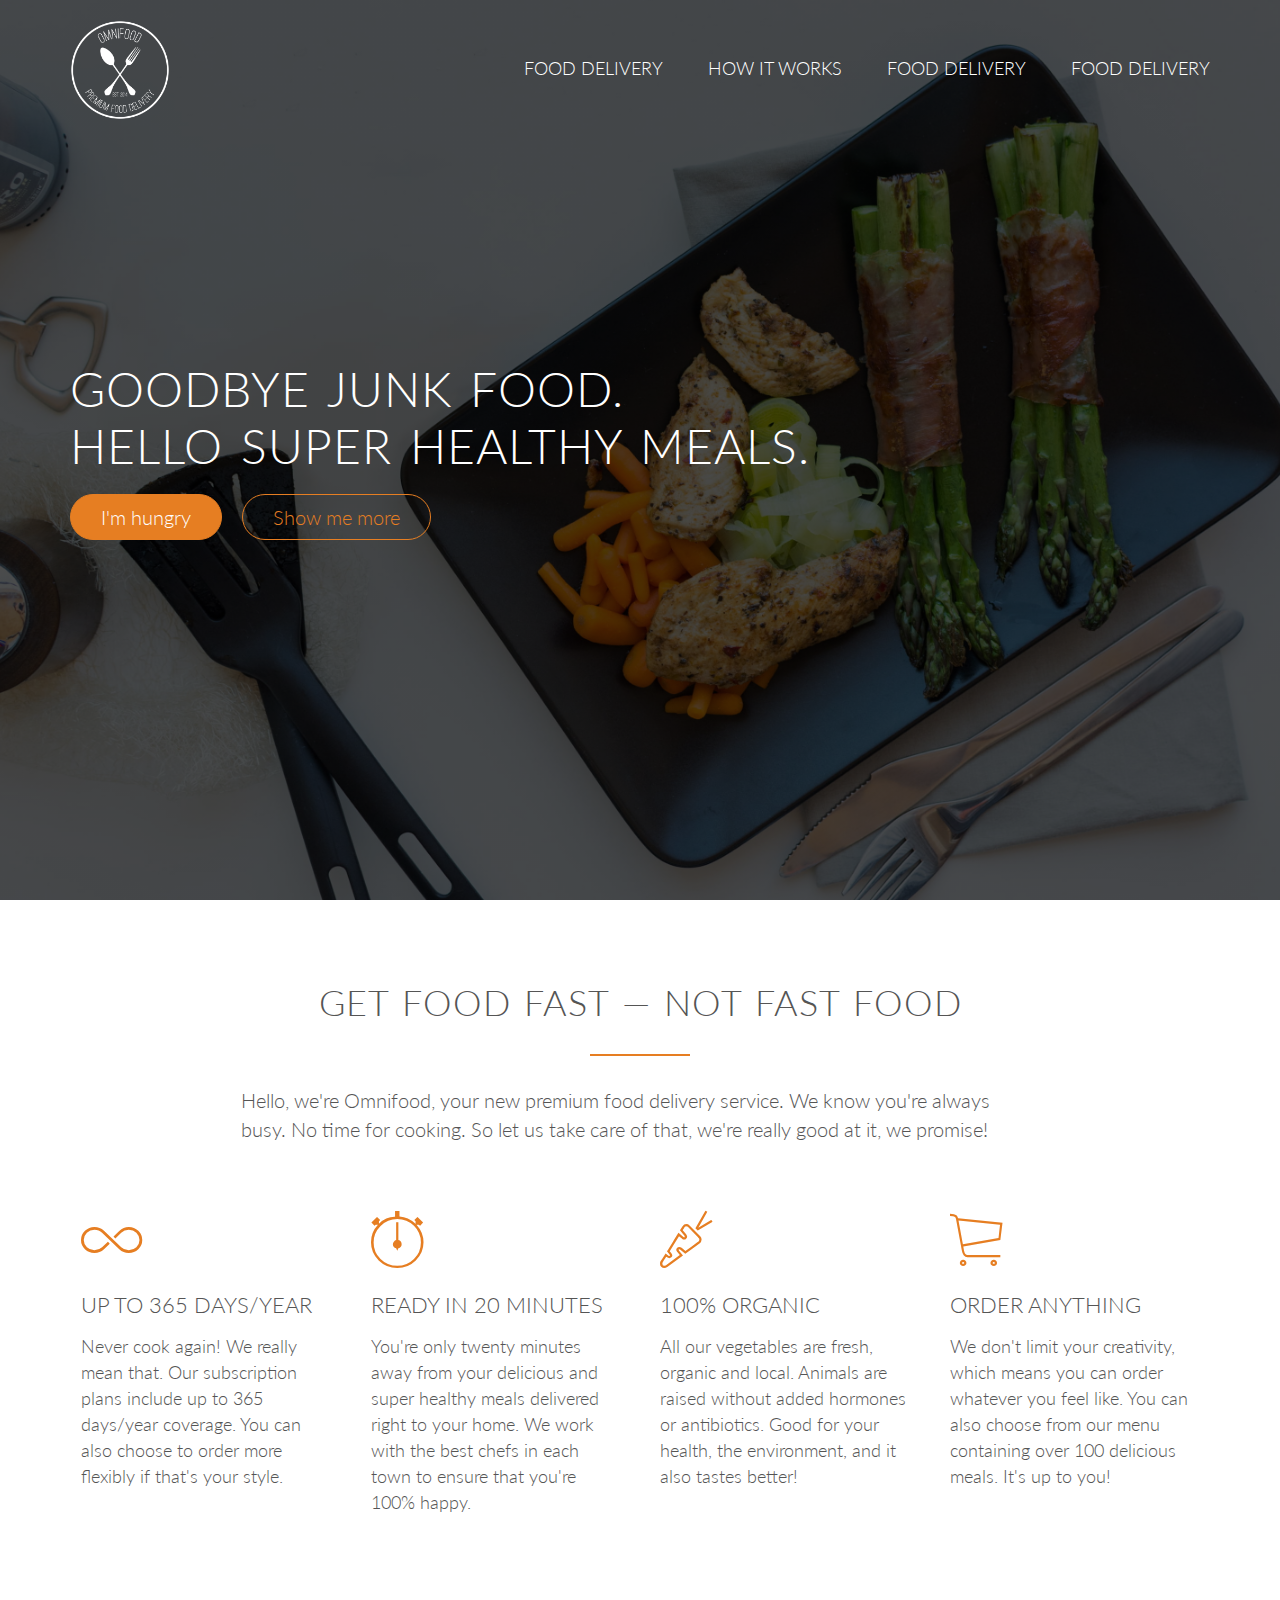
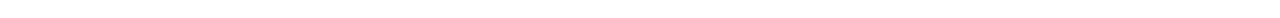
<file: css contents/2_features_sample/index.html>
<!DOCTYPE html>
<html lang="en">
<head>
  <meta name="viewport" content="width=device-width, initial-scale=1.0">

  <!-- i don't make -->
  <link rel="stylesheet" type="text/css" href="vendors/css/normalize.css">
  <link rel="stylesheet" type="text/css" href="vendors/css/grid.css">
  <link rel="stylesheet" type="text/css" href="vendors/css/ionicons.min.css">
  <link rel="stylesheet" type="text/css" href="vendors/css/animate.css">

  <!-- i make-->
  <link rel="stylesheet" type="text/css" href="resources/css/style.css">
  <link rel="stylesheet" type="text/css" href="resources/css/queries.css">

  <!-- fonts -->
  <link href='http://fonts.googleapis.com/css?family=Lato:100,300,400,300italic' rel='stylesheet' type='text/css'>

  <title>Omnifood</title>
</head>

<body>
  <header>
    <nav>
      <div class="row">
        <img src="resources/img/logo-white.png" alt="Omnifood logo" class="logo">
        <ul class="main-nav">
          <li><a href="#">Food delivery</a></li>
          <li><a href="#">How it works</a></li>
          <li><a href="#">Food delivery</a></li>
          <li><a href="#">Food delivery</a></li>
        </ul>
      </div>
    </nav>
    <div class="hero-text-box">
      <h1>Goodbye junk food.<br />Hello super healthy meals.</h1>
      <a class="btn btn-full js--scroll-to-plans" href="#">I'm hungry</a>
      <a class="btn btn-ghost js--scroll-to-start" href="#">Show me more</a>
    </div>
  </header>


  <section class="section-features">
    <div class="row">
      <h2>Get food fast &mdash; not fast food</h2>
      <p class="long-copy">
          Hello, we're Omnifood, your new premium food delivery service. We know you're always busy. No time for cooking. So let us take care of that, we're really good at it, we promise!
      </p>
    </div>

    <div class="row">
      <div class="col span-1-of-4 box">
        <i class="ion-ios-infinite-outline icon-big"></i>
        <h3>Up to 365 days/year</h3>
        <p>
            Never cook again! We really mean that. Our subscription plans include up to 365 days/year coverage. You can also choose to order more flexibly if that's your style.
        </p>
      </div>
      <div class="col span-1-of-4 box">
          <i class="ion-ios-stopwatch-outline icon-big"></i>
          <h3>Ready in 20 minutes</h3>
          <p>
              You're only twenty minutes away from your delicious and super healthy meals delivered right to your home. We work with the best chefs in each town to ensure that you're 100% happy.
          </p>
      </div>
      <div class="col span-1-of-4 box">
          <i class="ion-ios-nutrition-outline icon-big"></i>
          <h3>100% organic</h3>
          <p>
              All our vegetables are fresh, organic and local. Animals are raised without added hormones or antibiotics. Good for your health, the environment, and it also tastes better!
          </p>
      </div>
      <div class="col span-1-of-4 box">
          <i class="ion-ios-cart-outline icon-big"></i>
          <h3>Order anything</h3>
          <p>
              We don't limit your creativity, which means you can order whatever you feel like. You can also choose from our menu containing over 100 delicious meals. It's up to you!
          </p>
      </div>
    </div>
  </section>


</body>

</html>
</file>
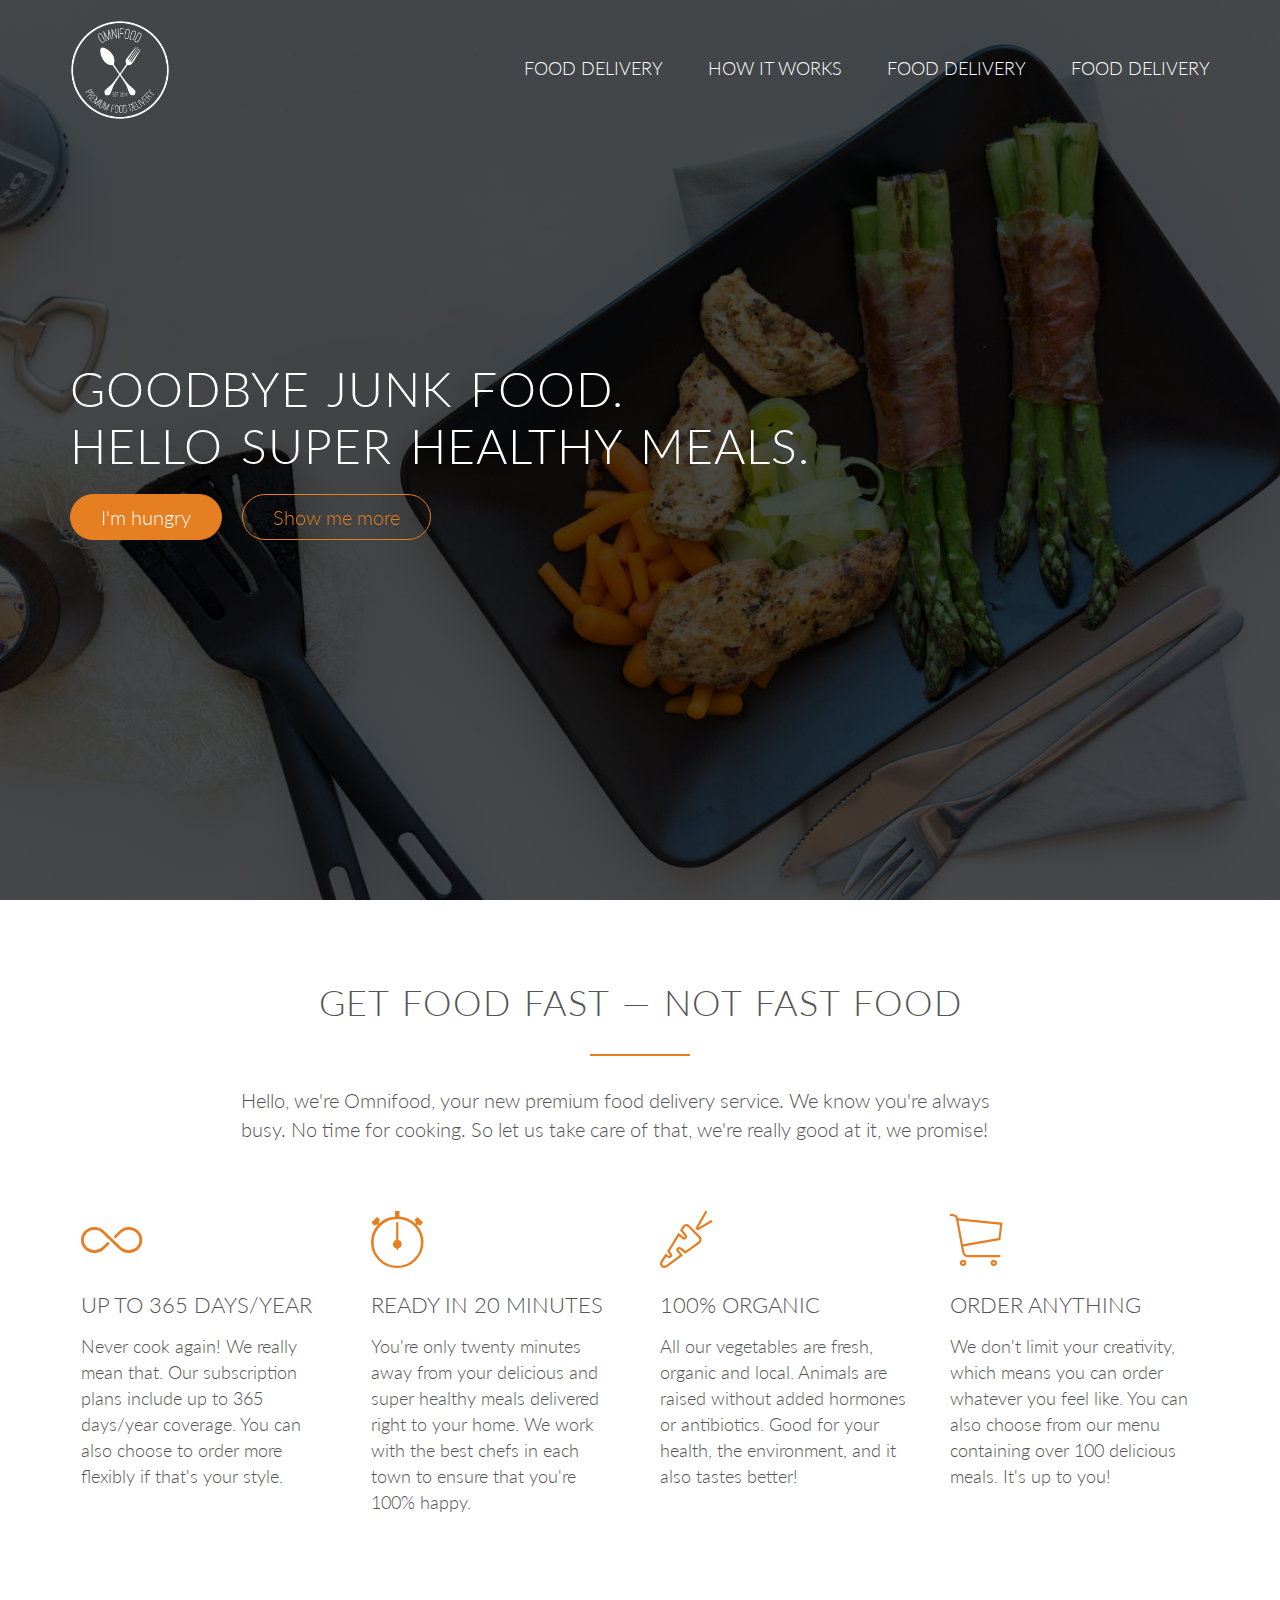
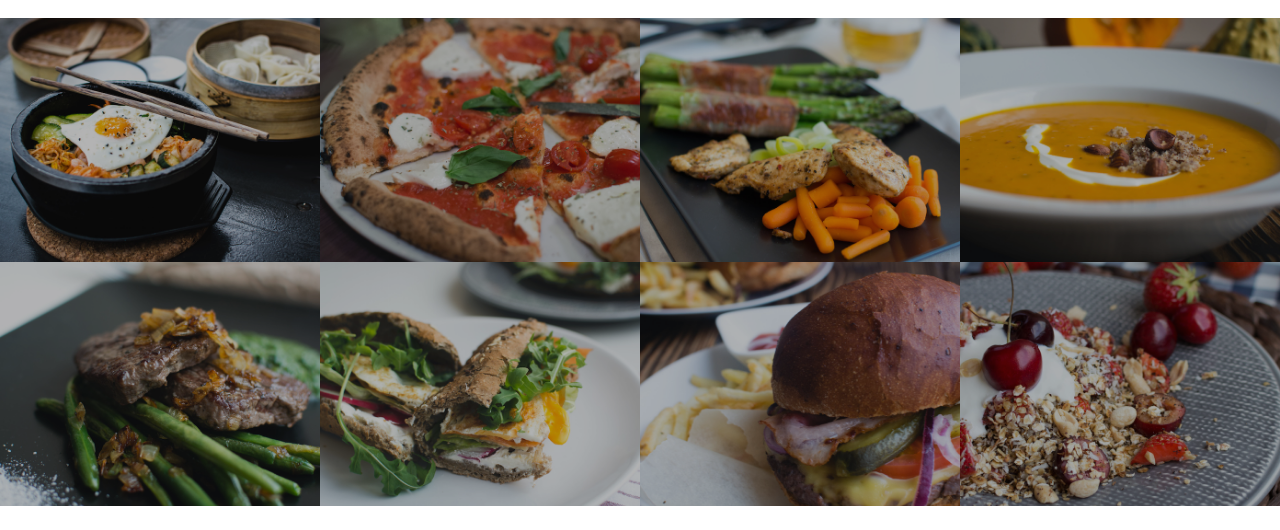
<file: css contents/3_favarite_sample/index.html>
<!DOCTYPE html>
<html lang="en">
<head>
  <meta name="viewport" content="width=device-width, initial-scale=1.0">

  <!-- i don't make -->
  <link rel="stylesheet" type="text/css" href="vendors/css/normalize.css">
  <link rel="stylesheet" type="text/css" href="vendors/css/grid.css">
  <link rel="stylesheet" type="text/css" href="vendors/css/ionicons.min.css">
  <link rel="stylesheet" type="text/css" href="vendors/css/animate.css">

  <!-- i make-->
  <link rel="stylesheet" type="text/css" href="resources/css/style.css">
  <link rel="stylesheet" type="text/css" href="resources/css/queries.css">

  <!-- fonts -->
  <link href='http://fonts.googleapis.com/css?family=Lato:100,300,400,300italic' rel='stylesheet' type='text/css'>

  <title>Omnifood</title>
</head>

<body>
  <header>
    <nav>
      <div class="row">
        <img src="resources/img/logo-white.png" alt="Omnifood logo" class="logo">
        <ul class="main-nav">
          <li><a href="#">Food delivery</a></li>
          <li><a href="#">How it works</a></li>
          <li><a href="#">Food delivery</a></li>
          <li><a href="#">Food delivery</a></li>
        </ul>
      </div>
    </nav>
    <div class="hero-text-box">
      <h1>Goodbye junk food.<br />Hello super healthy meals.</h1>
      <a class="btn btn-full js--scroll-to-plans" href="#">I'm hungry</a>
      <a class="btn btn-ghost js--scroll-to-start" href="#">Show me more</a>
    </div>
  </header>


  <section class="section-features">
    <div class="row">
      <h2>Get food fast &mdash; not fast food</h2>
      <p class="long-copy">
          Hello, we're Omnifood, your new premium food delivery service. We know you're always busy. No time for cooking. So let us take care of that, we're really good at it, we promise!
      </p>
    </div>

    <div class="row">
      <div class="col span-1-of-4 box">
        <i class="ion-ios-infinite-outline icon-big"></i>
        <h3>Up to 365 days/year</h3>
        <p>
            Never cook again! We really mean that. Our subscription plans include up to 365 days/year coverage. You can also choose to order more flexibly if that's your style.
        </p>
      </div>
      <div class="col span-1-of-4 box">
          <i class="ion-ios-stopwatch-outline icon-big"></i>
          <h3>Ready in 20 minutes</h3>
          <p>
              You're only twenty minutes away from your delicious and super healthy meals delivered right to your home. We work with the best chefs in each town to ensure that you're 100% happy.
          </p>
      </div>
      <div class="col span-1-of-4 box">
          <i class="ion-ios-nutrition-outline icon-big"></i>
          <h3>100% organic</h3>
          <p>
              All our vegetables are fresh, organic and local. Animals are raised without added hormones or antibiotics. Good for your health, the environment, and it also tastes better!
          </p>
      </div>
      <div class="col span-1-of-4 box">
          <i class="ion-ios-cart-outline icon-big"></i>
          <h3>Order anything</h3>
          <p>
              We don't limit your creativity, which means you can order whatever you feel like. You can also choose from our menu containing over 100 delicious meals. It's up to you!
          </p>
      </div>
    </div>
  </section>

  
  <section class="section-meals">
    <ul class="meals-showcase clearfix">
      <li>
          <figure class="meal-photo">
              <img src="resources/img/1.jpg" alt="Korean bibimbap with egg and vegetables">
          </figure>
      </li>
      <li>
          <figure class="meal-photo">
              <img src="resources/img/2.jpg" alt="Simple italian pizza with cherry tomatoes">
          </figure>
      </li>
      <li>
          <figure class="meal-photo">
              <img src="resources/img/3.jpg" alt="Chicken breast steak with vegetables">
          </figure>
      </li>
      <li>
          <figure class="meal-photo">
              <img src="resources/img/4.jpg" alt="Autumn pumpkin soup">
          </figure>
      </li>
    </ul>
    <ul class="meals-showcase clearfix">
        <li>
            <figure class="meal-photo">
                <img src="resources/img/5.jpg" alt="Paleo beef steak with vegetables">
            </figure>
        </li>
        <li>
            <figure class="meal-photo">
                <img src="resources/img/6.jpg" alt="Healthy baguette with egg and vegetables">
            </figure>
        </li>
        <li>
            <figure class="meal-photo">
                <img src="resources/img/7.jpg" alt="Burger with cheddar and bacon">
            </figure>
        </li>
        <li>
            <figure class="meal-photo">
                <img src="resources/img/8.jpg" alt="Granola with cherries and strawberries">
            </figure>
        </li>
    </ul>
  </section>


</body>

</html>
</file>
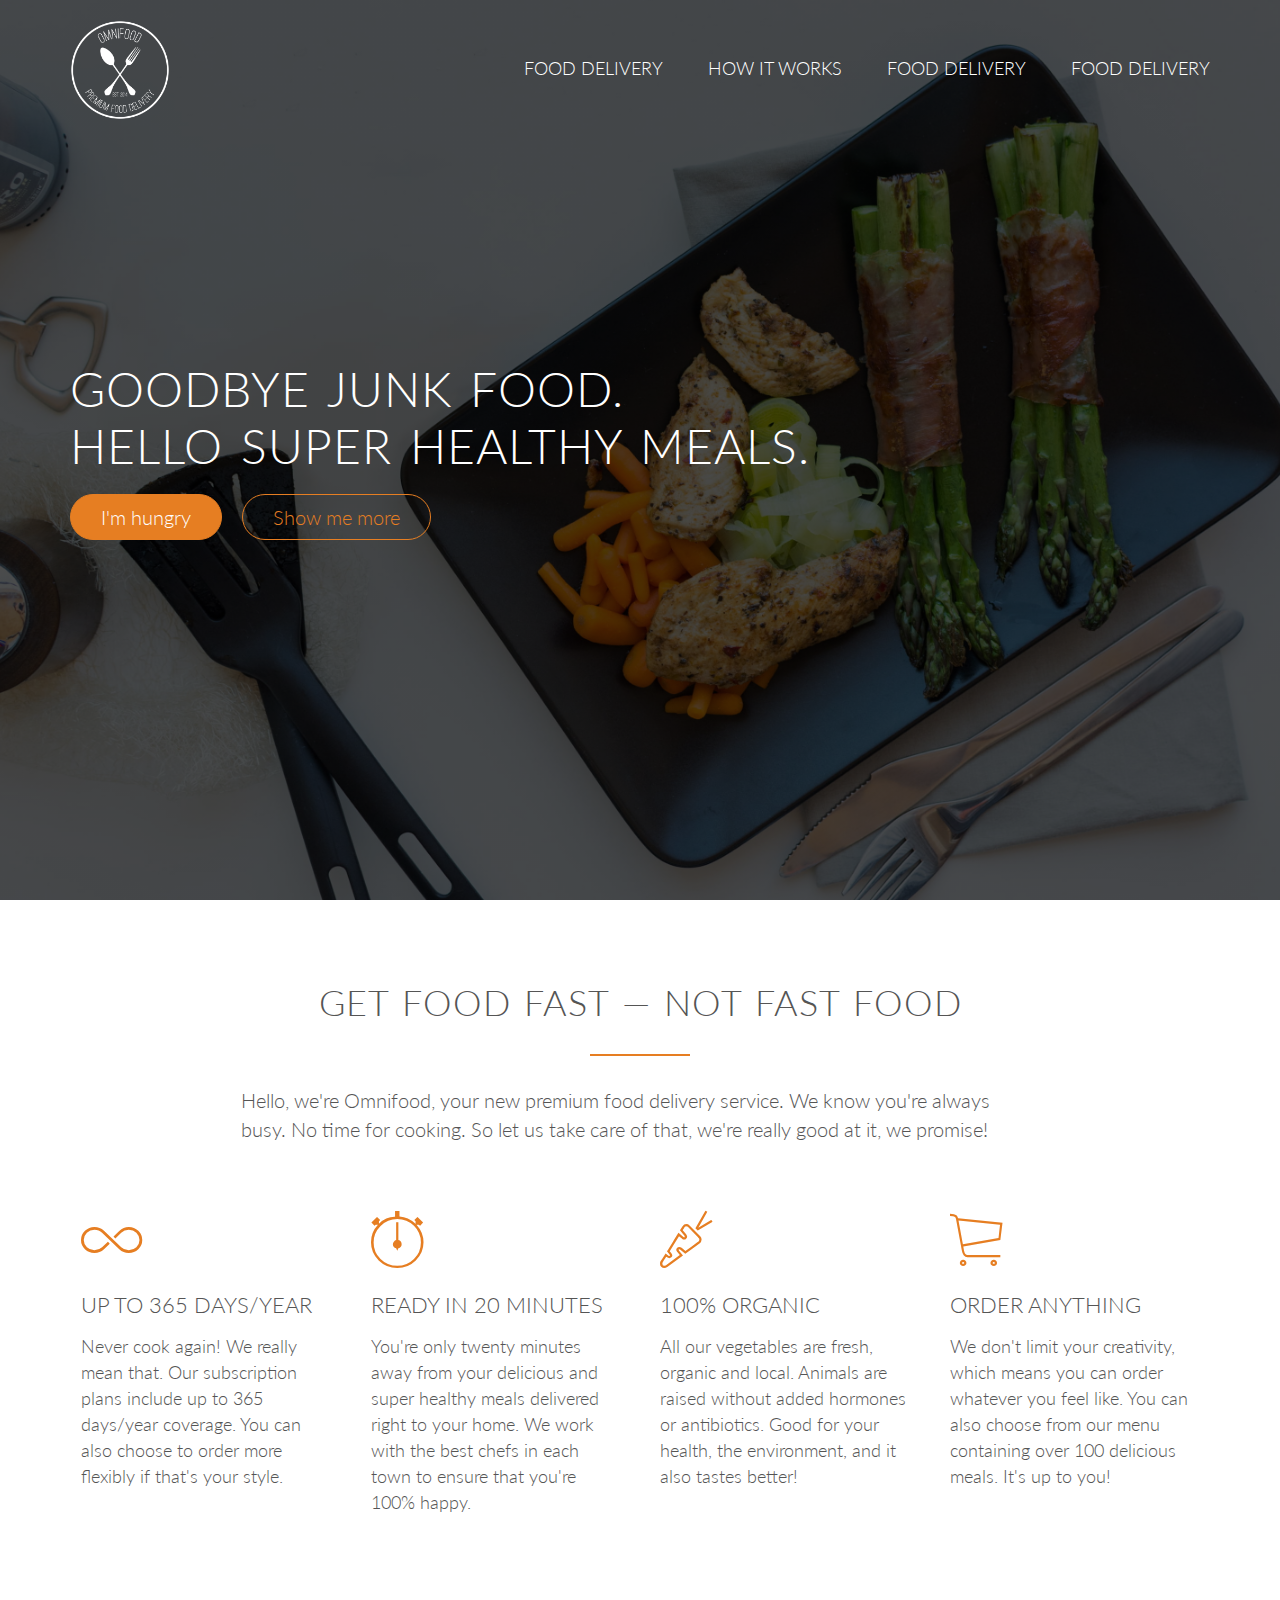
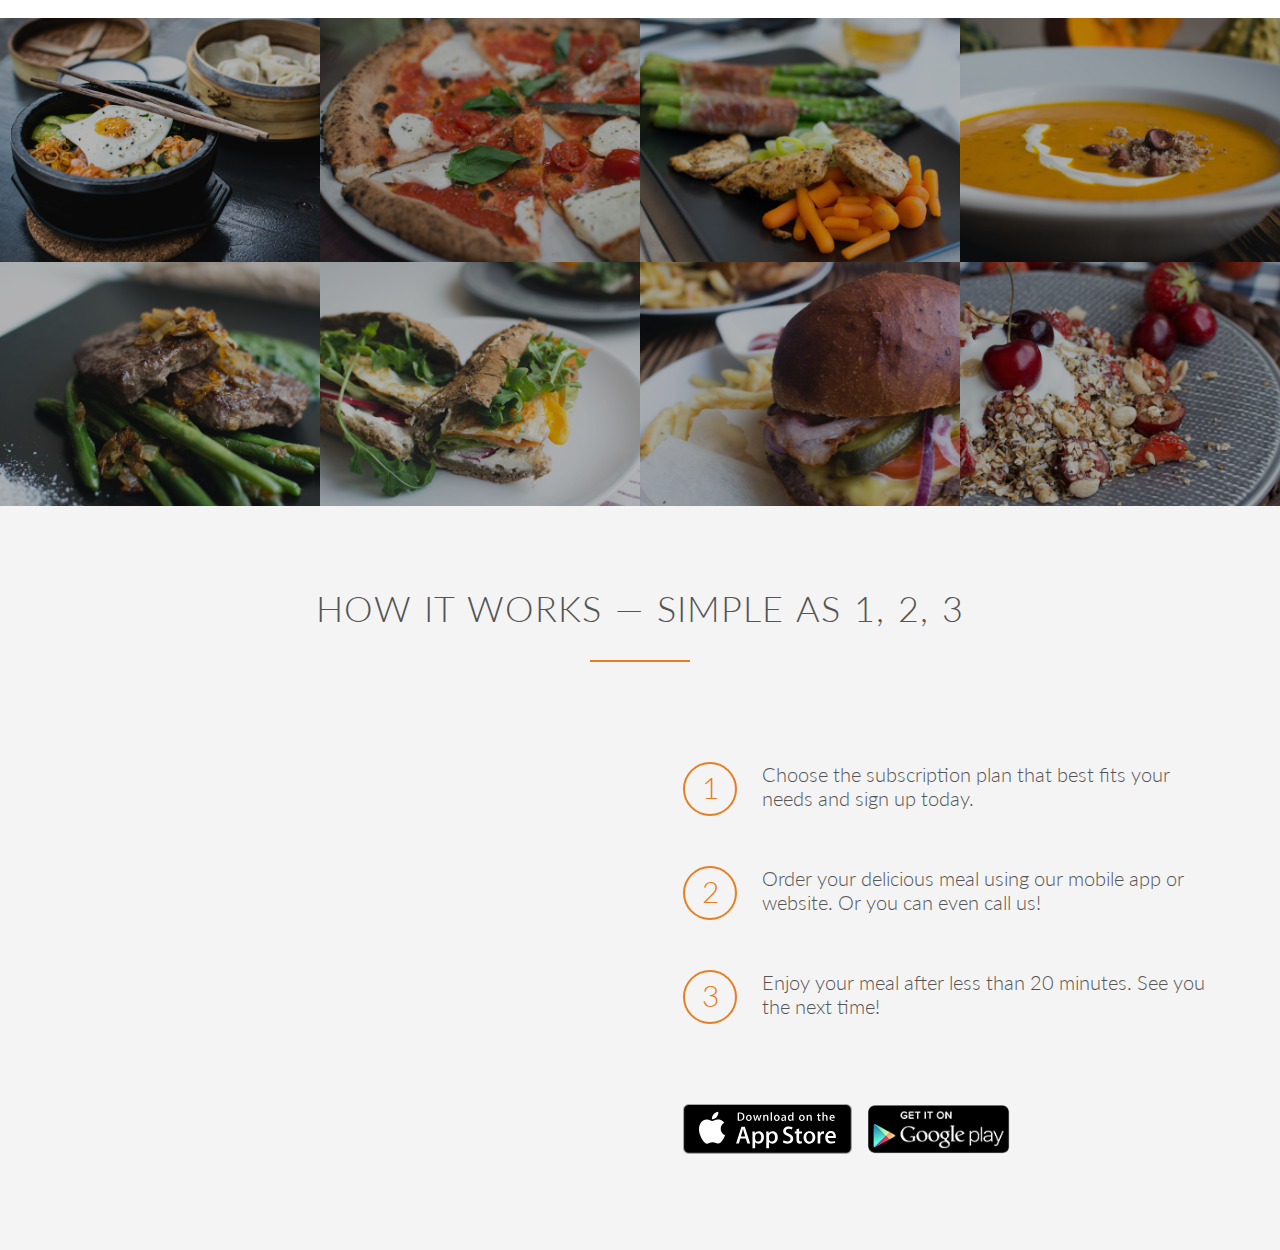
<file: css contents/4_works_sample/index.html>
<!DOCTYPE html>
<html lang="en">
<head>
    <meta name="viewport" content="width=device-width, initial-scale=1.0">

    <!-- i don't make -->
    <link rel="stylesheet" type="text/css" href="vendors/css/normalize.css">
    <link rel="stylesheet" type="text/css" href="vendors/css/grid.css">
    <link rel="stylesheet" type="text/css" href="vendors/css/ionicons.min.css">
    <link rel="stylesheet" type="text/css" href="vendors/css/animate.css">

    <!-- i make-->
    <link rel="stylesheet" type="text/css" href="resources/css/style.css">
    <link rel="stylesheet" type="text/css" href="resources/css/queries.css">

    <!-- fonts -->
    <link href='http://fonts.googleapis.com/css?family=Lato:100,300,400,300italic' rel='stylesheet' type='text/css'>

    <title>Omnifood</title>
</head>

<body>
    <header>
    <nav>
        <div class="row">
        <img src="resources/img/logo-white.png" alt="Omnifood logo" class="logo">
        <ul class="main-nav">
            <li><a href="#">Food delivery</a></li>
            <li><a href="#">How it works</a></li>
            <li><a href="#">Food delivery</a></li>
            <li><a href="#">Food delivery</a></li>
        </ul>
        </div>
    </nav>
    <div class="hero-text-box">
        <h1>Goodbye junk food.<br />Hello super healthy meals.</h1>
        <a class="btn btn-full js--scroll-to-plans" href="#">I'm hungry</a>
        <a class="btn btn-ghost js--scroll-to-start" href="#">Show me more</a>
    </div>
    </header>


    <section class="section-features">
    <div class="row">
        <h2>Get food fast &mdash; not fast food</h2>
        <p class="long-copy">
            Hello, we're Omnifood, your new premium food delivery service. We know you're always busy. No time for cooking. So let us take care of that, we're really good at it, we promise!
        </p>
    </div>

    <div class="row">
        <div class="col span-1-of-4 box">
        <i class="ion-ios-infinite-outline icon-big"></i>
        <h3>Up to 365 days/year</h3>
        <p>
            Never cook again! We really mean that. Our subscription plans include up to 365 days/year coverage. You can also choose to order more flexibly if that's your style.
        </p>
        </div>
        <div class="col span-1-of-4 box">
            <i class="ion-ios-stopwatch-outline icon-big"></i>
            <h3>Ready in 20 minutes</h3>
            <p>
                You're only twenty minutes away from your delicious and super healthy meals delivered right to your home. We work with the best chefs in each town to ensure that you're 100% happy.
            </p>
        </div>
        <div class="col span-1-of-4 box">
            <i class="ion-ios-nutrition-outline icon-big"></i>
            <h3>100% organic</h3>
            <p>
                All our vegetables are fresh, organic and local. Animals are raised without added hormones or antibiotics. Good for your health, the environment, and it also tastes better!
            </p>
        </div>
        <div class="col span-1-of-4 box">
            <i class="ion-ios-cart-outline icon-big"></i>
            <h3>Order anything</h3>
            <p>
                We don't limit your creativity, which means you can order whatever you feel like. You can also choose from our menu containing over 100 delicious meals. It's up to you!
            </p>
        </div>
    </div>
    </section>


    <section class="section-meals">
        <ul class="meals-showcase clearfix">
            <li>
                <figure class="meal-photo">
                    <img src="resources/img/1.jpg" alt="Korean bibimbap with egg and vegetables">
                </figure>
            </li>
            <li>
                <figure class="meal-photo">
                    <img src="resources/img/2.jpg" alt="Simple italian pizza with cherry tomatoes">
                </figure>
            </li>
            <li>
                <figure class="meal-photo">
                    <img src="resources/img/3.jpg" alt="Chicken breast steak with vegetables">
                </figure>
            </li>
            <li>
                <figure class="meal-photo">
                    <img src="resources/img/4.jpg" alt="Autumn pumpkin soup">
                </figure>
            </li>
        </ul>
        <ul class="meals-showcase clearfix">
            <li>
                <figure class="meal-photo">
                    <img src="resources/img/5.jpg" alt="Paleo beef steak with vegetables">
                </figure>
            </li>
            <li>
                <figure class="meal-photo">
                    <img src="resources/img/6.jpg" alt="Healthy baguette with egg and vegetables">
                </figure>
            </li>
            <li>
                <figure class="meal-photo">
                    <img src="resources/img/7.jpg" alt="Burger with cheddar and bacon">
                </figure>
            </li>
            <li>
                <figure class="meal-photo">
                    <img src="resources/img/8.jpg" alt="Granola with cherries and strawberries">
                </figure>
            </li>
        </ul>
    </section>


    <section class="section-steps" id="works">
            <div class="row">
                <h2>How it works &mdash; Simple as 1, 2, 3</h2>
            </div>
            <div class="row">
                <div class="col span-1-of-2 steps-box">
                    <img src="resources/img/app-iPhone.png" alt="Omnifood app on iPhone" class="app-screen js--wp-2">
                </div>
                <div class="col span-1-of-2 steps-box">
                    <div class="works-step clearfix">
                        <div>1</div>
                        <p>Choose the subscription plan that best fits your needs and sign up today.</p>
                    </div>
                    <div class="works-step clearfix">
                        <div>2</div>
                        <p>Order your delicious meal using our mobile app or website. Or you can even call us!</p>
                    </div>
                    <div class="works-step clearfix">
                        <div>3</div>
                        <p>Enjoy your meal after less than 20 minutes. See you the next time!</p>
                    </div>
                    
                    <a href="#" class="btn-app"><img src="resources/img/download-app.svg" alt="App Store Button"></a>
                    <a href="#" class="btn-app"><img src="resources/img/download-app-android.png" alt="Play Store Button"></a>
                </div>
            </div>
        </section>

</body>

</html>
</file>
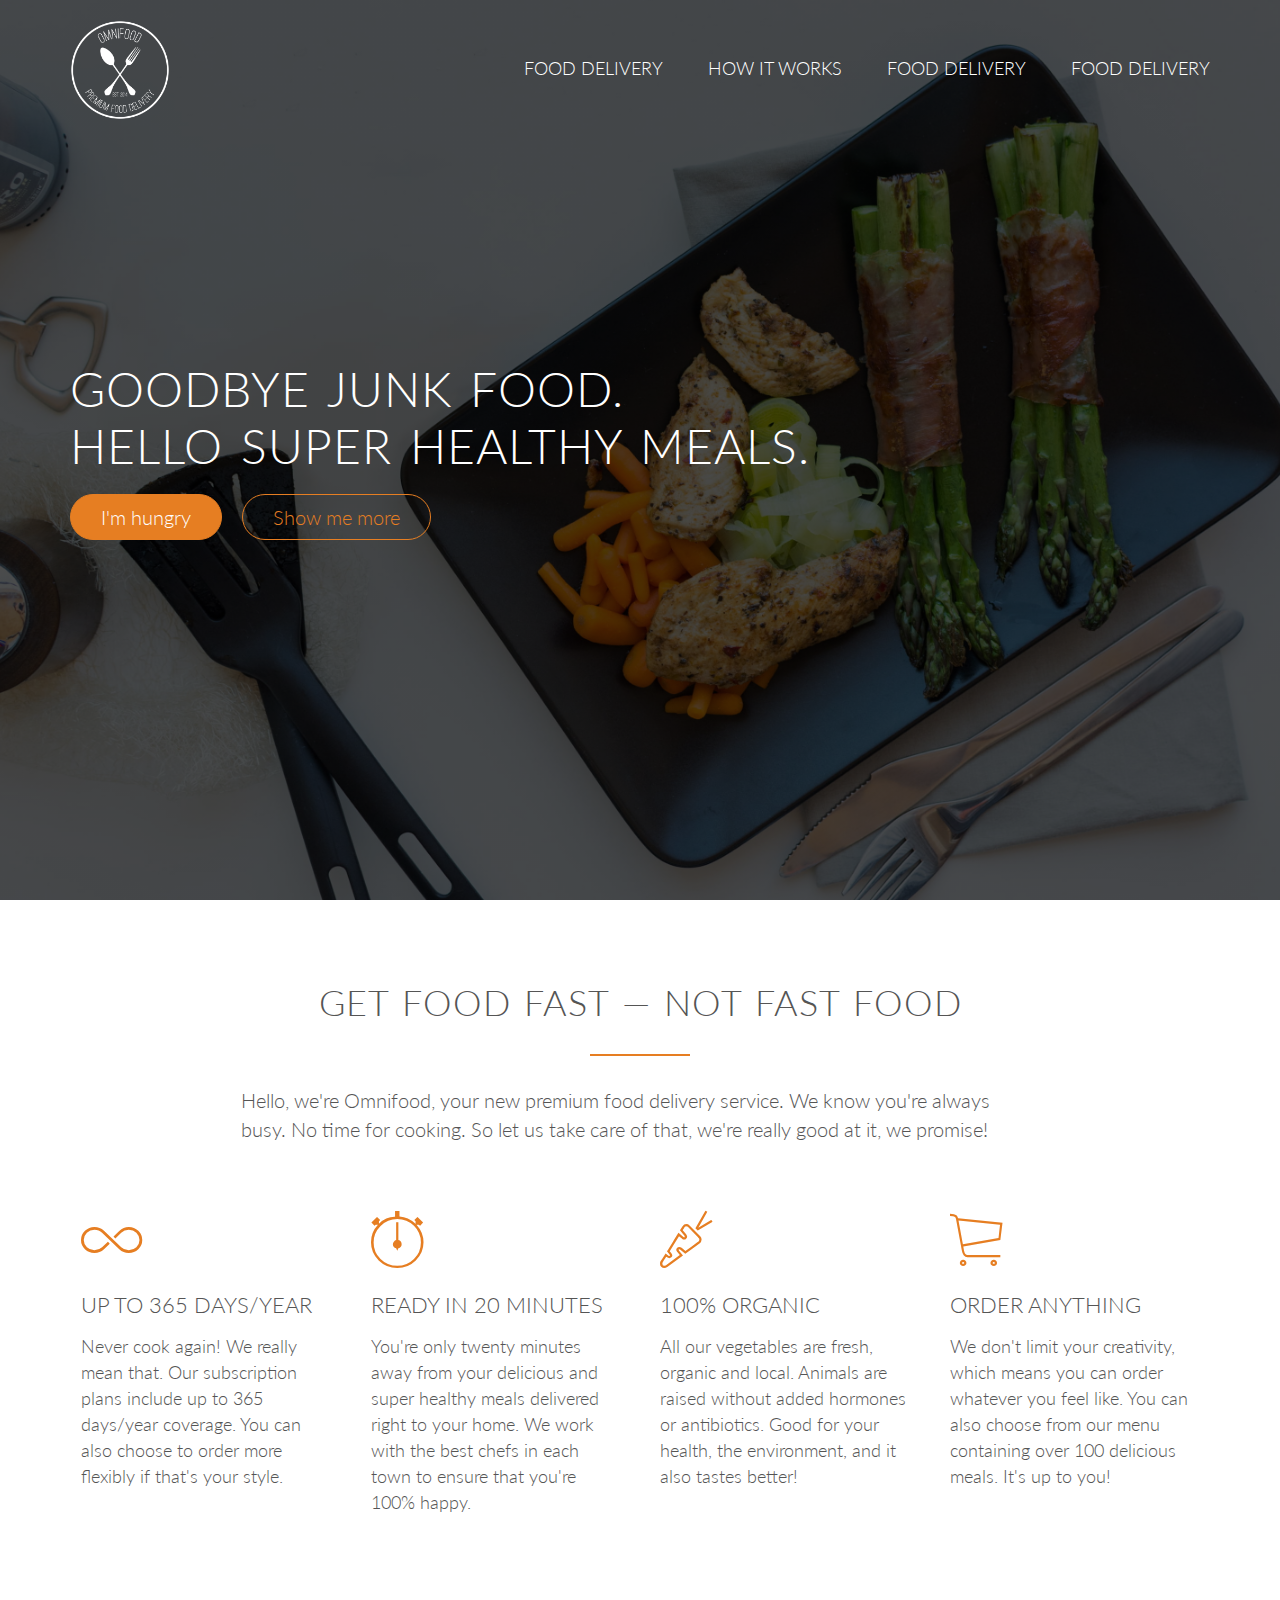
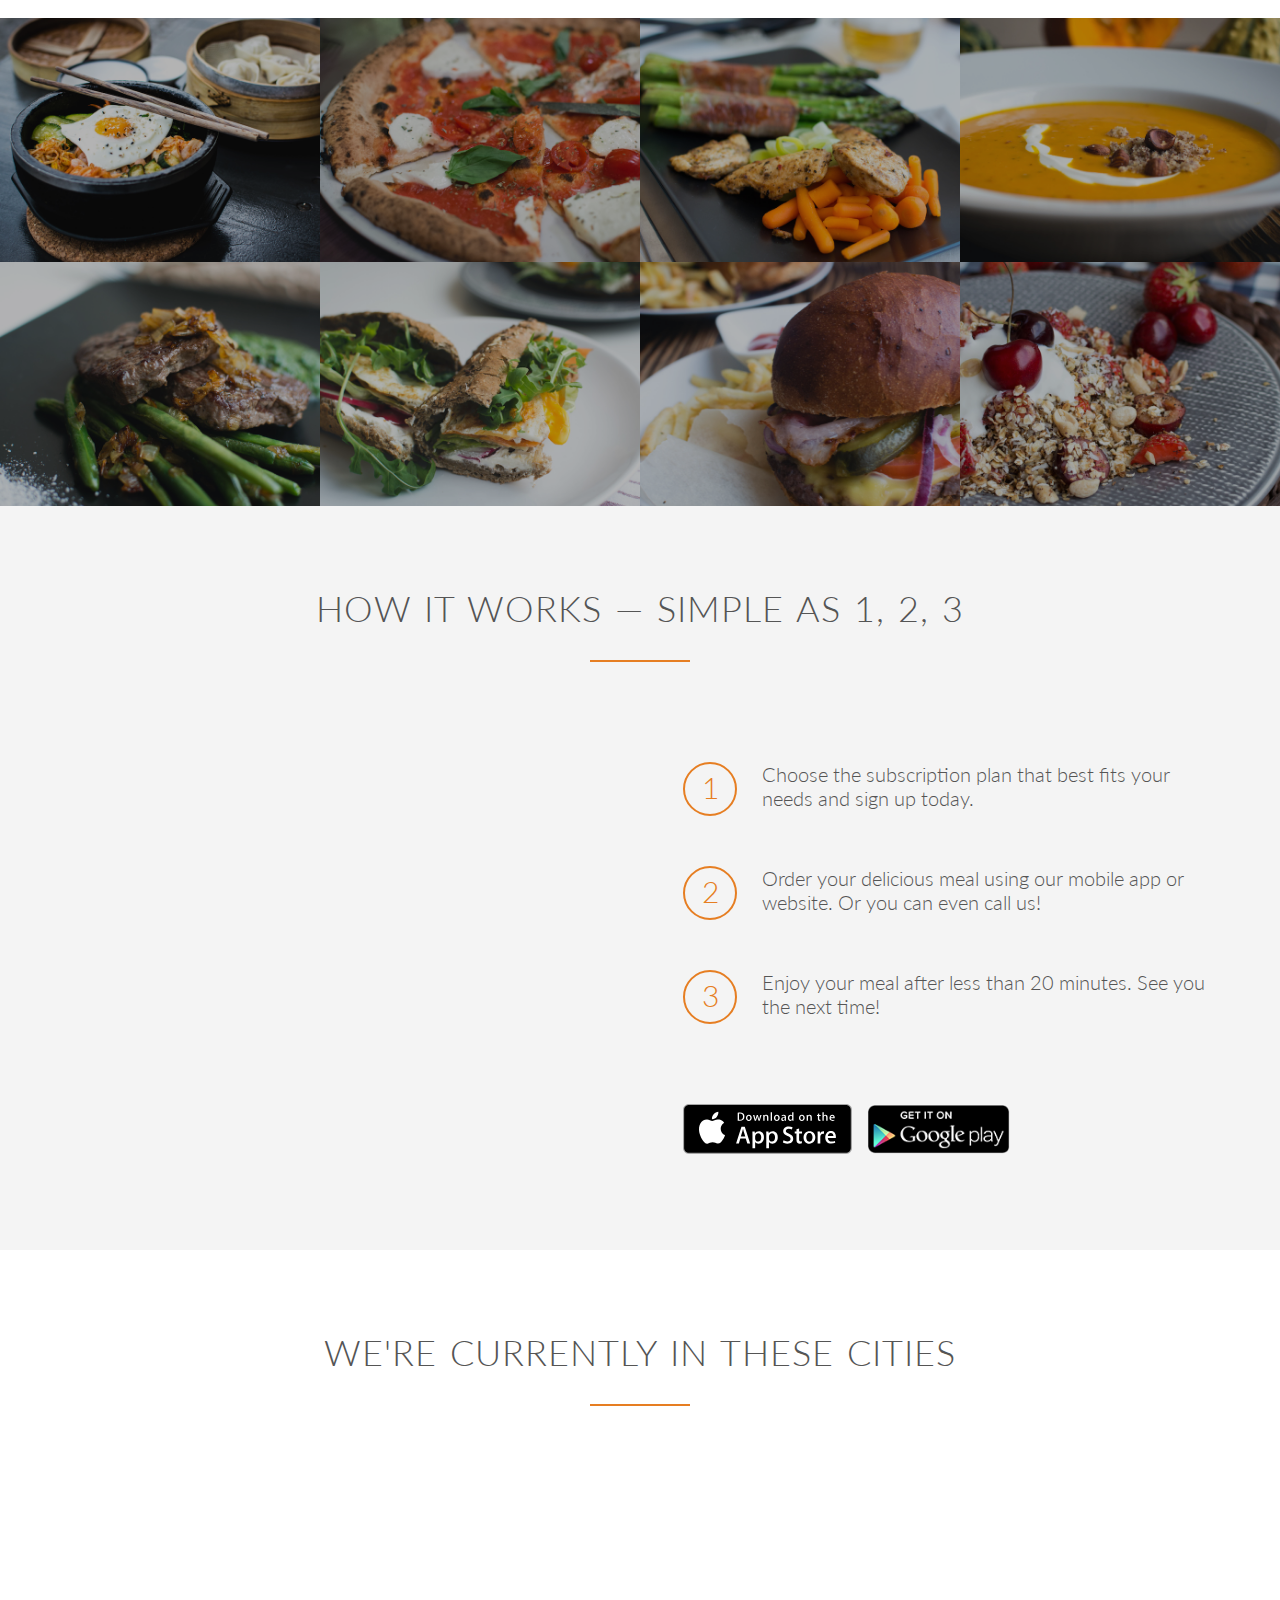
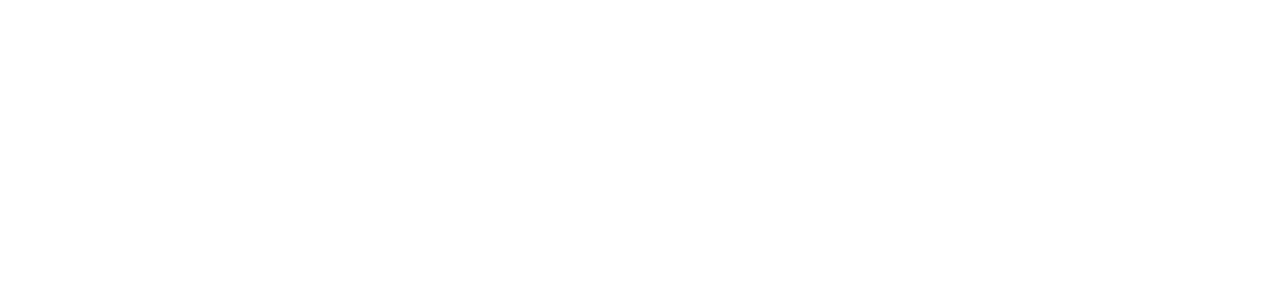
<file: css contents/5_cities_sample/index.html>
<!DOCTYPE html>
<html lang="en">
<head>
    <meta name="viewport" content="width=device-width, initial-scale=1.0">

    <!-- i don't make -->
    <link rel="stylesheet" type="text/css" href="vendors/css/normalize.css">
    <link rel="stylesheet" type="text/css" href="vendors/css/grid.css">
    <link rel="stylesheet" type="text/css" href="vendors/css/ionicons.min.css">
    <link rel="stylesheet" type="text/css" href="vendors/css/animate.css">

    <!-- i make-->
    <link rel="stylesheet" type="text/css" href="resources/css/style.css">
    <link rel="stylesheet" type="text/css" href="resources/css/queries.css">

    <!-- fonts -->
    <link href='http://fonts.googleapis.com/css?family=Lato:100,300,400,300italic' rel='stylesheet' type='text/css'>

    <title>Omnifood</title>
</head>

<body>
    <header>
    <nav>
        <div class="row">
        <img src="resources/img/logo-white.png" alt="Omnifood logo" class="logo">
        <ul class="main-nav">
            <li><a href="#">Food delivery</a></li>
            <li><a href="#">How it works</a></li>
            <li><a href="#">Food delivery</a></li>
            <li><a href="#">Food delivery</a></li>
        </ul>
        </div>
    </nav>
    <div class="hero-text-box">
        <h1>Goodbye junk food.<br />Hello super healthy meals.</h1>
        <a class="btn btn-full js--scroll-to-plans" href="#">I'm hungry</a>
        <a class="btn btn-ghost js--scroll-to-start" href="#">Show me more</a>
    </div>
    </header>


    <section class="section-features">
    <div class="row">
        <h2>Get food fast &mdash; not fast food</h2>
        <p class="long-copy">
            Hello, we're Omnifood, your new premium food delivery service. We know you're always busy. No time for cooking. So let us take care of that, we're really good at it, we promise!
        </p>
    </div>

    <div class="row">
        <div class="col span-1-of-4 box">
        <i class="ion-ios-infinite-outline icon-big"></i>
        <h3>Up to 365 days/year</h3>
        <p>
            Never cook again! We really mean that. Our subscription plans include up to 365 days/year coverage. You can also choose to order more flexibly if that's your style.
        </p>
        </div>
        <div class="col span-1-of-4 box">
            <i class="ion-ios-stopwatch-outline icon-big"></i>
            <h3>Ready in 20 minutes</h3>
            <p>
                You're only twenty minutes away from your delicious and super healthy meals delivered right to your home. We work with the best chefs in each town to ensure that you're 100% happy.
            </p>
        </div>
        <div class="col span-1-of-4 box">
            <i class="ion-ios-nutrition-outline icon-big"></i>
            <h3>100% organic</h3>
            <p>
                All our vegetables are fresh, organic and local. Animals are raised without added hormones or antibiotics. Good for your health, the environment, and it also tastes better!
            </p>
        </div>
        <div class="col span-1-of-4 box">
            <i class="ion-ios-cart-outline icon-big"></i>
            <h3>Order anything</h3>
            <p>
                We don't limit your creativity, which means you can order whatever you feel like. You can also choose from our menu containing over 100 delicious meals. It's up to you!
            </p>
        </div>
    </div>
    </section>


    <section class="section-meals">
        <ul class="meals-showcase clearfix">
            <li>
                <figure class="meal-photo">
                    <img src="resources/img/1.jpg" alt="Korean bibimbap with egg and vegetables">
                </figure>
            </li>
            <li>
                <figure class="meal-photo">
                    <img src="resources/img/2.jpg" alt="Simple italian pizza with cherry tomatoes">
                </figure>
            </li>
            <li>
                <figure class="meal-photo">
                    <img src="resources/img/3.jpg" alt="Chicken breast steak with vegetables">
                </figure>
            </li>
            <li>
                <figure class="meal-photo">
                    <img src="resources/img/4.jpg" alt="Autumn pumpkin soup">
                </figure>
            </li>
        </ul>
        <ul class="meals-showcase clearfix">
            <li>
                <figure class="meal-photo">
                    <img src="resources/img/5.jpg" alt="Paleo beef steak with vegetables">
                </figure>
            </li>
            <li>
                <figure class="meal-photo">
                    <img src="resources/img/6.jpg" alt="Healthy baguette with egg and vegetables">
                </figure>
            </li>
            <li>
                <figure class="meal-photo">
                    <img src="resources/img/7.jpg" alt="Burger with cheddar and bacon">
                </figure>
            </li>
            <li>
                <figure class="meal-photo">
                    <img src="resources/img/8.jpg" alt="Granola with cherries and strawberries">
                </figure>
            </li>
        </ul>
    </section>


    <section class="section-steps" id="works">
            <div class="row">
                <h2>How it works &mdash; Simple as 1, 2, 3</h2>
            </div>
            <div class="row">
                <div class="col span-1-of-2 steps-box">
                    <img src="resources/img/app-iPhone.png" alt="Omnifood app on iPhone" class="app-screen js--wp-2">
                </div>
                <div class="col span-1-of-2 steps-box">
                    <div class="works-step clearfix">
                        <div>1</div>
                        <p>Choose the subscription plan that best fits your needs and sign up today.</p>
                    </div>
                    <div class="works-step clearfix">
                        <div>2</div>
                        <p>Order your delicious meal using our mobile app or website. Or you can even call us!</p>
                    </div>
                    <div class="works-step clearfix">
                        <div>3</div>
                        <p>Enjoy your meal after less than 20 minutes. See you the next time!</p>
                    </div>
                    
                    <a href="#" class="btn-app"><img src="resources/img/download-app.svg" alt="App Store Button"></a>
                    <a href="#" class="btn-app"><img src="resources/img/download-app-android.png" alt="Play Store Button"></a>
                </div>
            </div>
        </section>

        <section class="section-cities" id="cities">
            <div class="row">
                <h2>We're currently in these cities</h2>
            </div>
            <div class="row js--wp-3">
                <div class="col span-1-of-4 box">
                    <img src="resources/img/lisbon-3.jpg" alt="Lisbon">
                    <h3>Lisbon</h3>
                    <div class="city-feature">
                        <i class="ion-ios-person icon-small"></i>
                        1600+ happy eaters
                    </div>
                    <div class="city-feature">
                        <i class="ion-ios-star icon-small"></i>
                        60+ top chefs
                    </div>
                    <div class="city-feature">
                        <i class="ion-social-twitter icon-small"></i>
                        <a href="#">@omnifood_lx</a>
                    </div>
                </div>
                <div class="col span-1-of-4 box">
                    <img src="resources/img/san-francisco.jpg" alt="San Francisco">
                    <h3>San Francisco</h3>
                    <div class="city-feature">
                        <i class="ion-ios-person icon-small"></i>
                        3700+ happy eaters
                    </div>
                    <div class="city-feature">
                        <i class="ion-ios-star icon-small"></i>
                        160+ top chefs
                    </div>
                    <div class="city-feature">
                        <i class="ion-social-twitter icon-small"></i>
                        <a href="#">@omnifood_sf</a>
                    </div>
                </div>
                <div class="col span-1-of-4 box">
                    <img src="resources/img/berlin.jpg" alt="Berlin">
                    <h3>Berlin</h3>
                    <div class="city-feature">
                        <i class="ion-ios-person icon-small"></i>
                        2300+ happy eaters
                    </div>
                    <div class="city-feature">
                        <i class="ion-ios-star icon-small"></i>
                        110+ top chefs
                    </div>
                    <div class="city-feature">
                        <i class="ion-social-twitter icon-small"></i>
                        <a href="#">@omnifood_berlin</a>
                    </div>
                </div>
                <div class="col span-1-of-4 box">
                    <img src="resources/img/london.jpg" alt="London">
                    <h3>London</h3>
                    <div class="city-feature">
                        <i class="ion-ios-person icon-small"></i>
                        1200+ happy eaters
                    </div>
                    <div class="city-feature">
                        <i class="ion-ios-star icon-small"></i>
                        50+ top chefs
                    </div>
                    <div class="city-feature">
                        <i class="ion-social-twitter icon-small"></i>
                        <a href="#">@omnifood_london</a>
                    </div>
                </div>
            </div>
        </section>
</body>

</html>
</file>
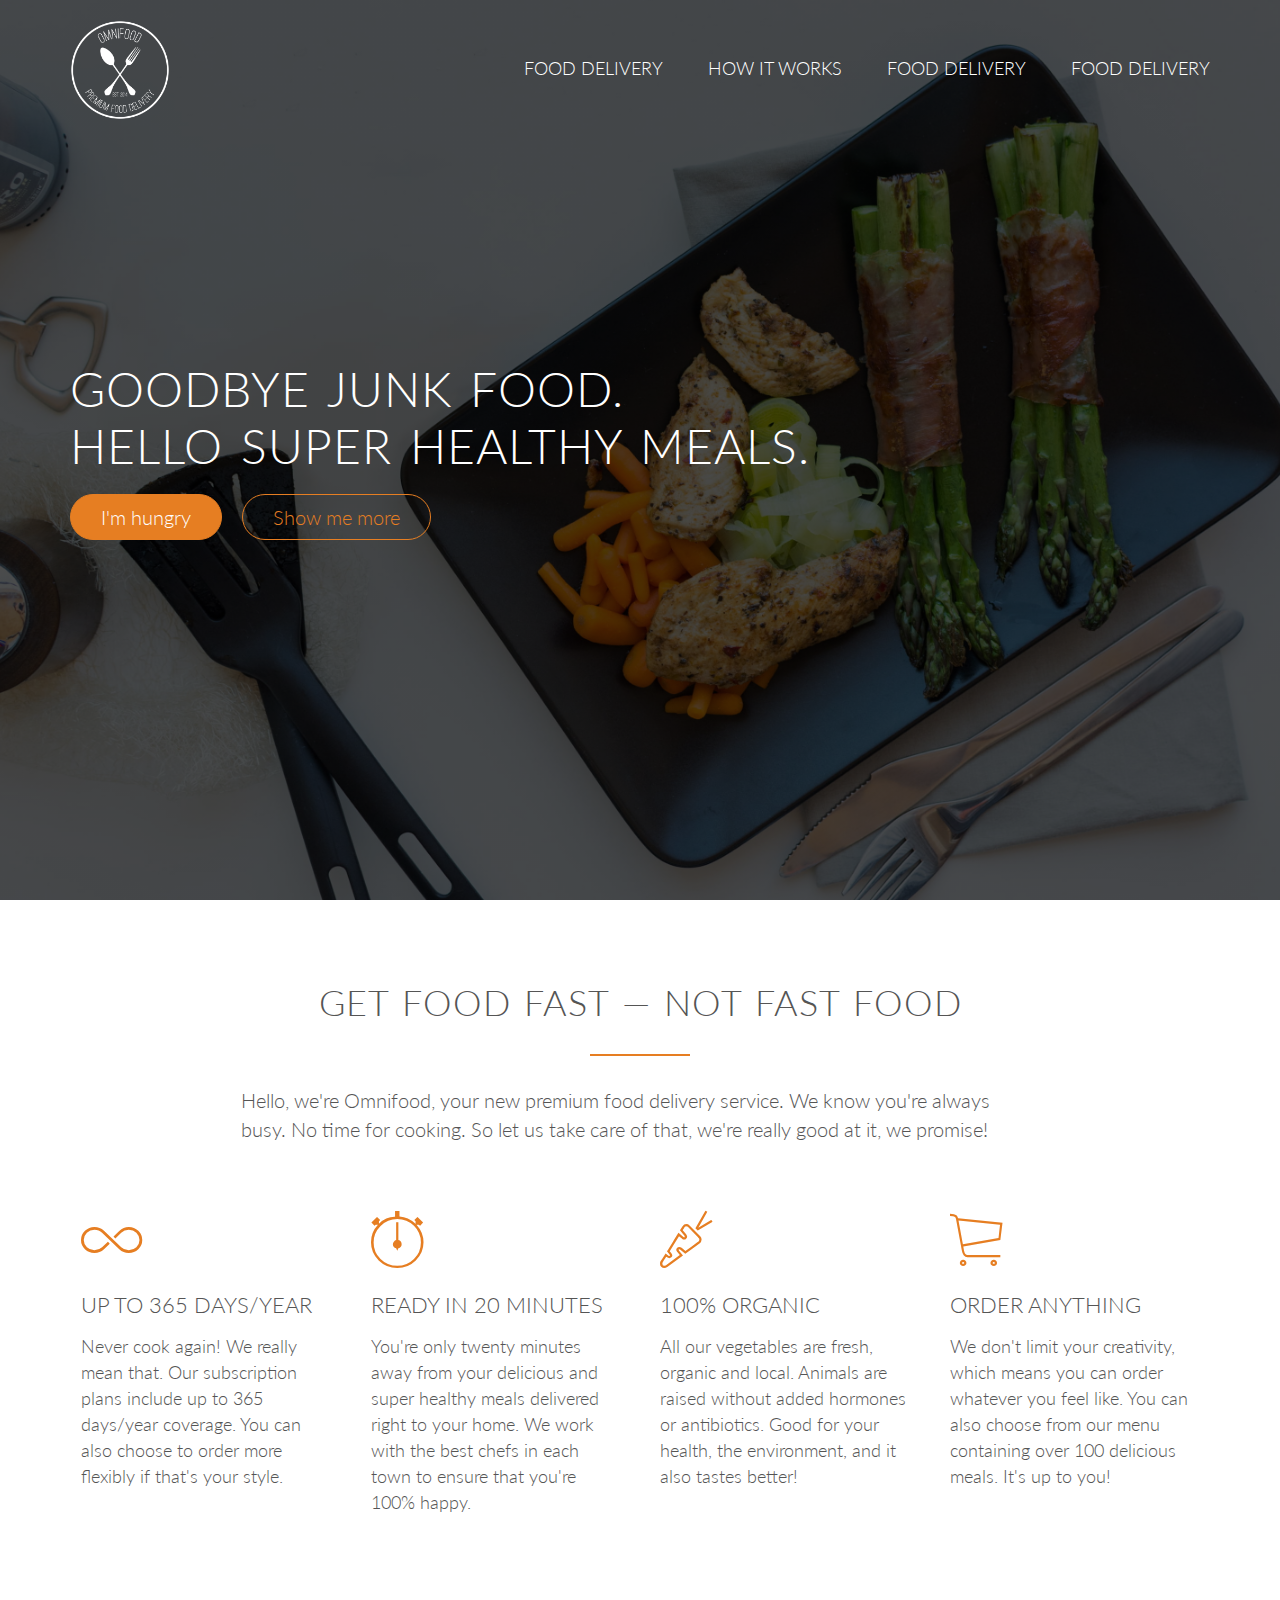
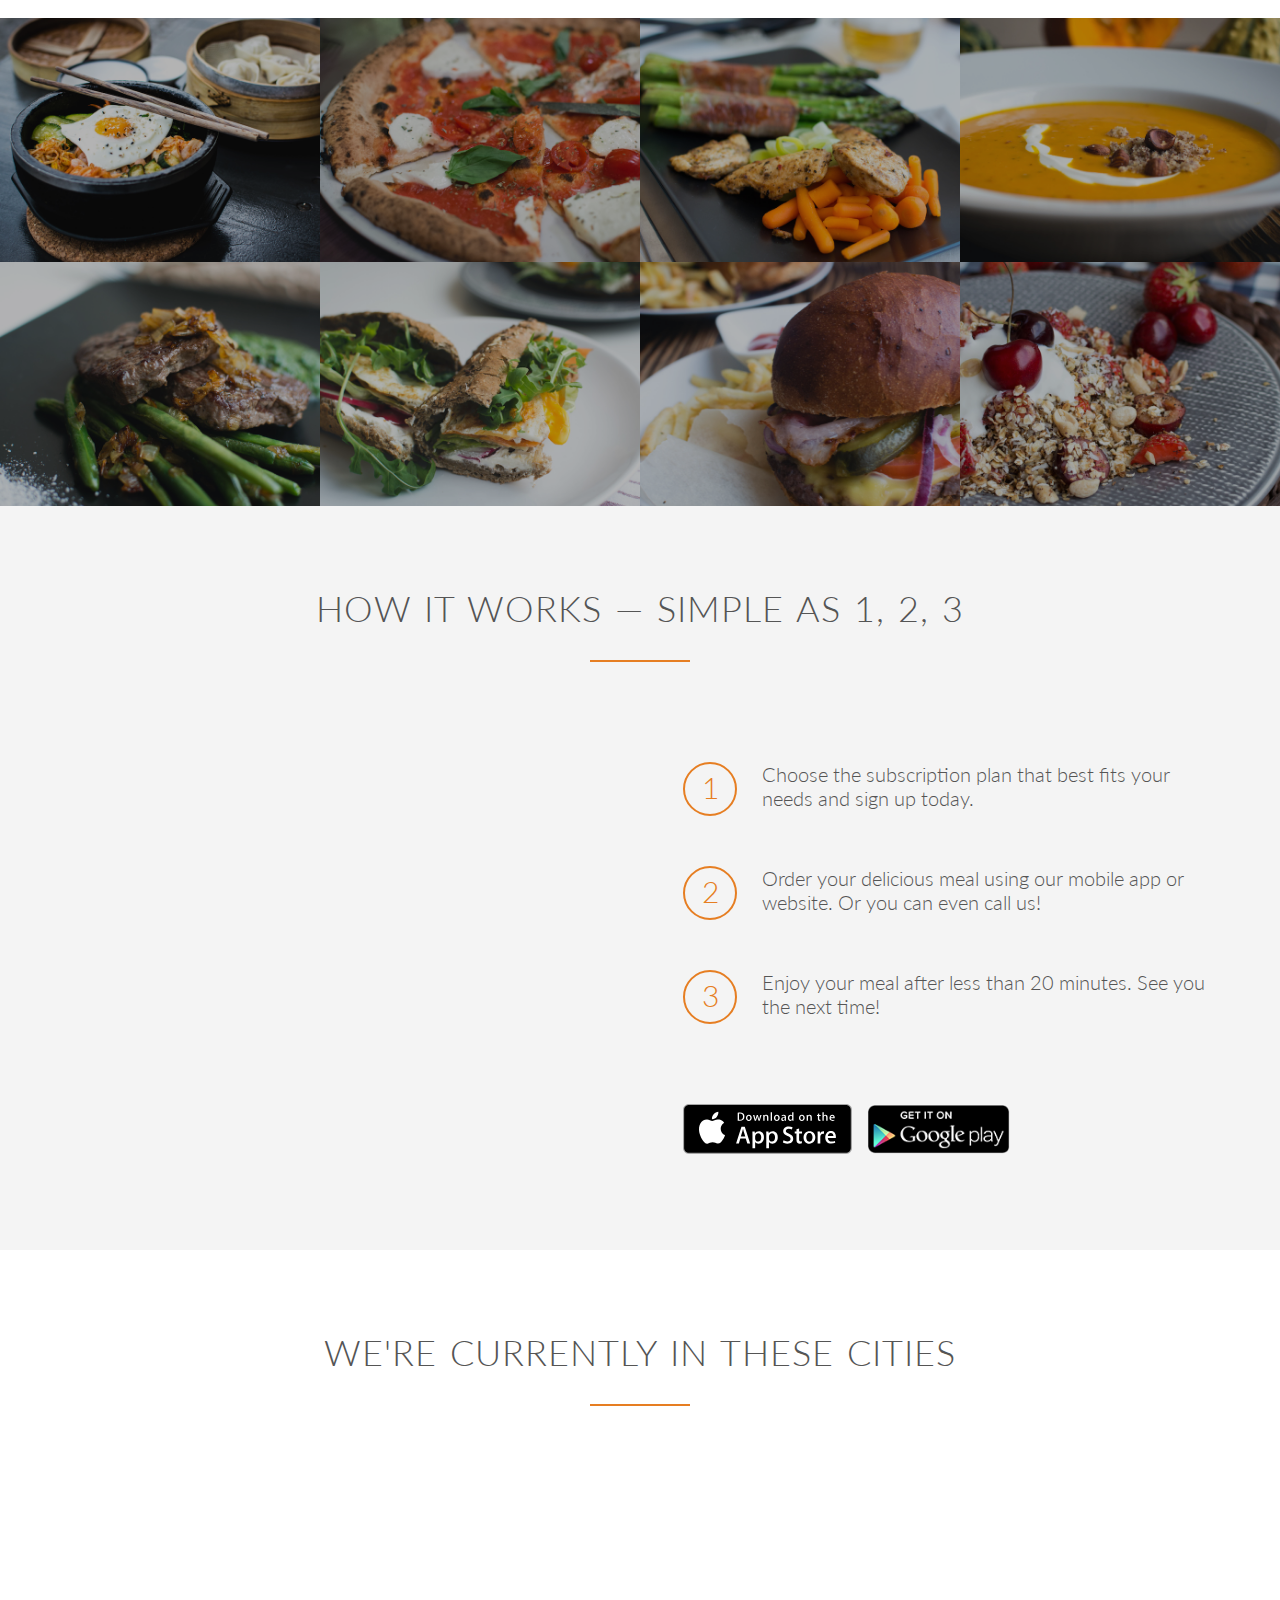
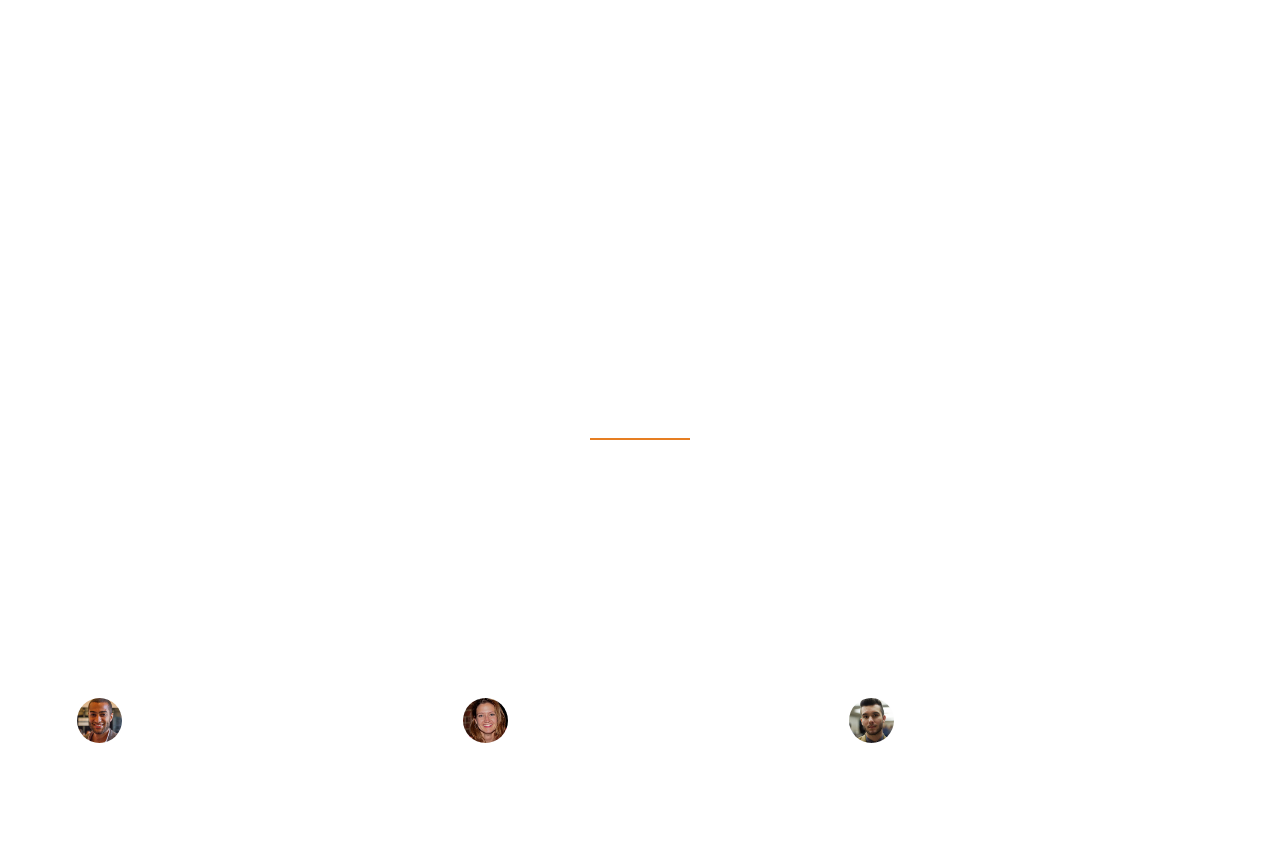
<file: css contents/6_customer_sample/index.html>
<!DOCTYPE html>
<html lang="en">
<head>
    <meta name="viewport" content="width=device-width, initial-scale=1.0">

    <!-- i don't make -->
    <link rel="stylesheet" type="text/css" href="vendors/css/normalize.css">
    <link rel="stylesheet" type="text/css" href="vendors/css/grid.css">
    <link rel="stylesheet" type="text/css" href="vendors/css/ionicons.min.css">
    <link rel="stylesheet" type="text/css" href="vendors/css/animate.css">

    <!-- i make-->
    <link rel="stylesheet" type="text/css" href="resources/css/style.css">
    <link rel="stylesheet" type="text/css" href="resources/css/queries.css">

    <!-- fonts -->
    <link href='http://fonts.googleapis.com/css?family=Lato:100,300,400,300italic' rel='stylesheet' type='text/css'>

    <title>Omnifood</title>
</head>

<body>
    <header>
    <nav>
        <div class="row">
        <img src="resources/img/logo-white.png" alt="Omnifood logo" class="logo">
        <ul class="main-nav">
            <li><a href="#">Food delivery</a></li>
            <li><a href="#">How it works</a></li>
            <li><a href="#">Food delivery</a></li>
            <li><a href="#">Food delivery</a></li>
        </ul>
        </div>
    </nav>
    <div class="hero-text-box">
        <h1>Goodbye junk food.<br />Hello super healthy meals.</h1>
        <a class="btn btn-full js--scroll-to-plans" href="#">I'm hungry</a>
        <a class="btn btn-ghost js--scroll-to-start" href="#">Show me more</a>
    </div>
    </header>


    <section class="section-features">
    <div class="row">
        <h2>Get food fast &mdash; not fast food</h2>
        <p class="long-copy">
            Hello, we're Omnifood, your new premium food delivery service. We know you're always busy. No time for cooking. So let us take care of that, we're really good at it, we promise!
        </p>
    </div>

    <div class="row">
        <div class="col span-1-of-4 box">
        <i class="ion-ios-infinite-outline icon-big"></i>
        <h3>Up to 365 days/year</h3>
        <p>
            Never cook again! We really mean that. Our subscription plans include up to 365 days/year coverage. You can also choose to order more flexibly if that's your style.
        </p>
        </div>
        <div class="col span-1-of-4 box">
            <i class="ion-ios-stopwatch-outline icon-big"></i>
            <h3>Ready in 20 minutes</h3>
            <p>
                You're only twenty minutes away from your delicious and super healthy meals delivered right to your home. We work with the best chefs in each town to ensure that you're 100% happy.
            </p>
        </div>
        <div class="col span-1-of-4 box">
            <i class="ion-ios-nutrition-outline icon-big"></i>
            <h3>100% organic</h3>
            <p>
                All our vegetables are fresh, organic and local. Animals are raised without added hormones or antibiotics. Good for your health, the environment, and it also tastes better!
            </p>
        </div>
        <div class="col span-1-of-4 box">
            <i class="ion-ios-cart-outline icon-big"></i>
            <h3>Order anything</h3>
            <p>
                We don't limit your creativity, which means you can order whatever you feel like. You can also choose from our menu containing over 100 delicious meals. It's up to you!
            </p>
        </div>
    </div>
    </section>


    <section class="section-meals">
        <ul class="meals-showcase clearfix">
            <li>
                <figure class="meal-photo">
                    <img src="resources/img/1.jpg" alt="Korean bibimbap with egg and vegetables">
                </figure>
            </li>
            <li>
                <figure class="meal-photo">
                    <img src="resources/img/2.jpg" alt="Simple italian pizza with cherry tomatoes">
                </figure>
            </li>
            <li>
                <figure class="meal-photo">
                    <img src="resources/img/3.jpg" alt="Chicken breast steak with vegetables">
                </figure>
            </li>
            <li>
                <figure class="meal-photo">
                    <img src="resources/img/4.jpg" alt="Autumn pumpkin soup">
                </figure>
            </li>
        </ul>
        <ul class="meals-showcase clearfix">
            <li>
                <figure class="meal-photo">
                    <img src="resources/img/5.jpg" alt="Paleo beef steak with vegetables">
                </figure>
            </li>
            <li>
                <figure class="meal-photo">
                    <img src="resources/img/6.jpg" alt="Healthy baguette with egg and vegetables">
                </figure>
            </li>
            <li>
                <figure class="meal-photo">
                    <img src="resources/img/7.jpg" alt="Burger with cheddar and bacon">
                </figure>
            </li>
            <li>
                <figure class="meal-photo">
                    <img src="resources/img/8.jpg" alt="Granola with cherries and strawberries">
                </figure>
            </li>
        </ul>
    </section>


    <section class="section-steps" id="works">
        <div class="row">
            <h2>How it works &mdash; Simple as 1, 2, 3</h2>
        </div>
        <div class="row">
            <div class="col span-1-of-2 steps-box">
                <img src="resources/img/app-iPhone.png" alt="Omnifood app on iPhone" class="app-screen js--wp-2">
            </div>
            <div class="col span-1-of-2 steps-box">
                <div class="works-step clearfix">
                    <div>1</div>
                    <p>Choose the subscription plan that best fits your needs and sign up today.</p>
                </div>
                <div class="works-step clearfix">
                    <div>2</div>
                    <p>Order your delicious meal using our mobile app or website. Or you can even call us!</p>
                </div>
                <div class="works-step clearfix">
                    <div>3</div>
                    <p>Enjoy your meal after less than 20 minutes. See you the next time!</p>
                </div>
                
                <a href="#" class="btn-app"><img src="resources/img/download-app.svg" alt="App Store Button"></a>
                <a href="#" class="btn-app"><img src="resources/img/download-app-android.png" alt="Play Store Button"></a>
            </div>
        </div>
    </section>


    <section class="section-cities" id="cities">
        <div class="row">
            <h2>We're currently in these cities</h2>
        </div>
        <div class="row js--wp-3">
            <div class="col span-1-of-4 box">
                <img src="resources/img/lisbon-3.jpg" alt="Lisbon">
                <h3>Lisbon</h3>
                <div class="city-feature">
                    <i class="ion-ios-person icon-small"></i>
                    1600+ happy eaters
                </div>
                <div class="city-feature">
                    <i class="ion-ios-star icon-small"></i>
                    60+ top chefs
                </div>
                <div class="city-feature">
                    <i class="ion-social-twitter icon-small"></i>
                    <a href="#">@omnifood_lx</a>
                </div>
            </div>
            <div class="col span-1-of-4 box">
                <img src="resources/img/san-francisco.jpg" alt="San Francisco">
                <h3>San Francisco</h3>
                <div class="city-feature">
                    <i class="ion-ios-person icon-small"></i>
                    3700+ happy eaters
                </div>
                <div class="city-feature">
                    <i class="ion-ios-star icon-small"></i>
                    160+ top chefs
                </div>
                <div class="city-feature">
                    <i class="ion-social-twitter icon-small"></i>
                    <a href="#">@omnifood_sf</a>
                </div>
            </div>
            <div class="col span-1-of-4 box">
                <img src="resources/img/berlin.jpg" alt="Berlin">
                <h3>Berlin</h3>
                <div class="city-feature">
                    <i class="ion-ios-person icon-small"></i>
                    2300+ happy eaters
                </div>
                <div class="city-feature">
                    <i class="ion-ios-star icon-small"></i>
                    110+ top chefs
                </div>
                <div class="city-feature">
                    <i class="ion-social-twitter icon-small"></i>
                    <a href="#">@omnifood_berlin</a>
                </div>
            </div>
            <div class="col span-1-of-4 box">
                <img src="resources/img/london.jpg" alt="London">
                <h3>London</h3>
                <div class="city-feature">
                    <i class="ion-ios-person icon-small"></i>
                    1200+ happy eaters
                </div>
                <div class="city-feature">
                    <i class="ion-ios-star icon-small"></i>
                    50+ top chefs
                </div>
                <div class="city-feature">
                    <i class="ion-social-twitter icon-small"></i>
                    <a href="#">@omnifood_london</a>
                </div>
            </div>
        </div>
    </section>


    <section class="section-testimonials">
        <div class="row">
            <h2>Our customers can't live without us</h2>
        </div>
        <div class="row">
            <div class="col span-1-of-3">
                <blockquote>
                    Omnifood is just awesome! I just launched a startup which leaves me with no time for cooking, so Omnifood is a life-saver. Now that I got used to it, I couldn't live without my daily meals!
                    <cite><img src="resources/img/customer-1.jpg">Alberto Duncan</cite>
                </blockquote>
            </div>
            <div class="col span-1-of-3">
                <blockquote>
                    Inexpensive, healthy and great-tasting meals, delivered right to my home. We have lots of food delivery here in Lisbon, but no one comes even close to Omifood. Me and my family are so in love!
                    <cite><img src="resources/img/customer-2.jpg">Joana Silva</cite>
                </blockquote>
            </div>
            <div class="col span-1-of-3">
                <blockquote>
I was looking for a quick and easy food delivery service in San Franciso. I tried a lot of them and ended up with Omnifood. Best food delivery service in the Bay Area. Keep up the great work!
                <cite><img src="resources/img/customer-3.jpg">Milton Chapman</cite>
                </blockquote>
            </div>
        </div>
    </section>

</body>

</html>
</file>
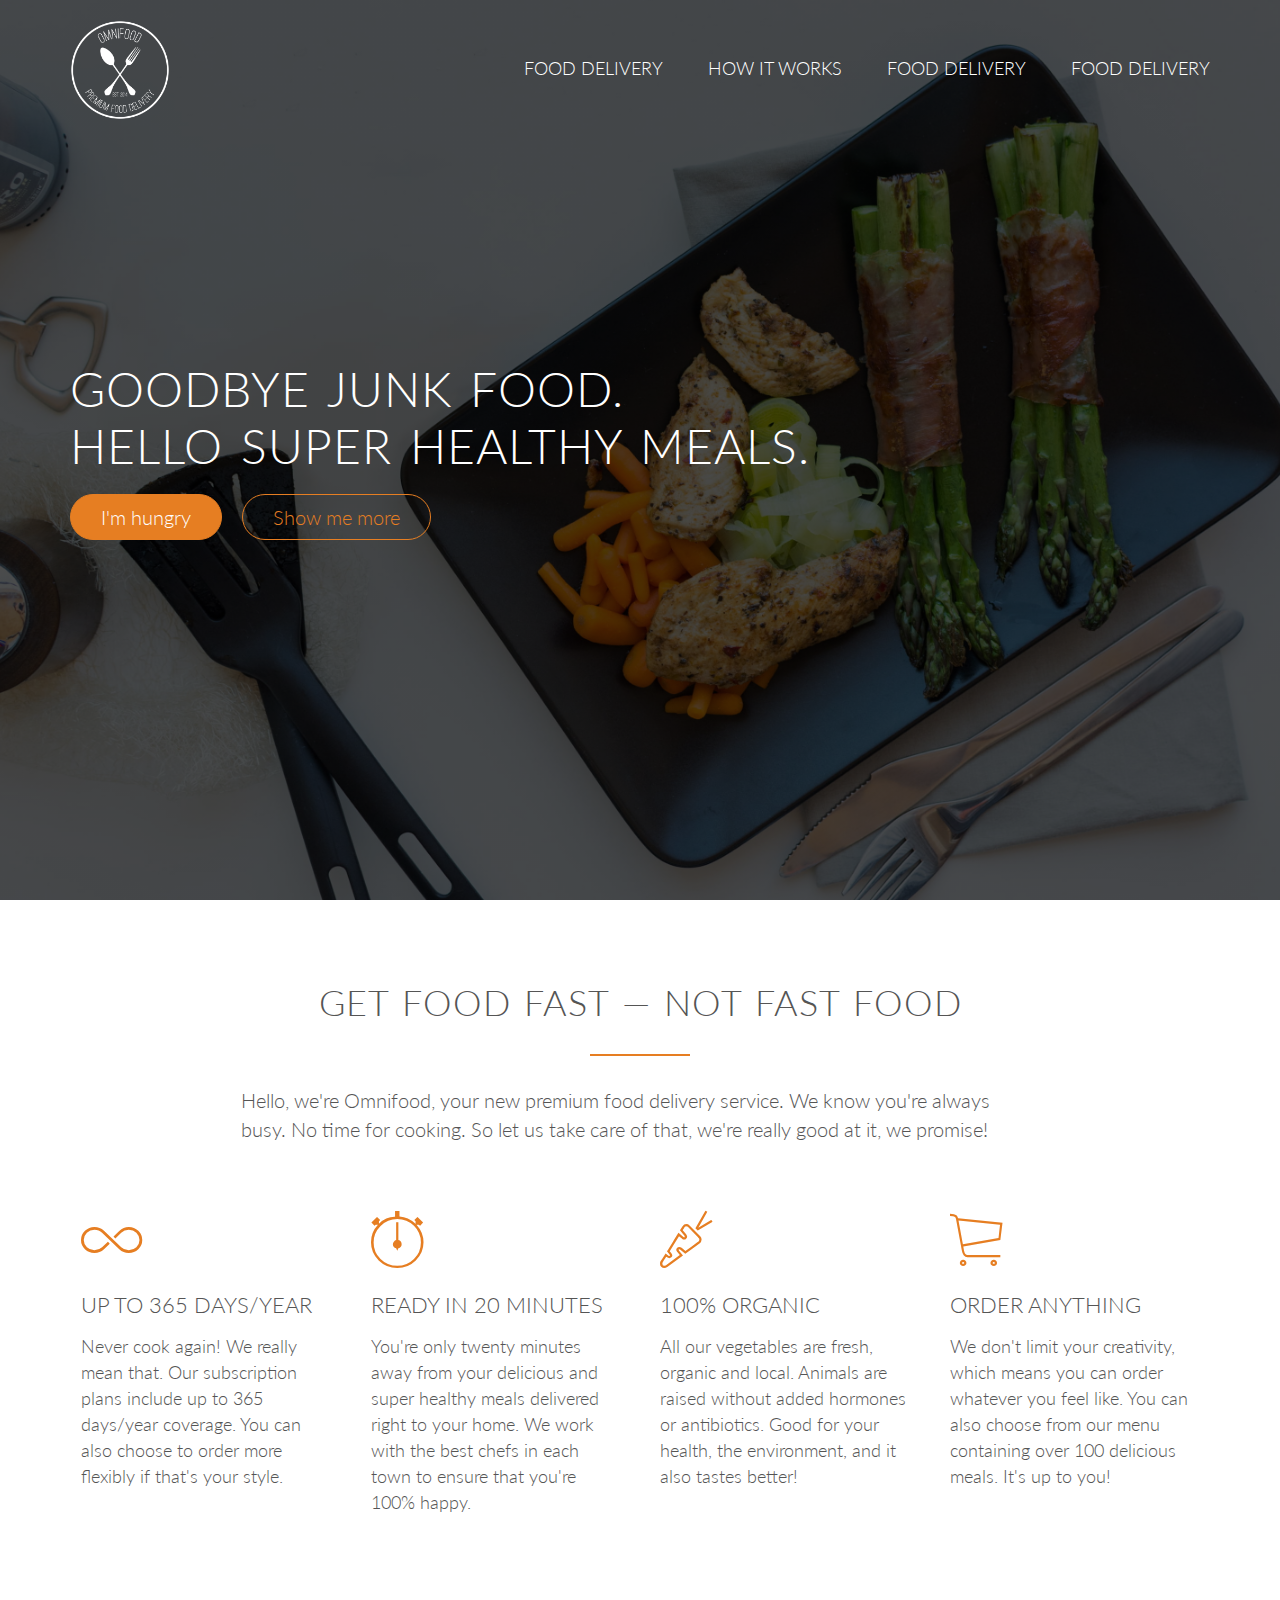
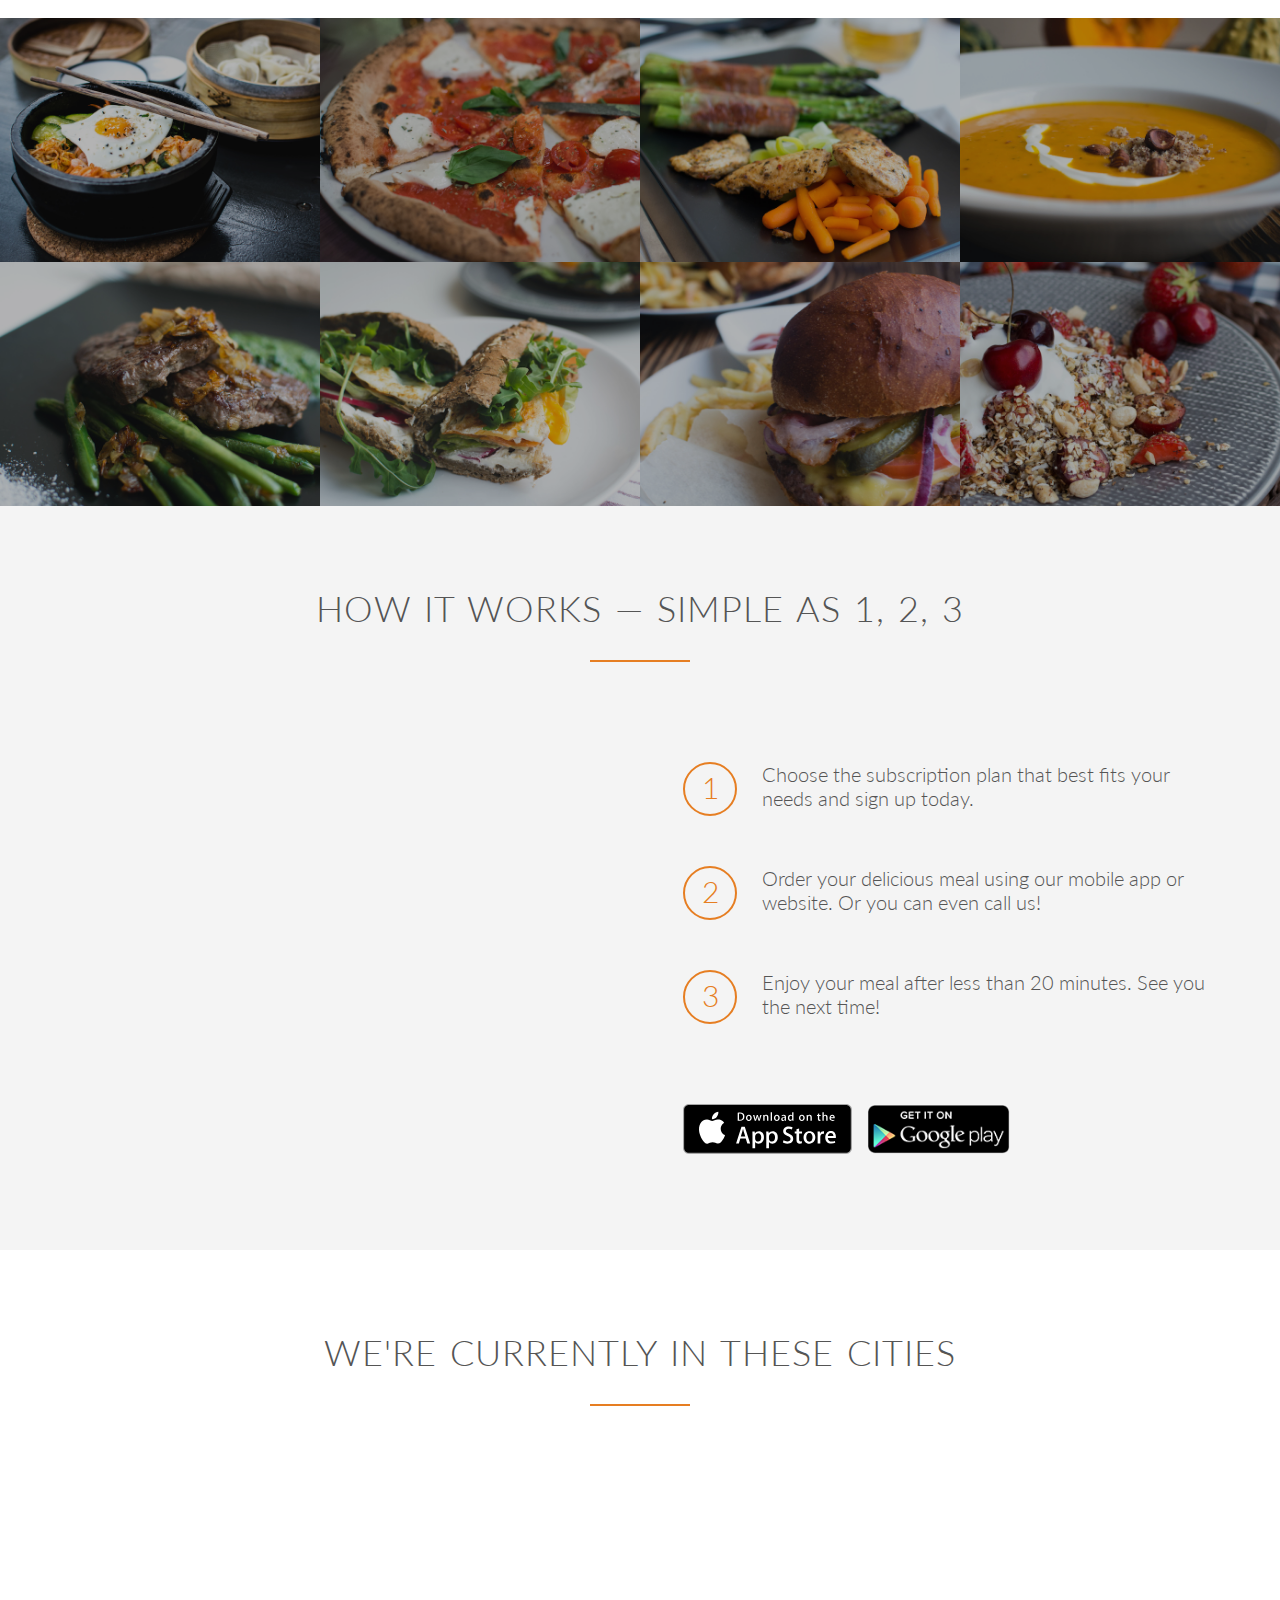
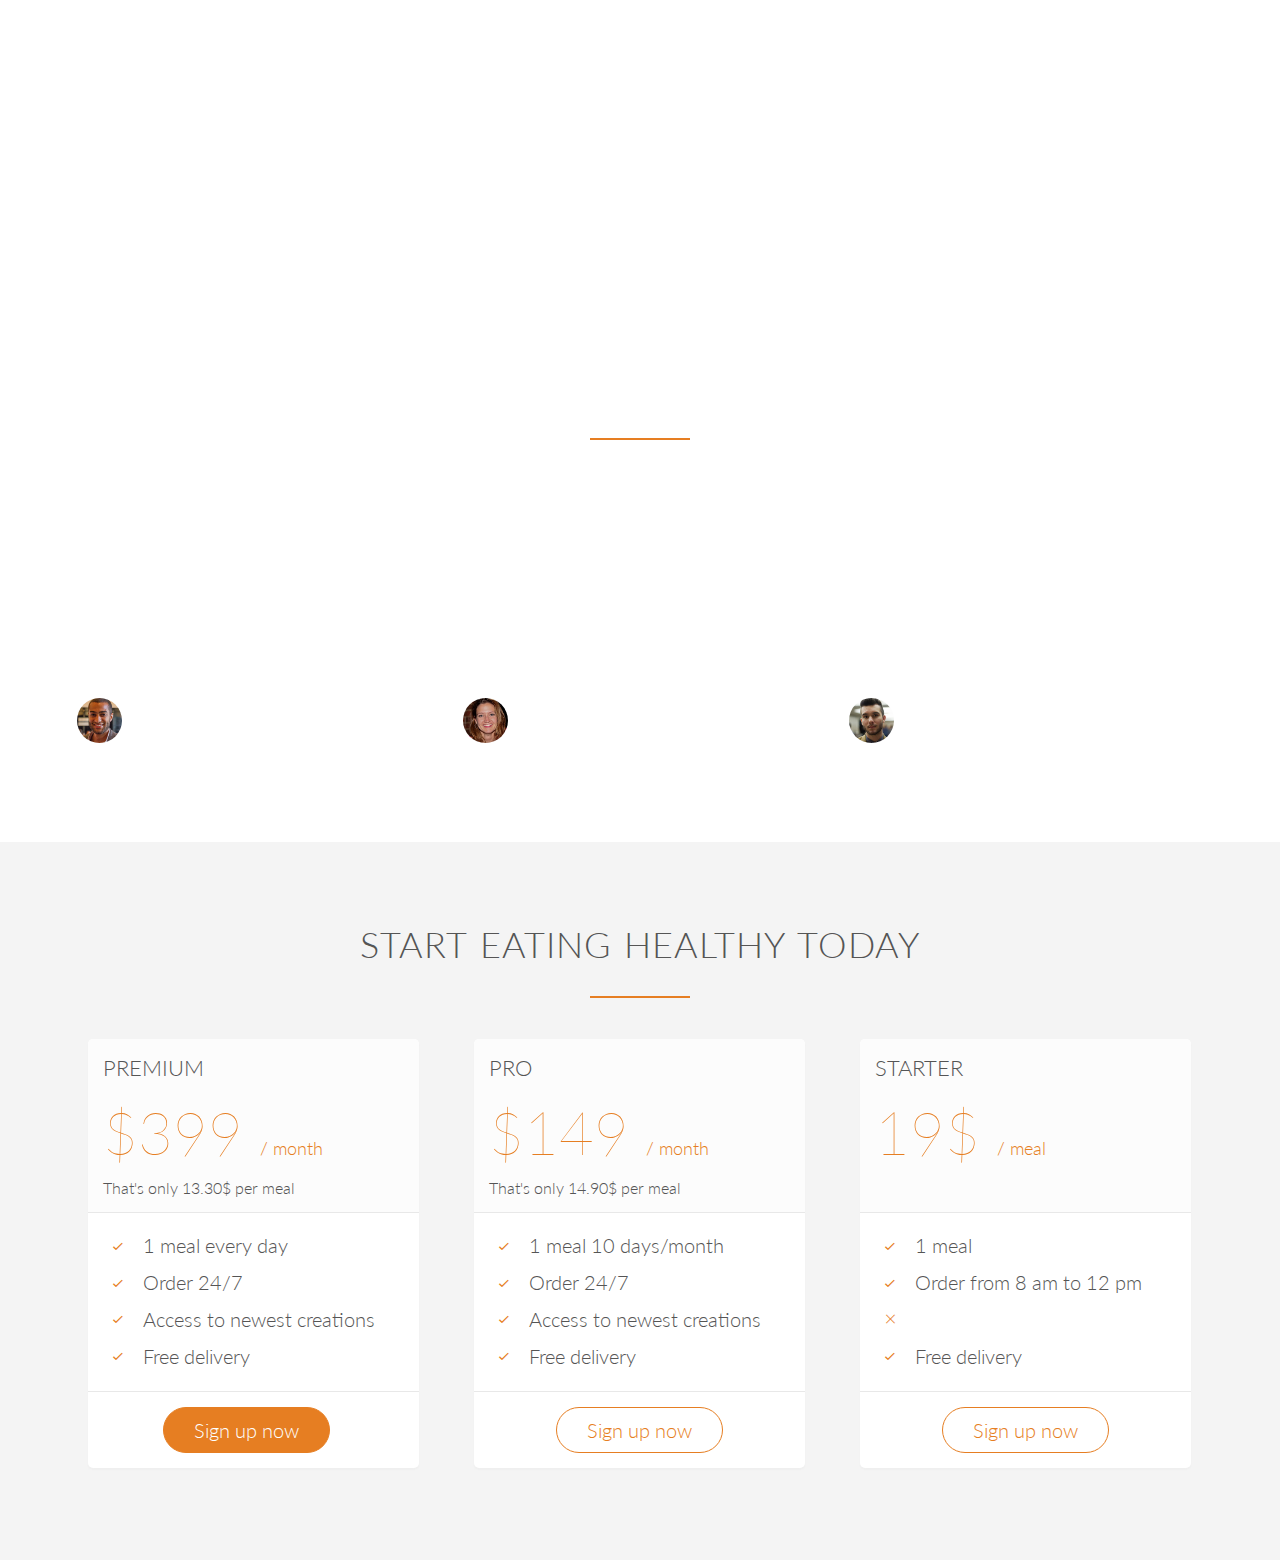
<file: css contents/7_price_sample/index.html>
<!DOCTYPE html>
<html lang="en">
<head>
    <meta name="viewport" content="width=device-width, initial-scale=1.0">

    <!-- i don't make -->
    <link rel="stylesheet" type="text/css" href="vendors/css/normalize.css">
    <link rel="stylesheet" type="text/css" href="vendors/css/grid.css">
    <link rel="stylesheet" type="text/css" href="vendors/css/ionicons.min.css">
    <link rel="stylesheet" type="text/css" href="vendors/css/animate.css">

    <!-- i make-->
    <link rel="stylesheet" type="text/css" href="resources/css/style.css">
    <link rel="stylesheet" type="text/css" href="resources/css/queries.css">

    <!-- fonts -->
    <link href='http://fonts.googleapis.com/css?family=Lato:100,300,400,300italic' rel='stylesheet' type='text/css'>

    <title>Omnifood</title>
</head>

<body>
    <header>
    <nav>
        <div class="row">
        <img src="resources/img/logo-white.png" alt="Omnifood logo" class="logo">
        <ul class="main-nav">
            <li><a href="#">Food delivery</a></li>
            <li><a href="#">How it works</a></li>
            <li><a href="#">Food delivery</a></li>
            <li><a href="#">Food delivery</a></li>
        </ul>
        </div>
    </nav>
    <div class="hero-text-box">
        <h1>Goodbye junk food.<br />Hello super healthy meals.</h1>
        <a class="btn btn-full js--scroll-to-plans" href="#">I'm hungry</a>
        <a class="btn btn-ghost js--scroll-to-start" href="#">Show me more</a>
    </div>
    </header>


    <section class="section-features">
    <div class="row">
        <h2>Get food fast &mdash; not fast food</h2>
        <p class="long-copy">
            Hello, we're Omnifood, your new premium food delivery service. We know you're always busy. No time for cooking. So let us take care of that, we're really good at it, we promise!
        </p>
    </div>

    <div class="row">
        <div class="col span-1-of-4 box">
        <i class="ion-ios-infinite-outline icon-big"></i>
        <h3>Up to 365 days/year</h3>
        <p>
            Never cook again! We really mean that. Our subscription plans include up to 365 days/year coverage. You can also choose to order more flexibly if that's your style.
        </p>
        </div>
        <div class="col span-1-of-4 box">
            <i class="ion-ios-stopwatch-outline icon-big"></i>
            <h3>Ready in 20 minutes</h3>
            <p>
                You're only twenty minutes away from your delicious and super healthy meals delivered right to your home. We work with the best chefs in each town to ensure that you're 100% happy.
            </p>
        </div>
        <div class="col span-1-of-4 box">
            <i class="ion-ios-nutrition-outline icon-big"></i>
            <h3>100% organic</h3>
            <p>
                All our vegetables are fresh, organic and local. Animals are raised without added hormones or antibiotics. Good for your health, the environment, and it also tastes better!
            </p>
        </div>
        <div class="col span-1-of-4 box">
            <i class="ion-ios-cart-outline icon-big"></i>
            <h3>Order anything</h3>
            <p>
                We don't limit your creativity, which means you can order whatever you feel like. You can also choose from our menu containing over 100 delicious meals. It's up to you!
            </p>
        </div>
    </div>
    </section>


    <section class="section-meals">
        <ul class="meals-showcase clearfix">
            <li>
                <figure class="meal-photo">
                    <img src="resources/img/1.jpg" alt="Korean bibimbap with egg and vegetables">
                </figure>
            </li>
            <li>
                <figure class="meal-photo">
                    <img src="resources/img/2.jpg" alt="Simple italian pizza with cherry tomatoes">
                </figure>
            </li>
            <li>
                <figure class="meal-photo">
                    <img src="resources/img/3.jpg" alt="Chicken breast steak with vegetables">
                </figure>
            </li>
            <li>
                <figure class="meal-photo">
                    <img src="resources/img/4.jpg" alt="Autumn pumpkin soup">
                </figure>
            </li>
        </ul>
        <ul class="meals-showcase clearfix">
            <li>
                <figure class="meal-photo">
                    <img src="resources/img/5.jpg" alt="Paleo beef steak with vegetables">
                </figure>
            </li>
            <li>
                <figure class="meal-photo">
                    <img src="resources/img/6.jpg" alt="Healthy baguette with egg and vegetables">
                </figure>
            </li>
            <li>
                <figure class="meal-photo">
                    <img src="resources/img/7.jpg" alt="Burger with cheddar and bacon">
                </figure>
            </li>
            <li>
                <figure class="meal-photo">
                    <img src="resources/img/8.jpg" alt="Granola with cherries and strawberries">
                </figure>
            </li>
        </ul>
    </section>


    <section class="section-steps" id="works">
        <div class="row">
            <h2>How it works &mdash; Simple as 1, 2, 3</h2>
        </div>
        <div class="row">
            <div class="col span-1-of-2 steps-box">
                <img src="resources/img/app-iPhone.png" alt="Omnifood app on iPhone" class="app-screen js--wp-2">
            </div>
            <div class="col span-1-of-2 steps-box">
                <div class="works-step clearfix">
                    <div>1</div>
                    <p>Choose the subscription plan that best fits your needs and sign up today.</p>
                </div>
                <div class="works-step clearfix">
                    <div>2</div>
                    <p>Order your delicious meal using our mobile app or website. Or you can even call us!</p>
                </div>
                <div class="works-step clearfix">
                    <div>3</div>
                    <p>Enjoy your meal after less than 20 minutes. See you the next time!</p>
                </div>
                
                <a href="#" class="btn-app"><img src="resources/img/download-app.svg" alt="App Store Button"></a>
                <a href="#" class="btn-app"><img src="resources/img/download-app-android.png" alt="Play Store Button"></a>
            </div>
        </div>
    </section>


    <section class="section-cities" id="cities">
        <div class="row">
            <h2>We're currently in these cities</h2>
        </div>
        <div class="row js--wp-3">
            <div class="col span-1-of-4 box">
                <img src="resources/img/lisbon-3.jpg" alt="Lisbon">
                <h3>Lisbon</h3>
                <div class="city-feature">
                    <i class="ion-ios-person icon-small"></i>
                    1600+ happy eaters
                </div>
                <div class="city-feature">
                    <i class="ion-ios-star icon-small"></i>
                    60+ top chefs
                </div>
                <div class="city-feature">
                    <i class="ion-social-twitter icon-small"></i>
                    <a href="#">@omnifood_lx</a>
                </div>
            </div>
            <div class="col span-1-of-4 box">
                <img src="resources/img/san-francisco.jpg" alt="San Francisco">
                <h3>San Francisco</h3>
                <div class="city-feature">
                    <i class="ion-ios-person icon-small"></i>
                    3700+ happy eaters
                </div>
                <div class="city-feature">
                    <i class="ion-ios-star icon-small"></i>
                    160+ top chefs
                </div>
                <div class="city-feature">
                    <i class="ion-social-twitter icon-small"></i>
                    <a href="#">@omnifood_sf</a>
                </div>
            </div>
            <div class="col span-1-of-4 box">
                <img src="resources/img/berlin.jpg" alt="Berlin">
                <h3>Berlin</h3>
                <div class="city-feature">
                    <i class="ion-ios-person icon-small"></i>
                    2300+ happy eaters
                </div>
                <div class="city-feature">
                    <i class="ion-ios-star icon-small"></i>
                    110+ top chefs
                </div>
                <div class="city-feature">
                    <i class="ion-social-twitter icon-small"></i>
                    <a href="#">@omnifood_berlin</a>
                </div>
            </div>
            <div class="col span-1-of-4 box">
                <img src="resources/img/london.jpg" alt="London">
                <h3>London</h3>
                <div class="city-feature">
                    <i class="ion-ios-person icon-small"></i>
                    1200+ happy eaters
                </div>
                <div class="city-feature">
                    <i class="ion-ios-star icon-small"></i>
                    50+ top chefs
                </div>
                <div class="city-feature">
                    <i class="ion-social-twitter icon-small"></i>
                    <a href="#">@omnifood_london</a>
                </div>
            </div>
        </div>
    </section>


    <section class="section-testimonials">
        <div class="row">
            <h2>Our customers can't live without us</h2>
        </div>
        <div class="row">
            <div class="col span-1-of-3">
                <blockquote>
                    Omnifood is just awesome! I just launched a startup which leaves me with no time for cooking, so Omnifood is a life-saver. Now that I got used to it, I couldn't live without my daily meals!
                    <cite><img src="resources/img/customer-1.jpg">Alberto Duncan</cite>
                </blockquote>
            </div>
            <div class="col span-1-of-3">
                <blockquote>
                    Inexpensive, healthy and great-tasting meals, delivered right to my home. We have lots of food delivery here in Lisbon, but no one comes even close to Omifood. Me and my family are so in love!
                    <cite><img src="resources/img/customer-2.jpg">Joana Silva</cite>
                </blockquote>
            </div>
            <div class="col span-1-of-3">
                <blockquote>
I was looking for a quick and easy food delivery service in San Franciso. I tried a lot of them and ended up with Omnifood. Best food delivery service in the Bay Area. Keep up the great work!
                <cite><img src="resources/img/customer-3.jpg">Milton Chapman</cite>
                </blockquote>
            </div>
        </div>
    </section>


    <section class="section-plans js--section-plans" id="plans">
        <div class="row">
            <h2>Start eating healthy today</h2>
        </div>
        <div class="row">
            <div class="col span-1-of-3">
                <div class="plan-box js--wp-4">
                    <div>
                        <h3>Premium</h3>
                        <p class="plan-price">$399 <span>/ month</span></p>
                        <p class="plan-price-meal">That's only 13.30$ per meal</p>
                    </div>
                    <div>
                        <ul>
                            <li><i class="ion-ios-checkmark-empty icon-small"></i>1 meal every day</li>
                            <li><i class="ion-ios-checkmark-empty icon-small"></i>Order 24/7</li>
                            <li><i class="ion-ios-checkmark-empty icon-small"></i>Access to newest creations</li>
                            <li><i class="ion-ios-checkmark-empty icon-small"></i>Free delivery</li>
                        </ul>
                    </div>
                    <div>
                        <a href="#" class="btn btn-full">Sign up now</a>
                    </div>
                </div>
            </div>
            <div class="col span-1-of-3">
                <div class="plan-box">
                    <div>
                        <h3>Pro</h3>
                        <p class="plan-price">$149 <span>/ month</span></p>
                        <p class="plan-price-meal">That's only 14.90$ per meal</p>
                    </div>
                    <div>
                        <ul>
                            <li><i class="ion-ios-checkmark-empty icon-small"></i>1 meal 10 days/month</li>
                            <li><i class="ion-ios-checkmark-empty icon-small"></i>Order 24/7</li>
                            <li><i class="ion-ios-checkmark-empty icon-small"></i>Access to newest creations</li>
                            <li><i class="ion-ios-checkmark-empty icon-small"></i>Free delivery</li>
                        </ul>
                    </div>
                    <div>
                        <a href="#" class="btn btn-ghost">Sign up now</a>
                    </div>
                </div>
            </div>
            <div class="col span-1-of-3">
                <div class="plan-box">
                    <div>
                        <h3>Starter</h3>
                        <p class="plan-price">19$ <span>/ meal</span></p>
                        <p class="plan-price-meal">&nbsp;</p>
                    </div>
                    <div>
                        <ul>
                            <li><i class="ion-ios-checkmark-empty icon-small"></i>1 meal</li>
                            <li><i class="ion-ios-checkmark-empty icon-small"></i>Order from 8 am to 12 pm</li>
                            <li><i class="ion-ios-close-empty icon-small"></i></li>
                            <li><i class="ion-ios-checkmark-empty icon-small"></i>Free delivery</li>
                        </ul>
                    </div>
                    <div>
                        <a href="#" class="btn btn-ghost">Sign up now</a>
                    </div>
                </div>
            </div>
        </div>
    </section>

</body>

</html>
</file>
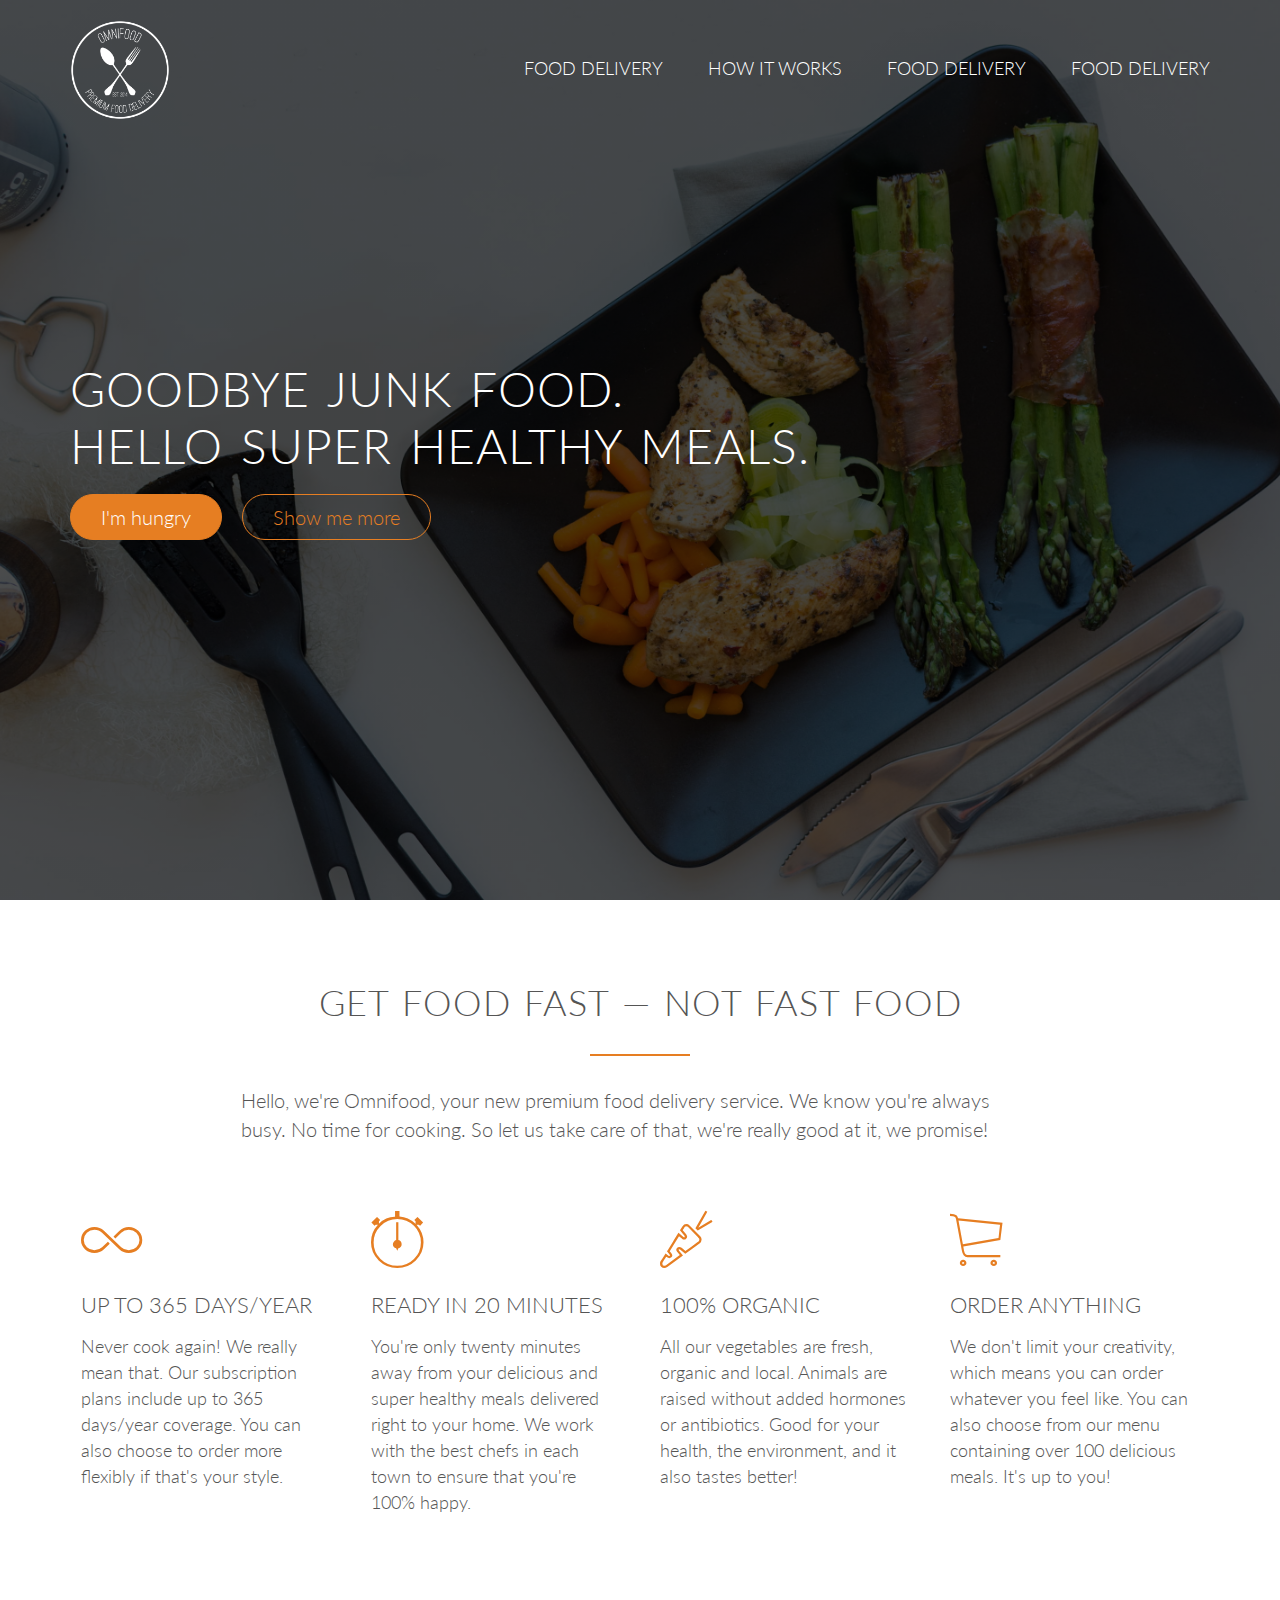
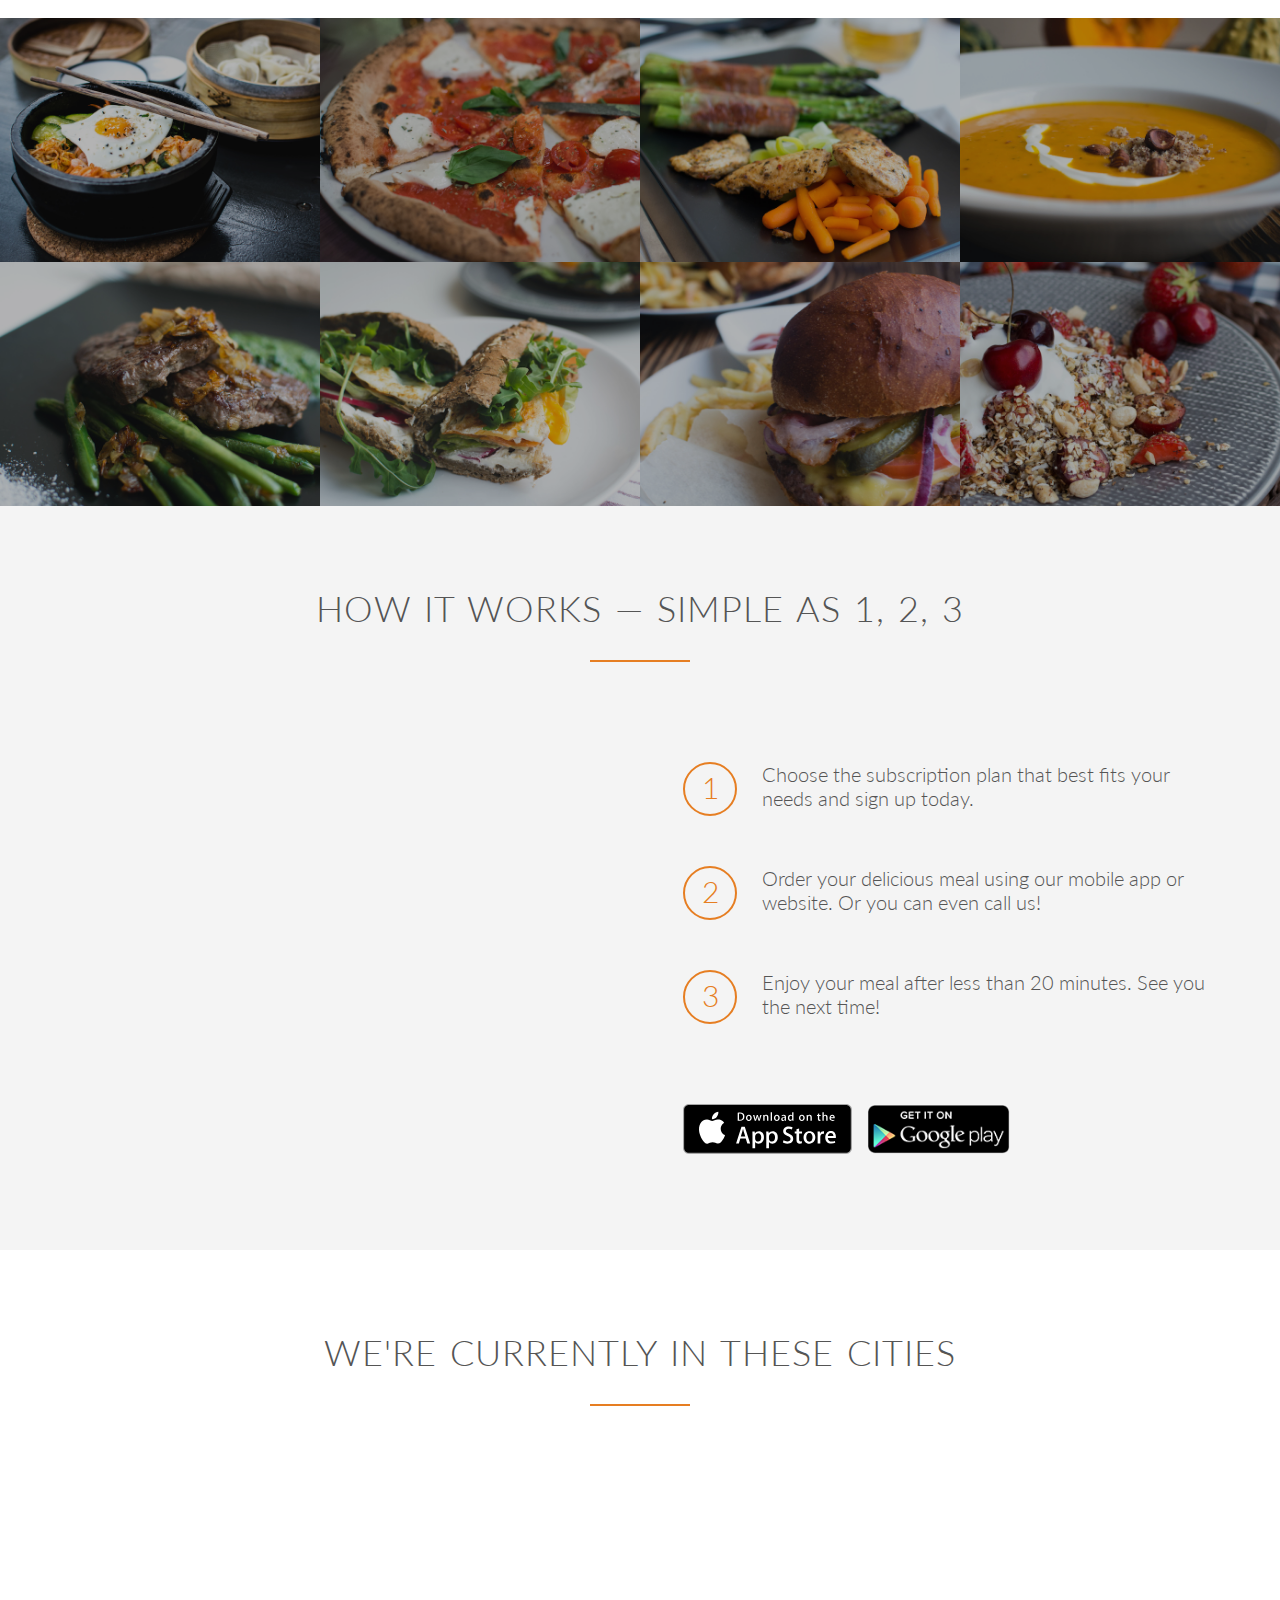
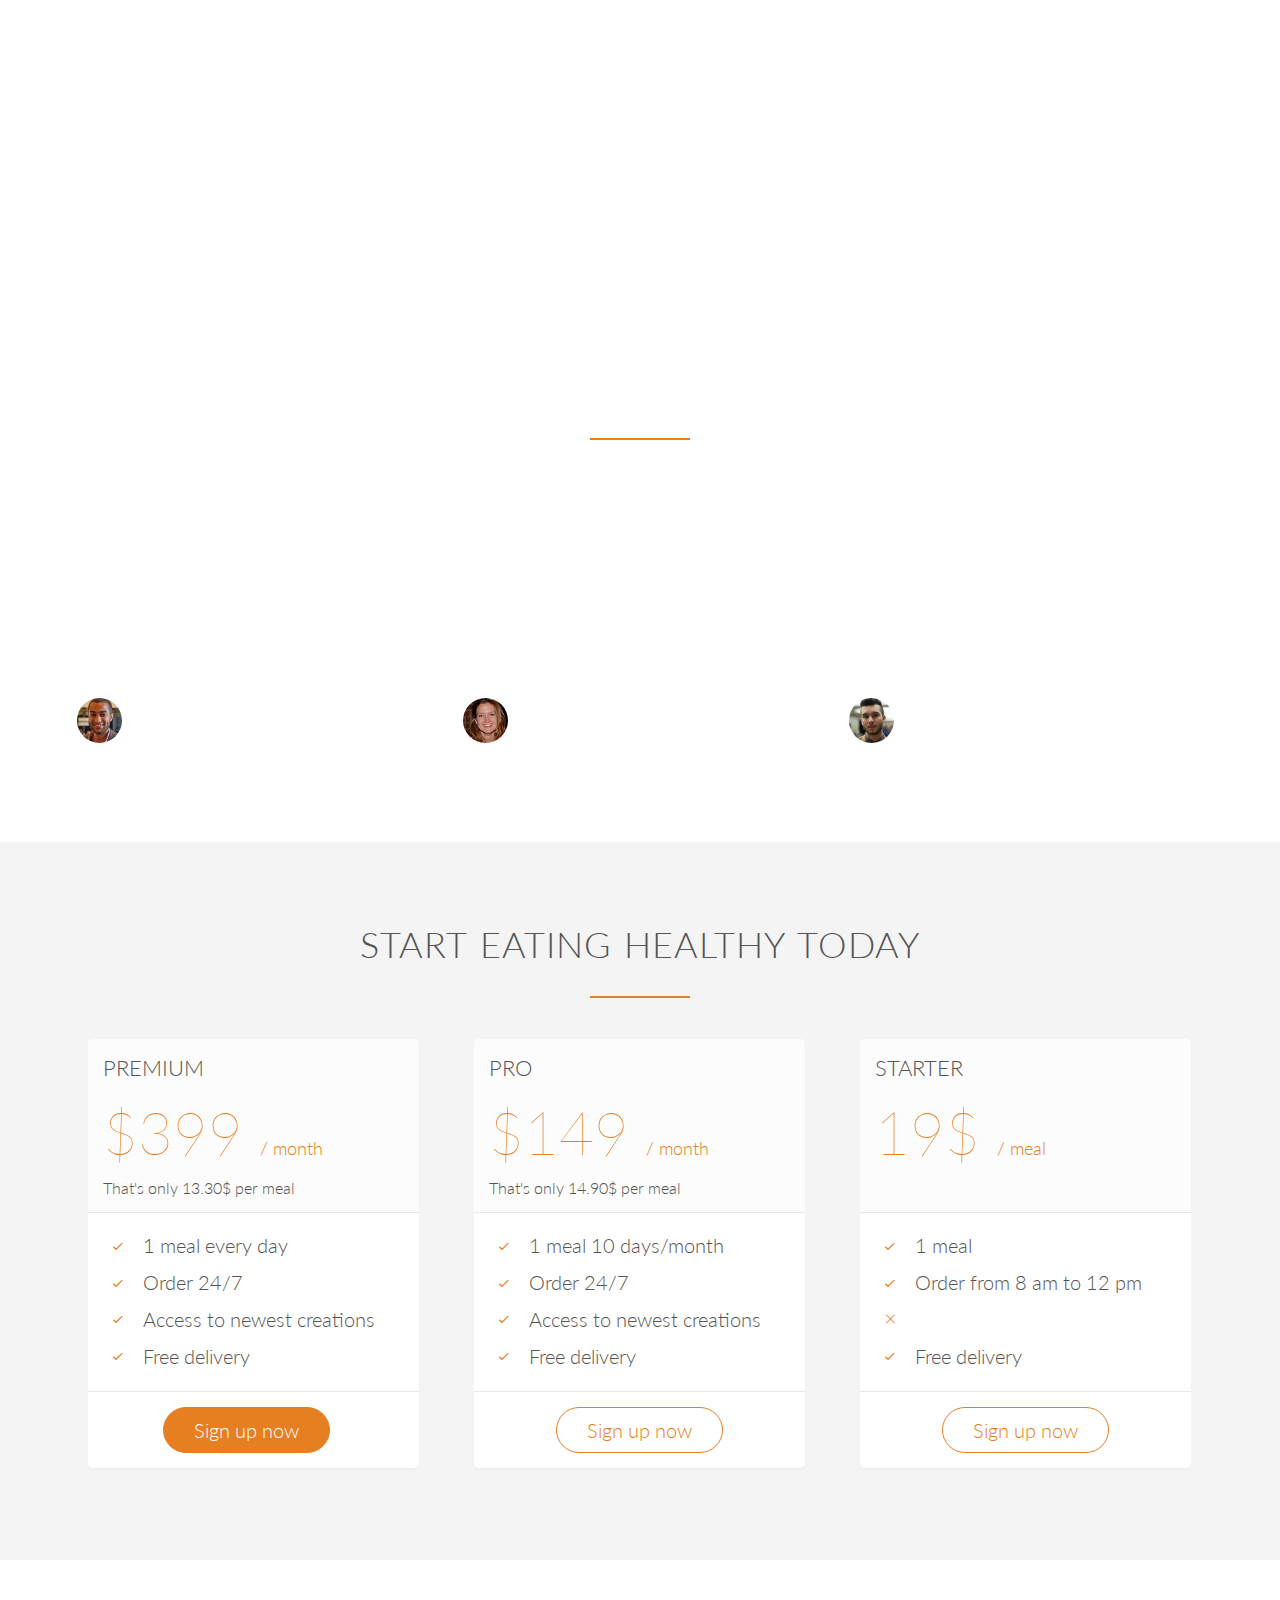
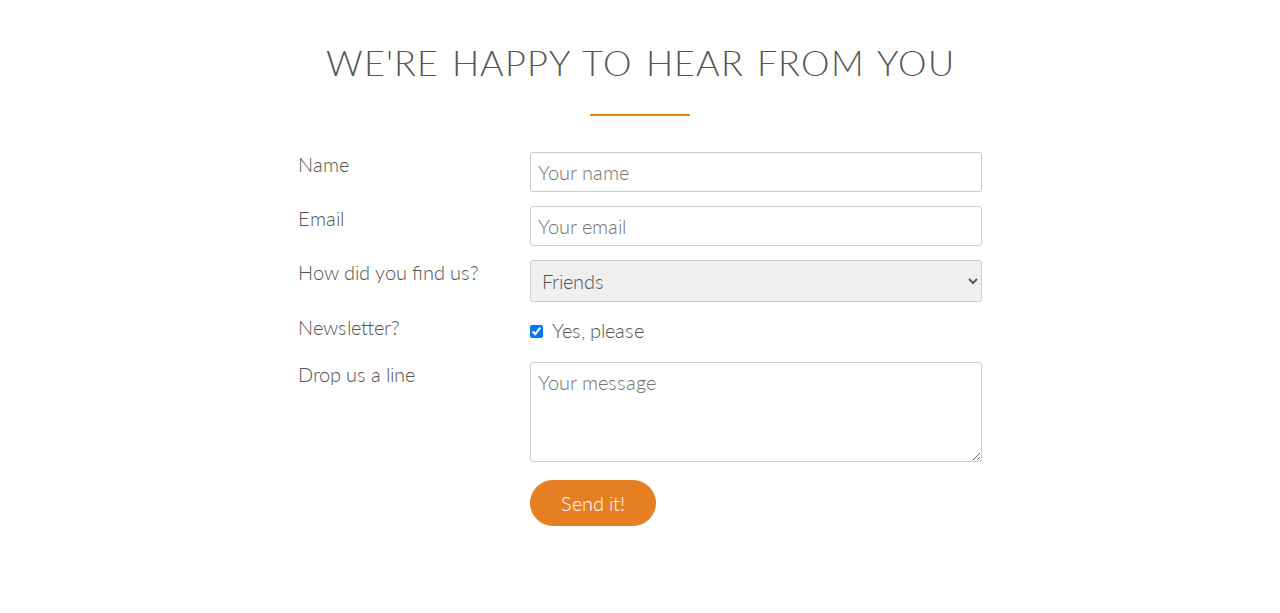
<file: css contents/8_form_sample/index.html>
<!DOCTYPE html>
<html lang="en">
<head>
    <meta name="viewport" content="width=device-width, initial-scale=1.0">

    <!-- i don't make -->
    <link rel="stylesheet" type="text/css" href="vendors/css/normalize.css">
    <link rel="stylesheet" type="text/css" href="vendors/css/grid.css">
    <link rel="stylesheet" type="text/css" href="vendors/css/ionicons.min.css">
    <link rel="stylesheet" type="text/css" href="vendors/css/animate.css">

    <!-- i make-->
    <link rel="stylesheet" type="text/css" href="resources/css/style.css">
    <link rel="stylesheet" type="text/css" href="resources/css/queries.css">

    <!-- fonts -->
    <link href='http://fonts.googleapis.com/css?family=Lato:100,300,400,300italic' rel='stylesheet' type='text/css'>

    <title>Omnifood</title>
</head>

<body>
    <header>
    <nav>
        <div class="row">
        <img src="resources/img/logo-white.png" alt="Omnifood logo" class="logo">
        <ul class="main-nav">
            <li><a href="#">Food delivery</a></li>
            <li><a href="#">How it works</a></li>
            <li><a href="#">Food delivery</a></li>
            <li><a href="#">Food delivery</a></li>
        </ul>
        </div>
    </nav>
    <div class="hero-text-box">
        <h1>Goodbye junk food.<br />Hello super healthy meals.</h1>
        <a class="btn btn-full js--scroll-to-plans" href="#">I'm hungry</a>
        <a class="btn btn-ghost js--scroll-to-start" href="#">Show me more</a>
    </div>
    </header>


    <section class="section-features">
    <div class="row">
        <h2>Get food fast &mdash; not fast food</h2>
        <p class="long-copy">
            Hello, we're Omnifood, your new premium food delivery service. We know you're always busy. No time for cooking. So let us take care of that, we're really good at it, we promise!
        </p>
    </div>

    <div class="row">
        <div class="col span-1-of-4 box">
        <i class="ion-ios-infinite-outline icon-big"></i>
        <h3>Up to 365 days/year</h3>
        <p>
            Never cook again! We really mean that. Our subscription plans include up to 365 days/year coverage. You can also choose to order more flexibly if that's your style.
        </p>
        </div>
        <div class="col span-1-of-4 box">
            <i class="ion-ios-stopwatch-outline icon-big"></i>
            <h3>Ready in 20 minutes</h3>
            <p>
                You're only twenty minutes away from your delicious and super healthy meals delivered right to your home. We work with the best chefs in each town to ensure that you're 100% happy.
            </p>
        </div>
        <div class="col span-1-of-4 box">
            <i class="ion-ios-nutrition-outline icon-big"></i>
            <h3>100% organic</h3>
            <p>
                All our vegetables are fresh, organic and local. Animals are raised without added hormones or antibiotics. Good for your health, the environment, and it also tastes better!
            </p>
        </div>
        <div class="col span-1-of-4 box">
            <i class="ion-ios-cart-outline icon-big"></i>
            <h3>Order anything</h3>
            <p>
                We don't limit your creativity, which means you can order whatever you feel like. You can also choose from our menu containing over 100 delicious meals. It's up to you!
            </p>
        </div>
    </div>
    </section>


    <section class="section-meals">
        <ul class="meals-showcase clearfix">
            <li>
                <figure class="meal-photo">
                    <img src="resources/img/1.jpg" alt="Korean bibimbap with egg and vegetables">
                </figure>
            </li>
            <li>
                <figure class="meal-photo">
                    <img src="resources/img/2.jpg" alt="Simple italian pizza with cherry tomatoes">
                </figure>
            </li>
            <li>
                <figure class="meal-photo">
                    <img src="resources/img/3.jpg" alt="Chicken breast steak with vegetables">
                </figure>
            </li>
            <li>
                <figure class="meal-photo">
                    <img src="resources/img/4.jpg" alt="Autumn pumpkin soup">
                </figure>
            </li>
        </ul>
        <ul class="meals-showcase clearfix">
            <li>
                <figure class="meal-photo">
                    <img src="resources/img/5.jpg" alt="Paleo beef steak with vegetables">
                </figure>
            </li>
            <li>
                <figure class="meal-photo">
                    <img src="resources/img/6.jpg" alt="Healthy baguette with egg and vegetables">
                </figure>
            </li>
            <li>
                <figure class="meal-photo">
                    <img src="resources/img/7.jpg" alt="Burger with cheddar and bacon">
                </figure>
            </li>
            <li>
                <figure class="meal-photo">
                    <img src="resources/img/8.jpg" alt="Granola with cherries and strawberries">
                </figure>
            </li>
        </ul>
    </section>


    <section class="section-steps" id="works">
        <div class="row">
            <h2>How it works &mdash; Simple as 1, 2, 3</h2>
        </div>
        <div class="row">
            <div class="col span-1-of-2 steps-box">
                <img src="resources/img/app-iPhone.png" alt="Omnifood app on iPhone" class="app-screen js--wp-2">
            </div>
            <div class="col span-1-of-2 steps-box">
                <div class="works-step clearfix">
                    <div>1</div>
                    <p>Choose the subscription plan that best fits your needs and sign up today.</p>
                </div>
                <div class="works-step clearfix">
                    <div>2</div>
                    <p>Order your delicious meal using our mobile app or website. Or you can even call us!</p>
                </div>
                <div class="works-step clearfix">
                    <div>3</div>
                    <p>Enjoy your meal after less than 20 minutes. See you the next time!</p>
                </div>
                
                <a href="#" class="btn-app"><img src="resources/img/download-app.svg" alt="App Store Button"></a>
                <a href="#" class="btn-app"><img src="resources/img/download-app-android.png" alt="Play Store Button"></a>
            </div>
        </div>
    </section>


    <section class="section-cities" id="cities">
        <div class="row">
            <h2>We're currently in these cities</h2>
        </div>
        <div class="row js--wp-3">
            <div class="col span-1-of-4 box">
                <img src="resources/img/lisbon-3.jpg" alt="Lisbon">
                <h3>Lisbon</h3>
                <div class="city-feature">
                    <i class="ion-ios-person icon-small"></i>
                    1600+ happy eaters
                </div>
                <div class="city-feature">
                    <i class="ion-ios-star icon-small"></i>
                    60+ top chefs
                </div>
                <div class="city-feature">
                    <i class="ion-social-twitter icon-small"></i>
                    <a href="#">@omnifood_lx</a>
                </div>
            </div>
            <div class="col span-1-of-4 box">
                <img src="resources/img/san-francisco.jpg" alt="San Francisco">
                <h3>San Francisco</h3>
                <div class="city-feature">
                    <i class="ion-ios-person icon-small"></i>
                    3700+ happy eaters
                </div>
                <div class="city-feature">
                    <i class="ion-ios-star icon-small"></i>
                    160+ top chefs
                </div>
                <div class="city-feature">
                    <i class="ion-social-twitter icon-small"></i>
                    <a href="#">@omnifood_sf</a>
                </div>
            </div>
            <div class="col span-1-of-4 box">
                <img src="resources/img/berlin.jpg" alt="Berlin">
                <h3>Berlin</h3>
                <div class="city-feature">
                    <i class="ion-ios-person icon-small"></i>
                    2300+ happy eaters
                </div>
                <div class="city-feature">
                    <i class="ion-ios-star icon-small"></i>
                    110+ top chefs
                </div>
                <div class="city-feature">
                    <i class="ion-social-twitter icon-small"></i>
                    <a href="#">@omnifood_berlin</a>
                </div>
            </div>
            <div class="col span-1-of-4 box">
                <img src="resources/img/london.jpg" alt="London">
                <h3>London</h3>
                <div class="city-feature">
                    <i class="ion-ios-person icon-small"></i>
                    1200+ happy eaters
                </div>
                <div class="city-feature">
                    <i class="ion-ios-star icon-small"></i>
                    50+ top chefs
                </div>
                <div class="city-feature">
                    <i class="ion-social-twitter icon-small"></i>
                    <a href="#">@omnifood_london</a>
                </div>
            </div>
        </div>
    </section>


    <section class="section-testimonials">
        <div class="row">
            <h2>Our customers can't live without us</h2>
        </div>
        <div class="row">
            <div class="col span-1-of-3">
                <blockquote>
                    Omnifood is just awesome! I just launched a startup which leaves me with no time for cooking, so Omnifood is a life-saver. Now that I got used to it, I couldn't live without my daily meals!
                    <cite><img src="resources/img/customer-1.jpg">Alberto Duncan</cite>
                </blockquote>
            </div>
            <div class="col span-1-of-3">
                <blockquote>
                    Inexpensive, healthy and great-tasting meals, delivered right to my home. We have lots of food delivery here in Lisbon, but no one comes even close to Omifood. Me and my family are so in love!
                    <cite><img src="resources/img/customer-2.jpg">Joana Silva</cite>
                </blockquote>
            </div>
            <div class="col span-1-of-3">
                <blockquote>
I was looking for a quick and easy food delivery service in San Franciso. I tried a lot of them and ended up with Omnifood. Best food delivery service in the Bay Area. Keep up the great work!
                <cite><img src="resources/img/customer-3.jpg">Milton Chapman</cite>
                </blockquote>
            </div>
        </div>
    </section>


    <section class="section-plans js--section-plans" id="plans">
        <div class="row">
            <h2>Start eating healthy today</h2>
        </div>
        <div class="row">
            <div class="col span-1-of-3">
                <div class="plan-box js--wp-4">
                    <div>
                        <h3>Premium</h3>
                        <p class="plan-price">$399 <span>/ month</span></p>
                        <p class="plan-price-meal">That's only 13.30$ per meal</p>
                    </div>
                    <div>
                        <ul>
                            <li><i class="ion-ios-checkmark-empty icon-small"></i>1 meal every day</li>
                            <li><i class="ion-ios-checkmark-empty icon-small"></i>Order 24/7</li>
                            <li><i class="ion-ios-checkmark-empty icon-small"></i>Access to newest creations</li>
                            <li><i class="ion-ios-checkmark-empty icon-small"></i>Free delivery</li>
                        </ul>
                    </div>
                    <div>
                        <a href="#" class="btn btn-full">Sign up now</a>
                    </div>
                </div>
            </div>
            <div class="col span-1-of-3">
                <div class="plan-box">
                    <div>
                        <h3>Pro</h3>
                        <p class="plan-price">$149 <span>/ month</span></p>
                        <p class="plan-price-meal">That's only 14.90$ per meal</p>
                    </div>
                    <div>
                        <ul>
                            <li><i class="ion-ios-checkmark-empty icon-small"></i>1 meal 10 days/month</li>
                            <li><i class="ion-ios-checkmark-empty icon-small"></i>Order 24/7</li>
                            <li><i class="ion-ios-checkmark-empty icon-small"></i>Access to newest creations</li>
                            <li><i class="ion-ios-checkmark-empty icon-small"></i>Free delivery</li>
                        </ul>
                    </div>
                    <div>
                        <a href="#" class="btn btn-ghost">Sign up now</a>
                    </div>
                </div>
            </div>
            <div class="col span-1-of-3">
                <div class="plan-box">
                    <div>
                        <h3>Starter</h3>
                        <p class="plan-price">19$ <span>/ meal</span></p>
                        <p class="plan-price-meal">&nbsp;</p>
                    </div>
                    <div>
                        <ul>
                            <li><i class="ion-ios-checkmark-empty icon-small"></i>1 meal</li>
                            <li><i class="ion-ios-checkmark-empty icon-small"></i>Order from 8 am to 12 pm</li>
                            <li><i class="ion-ios-close-empty icon-small"></i></li>
                            <li><i class="ion-ios-checkmark-empty icon-small"></i>Free delivery</li>
                        </ul>
                    </div>
                    <div>
                        <a href="#" class="btn btn-ghost">Sign up now</a>
                    </div>
                </div>
            </div>
        </div>
    </section>


    <section class="section-form">
        <div class="row">
            <h2>We're happy to hear from you</h2>
        </div>
        <div class="row">
            <form method="post" action="#" class="contact-form">
                <div class="row">
                    <div class="col span-1-of-3">
                        <label for="name">Name</label>
                    </div>
                    <div class="col span-2-of-3">
                        <input type="text" name="name" id="name" placeholder="Your name" required>
                    </div>
                </div>
                <div class="row">
                    <div class="col span-1-of-3">
                        <label for="email">Email</label>
                    </div>
                    <div class="col span-2-of-3">
                        <input type="email" name="email" id="email" placeholder="Your email" required>
                    </div>
                </div>
                <div class="row">
                    <div class="col span-1-of-3">
                        <label for="find-us">How did you find us?</label>
                    </div>
                    <div class="col span-2-of-3">
                        <select name="find-us" id="find-us">
                            <option value="friends" selected>Friends</option>
                            <option value="search">Search engine</option>
                            <option value="ad">Advertisement</option>
                            <option value="other">Other</option>
                        </select>
                    </div>
                </div>
                <div class="row">
                    <div class="col span-1-of-3">
                        <label>Newsletter?</label>
                    </div>
                    <div class="col span-2-of-3">
                        <input type="checkbox" name="news" id="news" checked> Yes, please
                    </div>
                </div>
                <div class="row">
                    <div class="col span-1-of-3">
                        <label>Drop us a line</label>
                    </div>
                    <div class="col span-2-of-3">
                        <textarea name="message" placeholder="Your message"></textarea>
                    </div>
                </div>
                <div class="row">
                    <div class="col span-1-of-3">
                        <label>&nbsp;</label>
                    </div>
                    <div class="col span-2-of-3">
                        <input type="submit" value="Send it!">
                    </div>
                </div>
            </form>
        </div>
    </section>

</body>

</html>
</file>
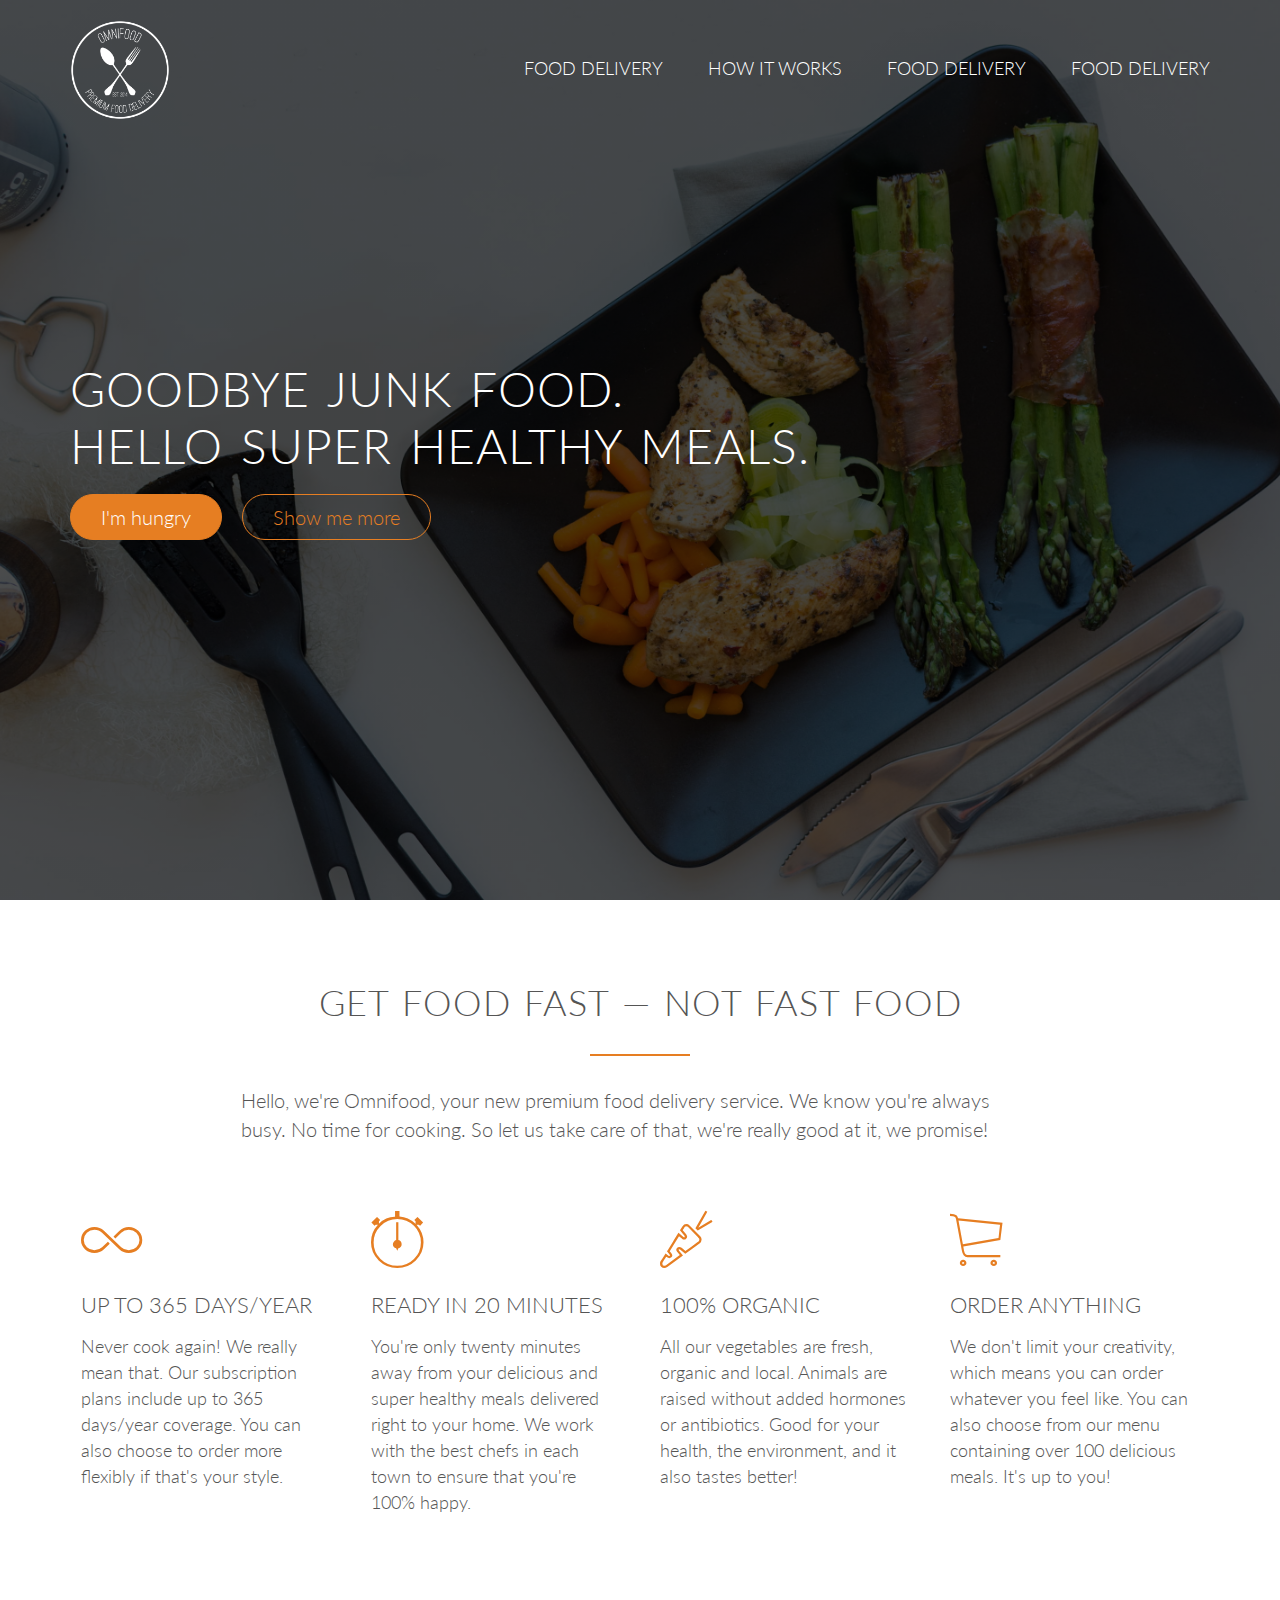
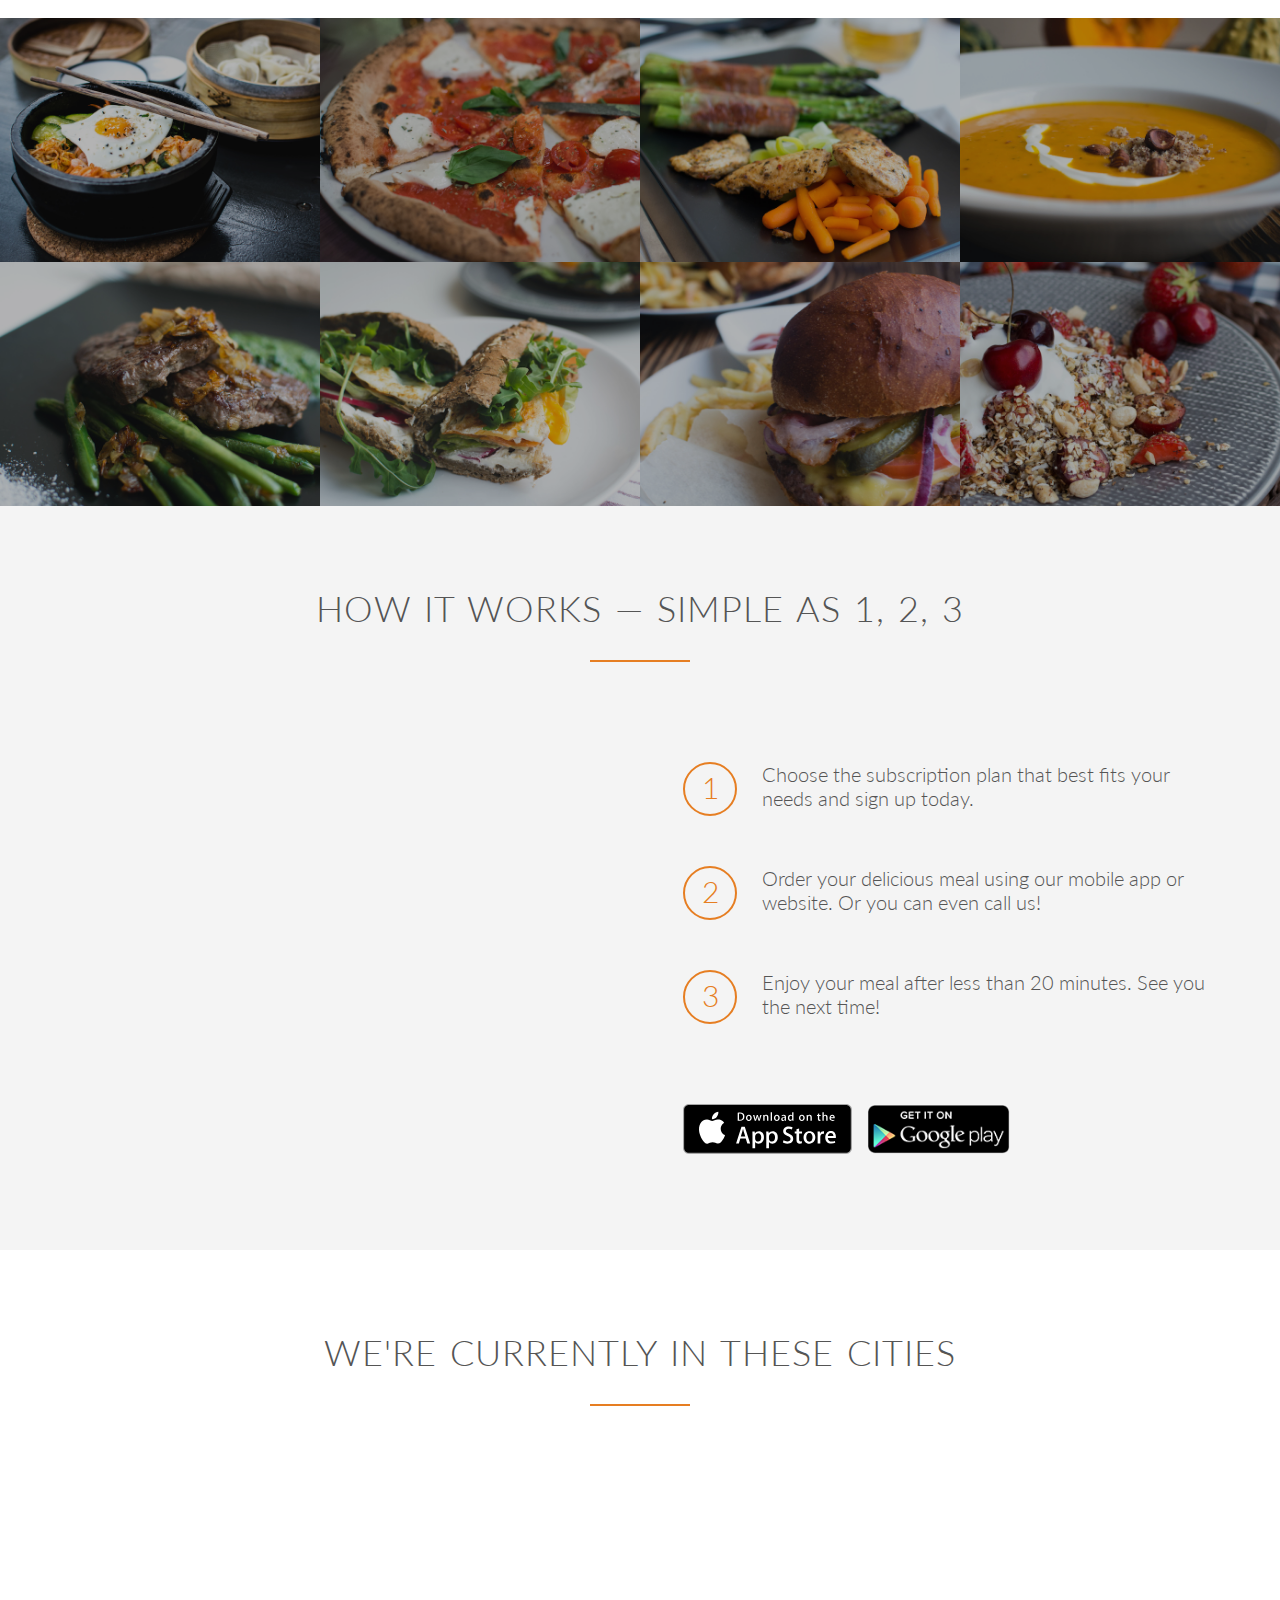
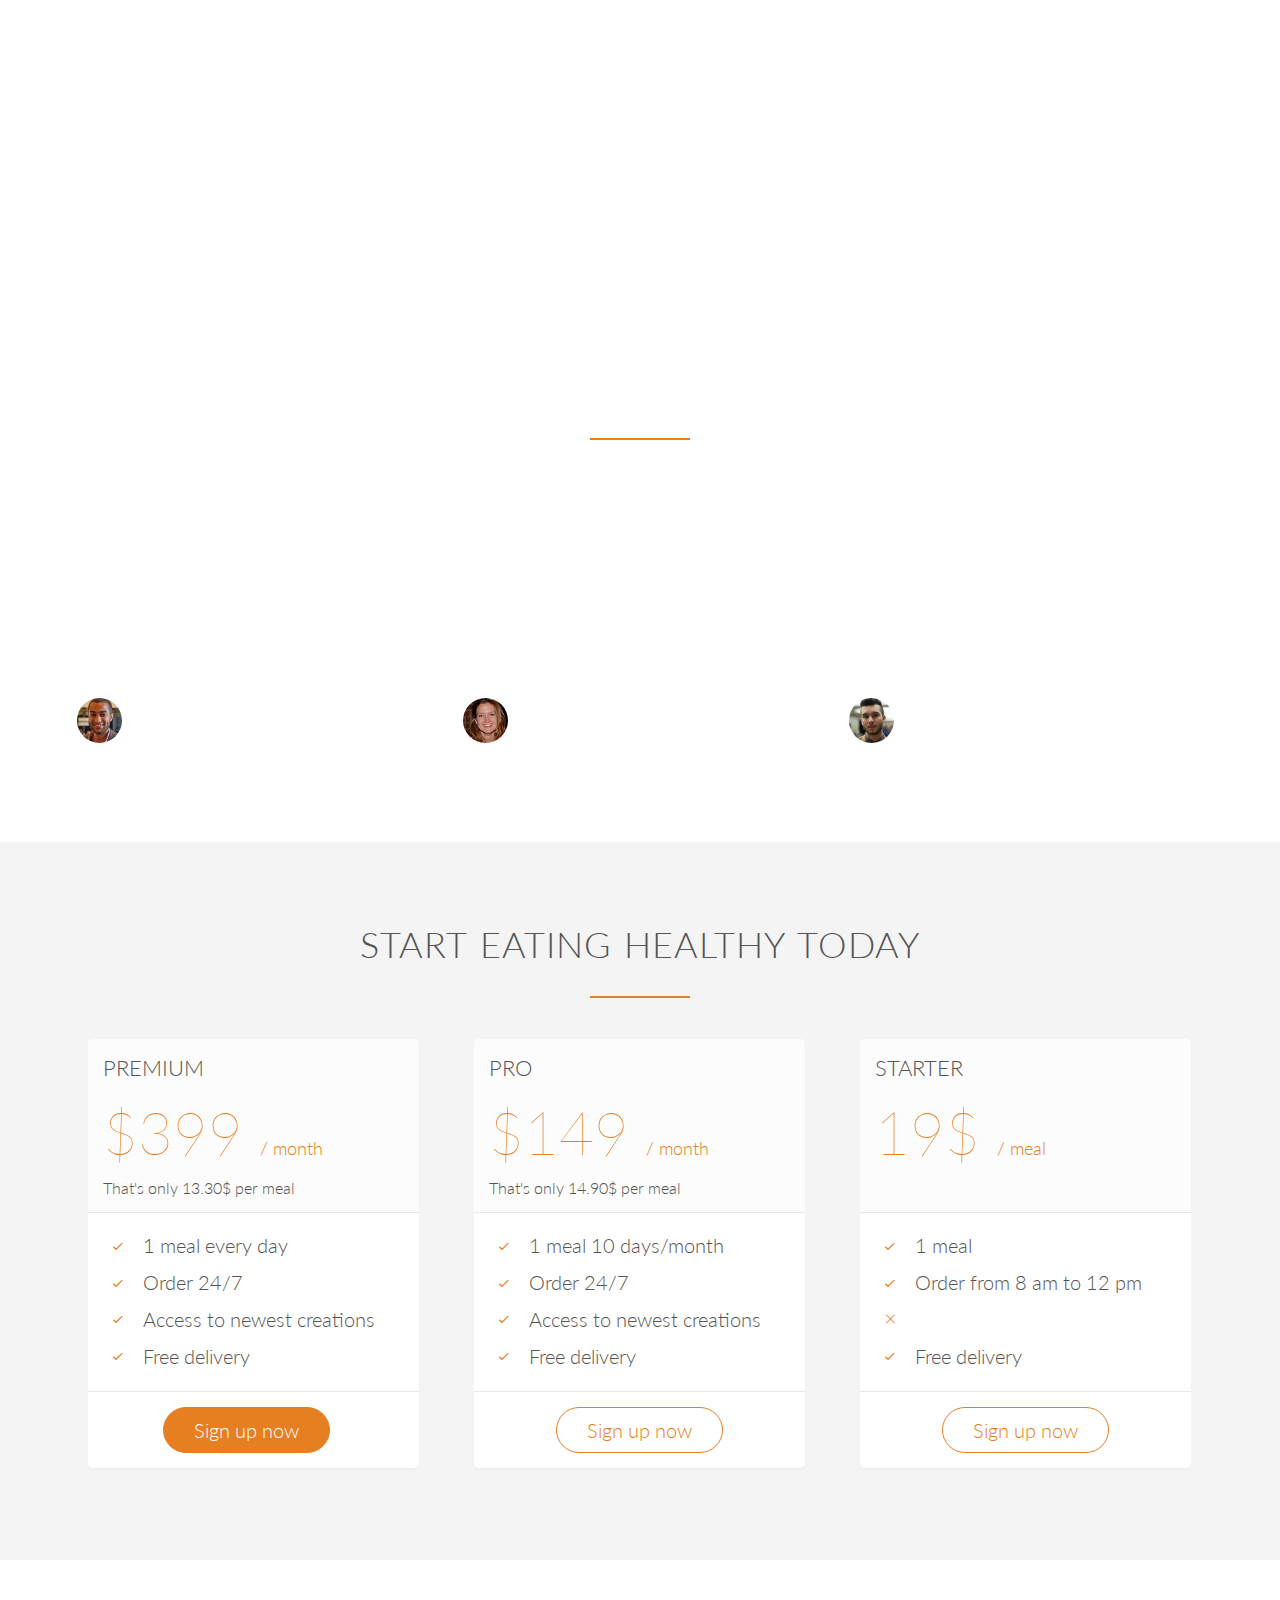
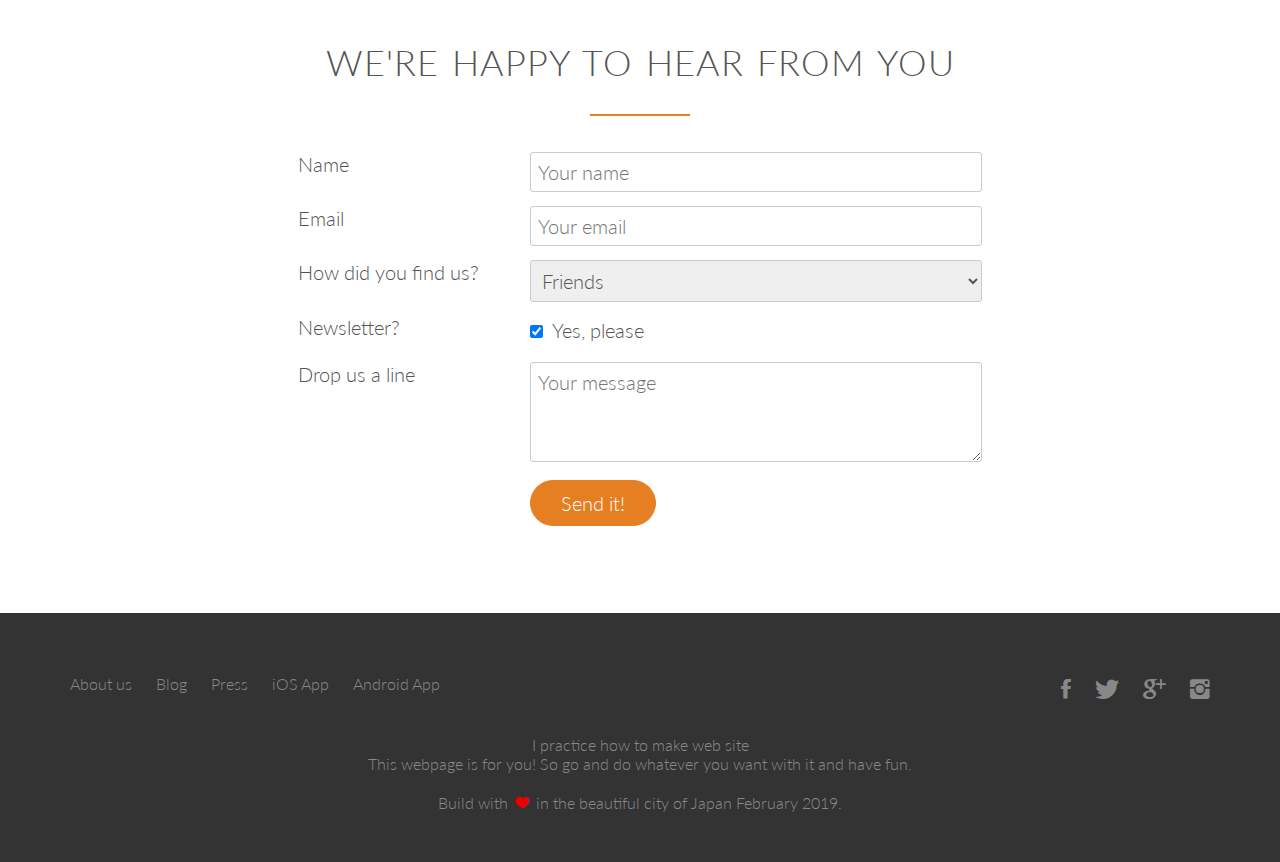
<file: css contents/9_footer_sample/index.html>
<!DOCTYPE html>
<html lang="en">
<head>
    <meta name="viewport" content="width=device-width, initial-scale=1.0">

    <!-- i don't make -->
    <link rel="stylesheet" type="text/css" href="vendors/css/normalize.css">
    <link rel="stylesheet" type="text/css" href="vendors/css/grid.css">
    <link rel="stylesheet" type="text/css" href="vendors/css/ionicons.min.css">
    <link rel="stylesheet" type="text/css" href="vendors/css/animate.css">

    <!-- i make-->
    <link rel="stylesheet" type="text/css" href="resources/css/style.css">
    <link rel="stylesheet" type="text/css" href="resources/css/queries.css">

    <!-- fonts -->
    <link href='http://fonts.googleapis.com/css?family=Lato:100,300,400,300italic' rel='stylesheet' type='text/css'>

    <title>Omnifood</title>
</head>

<body>
    <header>
    <nav>
        <div class="row">
        <img src="resources/img/logo-white.png" alt="Omnifood logo" class="logo">
        <ul class="main-nav">
            <li><a href="#">Food delivery</a></li>
            <li><a href="#">How it works</a></li>
            <li><a href="#">Food delivery</a></li>
            <li><a href="#">Food delivery</a></li>
        </ul>
        </div>
    </nav>
    <div class="hero-text-box">
        <h1>Goodbye junk food.<br />Hello super healthy meals.</h1>
        <a class="btn btn-full js--scroll-to-plans" href="#">I'm hungry</a>
        <a class="btn btn-ghost js--scroll-to-start" href="#">Show me more</a>
    </div>
    </header>


    <section class="section-features">
    <div class="row">
        <h2>Get food fast &mdash; not fast food</h2>
        <p class="long-copy">
            Hello, we're Omnifood, your new premium food delivery service. We know you're always busy. No time for cooking. So let us take care of that, we're really good at it, we promise!
        </p>
    </div>

    <div class="row">
        <div class="col span-1-of-4 box">
        <i class="ion-ios-infinite-outline icon-big"></i>
        <h3>Up to 365 days/year</h3>
        <p>
            Never cook again! We really mean that. Our subscription plans include up to 365 days/year coverage. You can also choose to order more flexibly if that's your style.
        </p>
        </div>
        <div class="col span-1-of-4 box">
            <i class="ion-ios-stopwatch-outline icon-big"></i>
            <h3>Ready in 20 minutes</h3>
            <p>
                You're only twenty minutes away from your delicious and super healthy meals delivered right to your home. We work with the best chefs in each town to ensure that you're 100% happy.
            </p>
        </div>
        <div class="col span-1-of-4 box">
            <i class="ion-ios-nutrition-outline icon-big"></i>
            <h3>100% organic</h3>
            <p>
                All our vegetables are fresh, organic and local. Animals are raised without added hormones or antibiotics. Good for your health, the environment, and it also tastes better!
            </p>
        </div>
        <div class="col span-1-of-4 box">
            <i class="ion-ios-cart-outline icon-big"></i>
            <h3>Order anything</h3>
            <p>
                We don't limit your creativity, which means you can order whatever you feel like. You can also choose from our menu containing over 100 delicious meals. It's up to you!
            </p>
        </div>
    </div>
    </section>


    <section class="section-meals">
        <ul class="meals-showcase clearfix">
            <li>
                <figure class="meal-photo">
                    <img src="resources/img/1.jpg" alt="Korean bibimbap with egg and vegetables">
                </figure>
            </li>
            <li>
                <figure class="meal-photo">
                    <img src="resources/img/2.jpg" alt="Simple italian pizza with cherry tomatoes">
                </figure>
            </li>
            <li>
                <figure class="meal-photo">
                    <img src="resources/img/3.jpg" alt="Chicken breast steak with vegetables">
                </figure>
            </li>
            <li>
                <figure class="meal-photo">
                    <img src="resources/img/4.jpg" alt="Autumn pumpkin soup">
                </figure>
            </li>
        </ul>
        <ul class="meals-showcase clearfix">
            <li>
                <figure class="meal-photo">
                    <img src="resources/img/5.jpg" alt="Paleo beef steak with vegetables">
                </figure>
            </li>
            <li>
                <figure class="meal-photo">
                    <img src="resources/img/6.jpg" alt="Healthy baguette with egg and vegetables">
                </figure>
            </li>
            <li>
                <figure class="meal-photo">
                    <img src="resources/img/7.jpg" alt="Burger with cheddar and bacon">
                </figure>
            </li>
            <li>
                <figure class="meal-photo">
                    <img src="resources/img/8.jpg" alt="Granola with cherries and strawberries">
                </figure>
            </li>
        </ul>
    </section>


    <section class="section-steps" id="works">
        <div class="row">
            <h2>How it works &mdash; Simple as 1, 2, 3</h2>
        </div>
        <div class="row">
            <div class="col span-1-of-2 steps-box">
                <img src="resources/img/app-iPhone.png" alt="Omnifood app on iPhone" class="app-screen js--wp-2">
            </div>
            <div class="col span-1-of-2 steps-box">
                <div class="works-step clearfix">
                    <div>1</div>
                    <p>Choose the subscription plan that best fits your needs and sign up today.</p>
                </div>
                <div class="works-step clearfix">
                    <div>2</div>
                    <p>Order your delicious meal using our mobile app or website. Or you can even call us!</p>
                </div>
                <div class="works-step clearfix">
                    <div>3</div>
                    <p>Enjoy your meal after less than 20 minutes. See you the next time!</p>
                </div>
                
                <a href="#" class="btn-app"><img src="resources/img/download-app.svg" alt="App Store Button"></a>
                <a href="#" class="btn-app"><img src="resources/img/download-app-android.png" alt="Play Store Button"></a>
            </div>
        </div>
    </section>


    <section class="section-cities" id="cities">
        <div class="row">
            <h2>We're currently in these cities</h2>
        </div>
        <div class="row js--wp-3">
            <div class="col span-1-of-4 box">
                <img src="resources/img/lisbon-3.jpg" alt="Lisbon">
                <h3>Lisbon</h3>
                <div class="city-feature">
                    <i class="ion-ios-person icon-small"></i>
                    1600+ happy eaters
                </div>
                <div class="city-feature">
                    <i class="ion-ios-star icon-small"></i>
                    60+ top chefs
                </div>
                <div class="city-feature">
                    <i class="ion-social-twitter icon-small"></i>
                    <a href="#">@omnifood_lx</a>
                </div>
            </div>
            <div class="col span-1-of-4 box">
                <img src="resources/img/san-francisco.jpg" alt="San Francisco">
                <h3>San Francisco</h3>
                <div class="city-feature">
                    <i class="ion-ios-person icon-small"></i>
                    3700+ happy eaters
                </div>
                <div class="city-feature">
                    <i class="ion-ios-star icon-small"></i>
                    160+ top chefs
                </div>
                <div class="city-feature">
                    <i class="ion-social-twitter icon-small"></i>
                    <a href="#">@omnifood_sf</a>
                </div>
            </div>
            <div class="col span-1-of-4 box">
                <img src="resources/img/berlin.jpg" alt="Berlin">
                <h3>Berlin</h3>
                <div class="city-feature">
                    <i class="ion-ios-person icon-small"></i>
                    2300+ happy eaters
                </div>
                <div class="city-feature">
                    <i class="ion-ios-star icon-small"></i>
                    110+ top chefs
                </div>
                <div class="city-feature">
                    <i class="ion-social-twitter icon-small"></i>
                    <a href="#">@omnifood_berlin</a>
                </div>
            </div>
            <div class="col span-1-of-4 box">
                <img src="resources/img/london.jpg" alt="London">
                <h3>London</h3>
                <div class="city-feature">
                    <i class="ion-ios-person icon-small"></i>
                    1200+ happy eaters
                </div>
                <div class="city-feature">
                    <i class="ion-ios-star icon-small"></i>
                    50+ top chefs
                </div>
                <div class="city-feature">
                    <i class="ion-social-twitter icon-small"></i>
                    <a href="#">@omnifood_london</a>
                </div>
            </div>
        </div>
    </section>


    <section class="section-testimonials">
        <div class="row">
            <h2>Our customers can't live without us</h2>
        </div>
        <div class="row">
            <div class="col span-1-of-3">
                <blockquote>
                    Omnifood is just awesome! I just launched a startup which leaves me with no time for cooking, so Omnifood is a life-saver. Now that I got used to it, I couldn't live without my daily meals!
                    <cite><img src="resources/img/customer-1.jpg">Alberto Duncan</cite>
                </blockquote>
            </div>
            <div class="col span-1-of-3">
                <blockquote>
                    Inexpensive, healthy and great-tasting meals, delivered right to my home. We have lots of food delivery here in Lisbon, but no one comes even close to Omifood. Me and my family are so in love!
                    <cite><img src="resources/img/customer-2.jpg">Joana Silva</cite>
                </blockquote>
            </div>
            <div class="col span-1-of-3">
                <blockquote>
I was looking for a quick and easy food delivery service in San Franciso. I tried a lot of them and ended up with Omnifood. Best food delivery service in the Bay Area. Keep up the great work!
                <cite><img src="resources/img/customer-3.jpg">Milton Chapman</cite>
                </blockquote>
            </div>
        </div>
    </section>


    <section class="section-plans js--section-plans" id="plans">
        <div class="row">
            <h2>Start eating healthy today</h2>
        </div>
        <div class="row">
            <div class="col span-1-of-3">
                <div class="plan-box js--wp-4">
                    <div>
                        <h3>Premium</h3>
                        <p class="plan-price">$399 <span>/ month</span></p>
                        <p class="plan-price-meal">That's only 13.30$ per meal</p>
                    </div>
                    <div>
                        <ul>
                            <li><i class="ion-ios-checkmark-empty icon-small"></i>1 meal every day</li>
                            <li><i class="ion-ios-checkmark-empty icon-small"></i>Order 24/7</li>
                            <li><i class="ion-ios-checkmark-empty icon-small"></i>Access to newest creations</li>
                            <li><i class="ion-ios-checkmark-empty icon-small"></i>Free delivery</li>
                        </ul>
                    </div>
                    <div>
                        <a href="#" class="btn btn-full">Sign up now</a>
                    </div>
                </div>
            </div>
            <div class="col span-1-of-3">
                <div class="plan-box">
                    <div>
                        <h3>Pro</h3>
                        <p class="plan-price">$149 <span>/ month</span></p>
                        <p class="plan-price-meal">That's only 14.90$ per meal</p>
                    </div>
                    <div>
                        <ul>
                            <li><i class="ion-ios-checkmark-empty icon-small"></i>1 meal 10 days/month</li>
                            <li><i class="ion-ios-checkmark-empty icon-small"></i>Order 24/7</li>
                            <li><i class="ion-ios-checkmark-empty icon-small"></i>Access to newest creations</li>
                            <li><i class="ion-ios-checkmark-empty icon-small"></i>Free delivery</li>
                        </ul>
                    </div>
                    <div>
                        <a href="#" class="btn btn-ghost">Sign up now</a>
                    </div>
                </div>
            </div>
            <div class="col span-1-of-3">
                <div class="plan-box">
                    <div>
                        <h3>Starter</h3>
                        <p class="plan-price">19$ <span>/ meal</span></p>
                        <p class="plan-price-meal">&nbsp;</p>
                    </div>
                    <div>
                        <ul>
                            <li><i class="ion-ios-checkmark-empty icon-small"></i>1 meal</li>
                            <li><i class="ion-ios-checkmark-empty icon-small"></i>Order from 8 am to 12 pm</li>
                            <li><i class="ion-ios-close-empty icon-small"></i></li>
                            <li><i class="ion-ios-checkmark-empty icon-small"></i>Free delivery</li>
                        </ul>
                    </div>
                    <div>
                        <a href="#" class="btn btn-ghost">Sign up now</a>
                    </div>
                </div>
            </div>
        </div>
    </section>


    <section class="section-form">
        <div class="row">
            <h2>We're happy to hear from you</h2>
        </div>
        <div class="row">
            <form method="post" action="#" class="contact-form">
                <div class="row">
                    <div class="col span-1-of-3">
                        <label for="name">Name</label>
                    </div>
                    <div class="col span-2-of-3">
                        <input type="text" name="name" id="name" placeholder="Your name" required>
                    </div>
                </div>
                <div class="row">
                    <div class="col span-1-of-3">
                        <label for="email">Email</label>
                    </div>
                    <div class="col span-2-of-3">
                        <input type="email" name="email" id="email" placeholder="Your email" required>
                    </div>
                </div>
                <div class="row">
                    <div class="col span-1-of-3">
                        <label for="find-us">How did you find us?</label>
                    </div>
                    <div class="col span-2-of-3">
                        <select name="find-us" id="find-us">
                            <option value="friends" selected>Friends</option>
                            <option value="search">Search engine</option>
                            <option value="ad">Advertisement</option>
                            <option value="other">Other</option>
                        </select>
                    </div>
                </div>
                <div class="row">
                    <div class="col span-1-of-3">
                        <label>Newsletter?</label>
                    </div>
                    <div class="col span-2-of-3">
                        <input type="checkbox" name="news" id="news" checked> Yes, please
                    </div>
                </div>
                <div class="row">
                    <div class="col span-1-of-3">
                        <label>Drop us a line</label>
                    </div>
                    <div class="col span-2-of-3">
                        <textarea name="message" placeholder="Your message"></textarea>
                    </div>
                </div>
                <div class="row">
                    <div class="col span-1-of-3">
                        <label>&nbsp;</label>
                    </div>
                    <div class="col span-2-of-3">
                        <input type="submit" value="Send it!">
                    </div>
                </div>
            </form>
        </div>
    </section>


    <footer>
        <div class="row">
            <div class="col span-1-of-2">
                <ul class="footer-nav">
                    <li><a href="#">About us</a></li>
                    <li><a href="#">Blog</a></li>
                    <li><a href="#">Press</a></li>
                    <li><a href="#">iOS App</a></li>
                    <li><a href="#">Android App</a></li>
                </ul>
            </div>
            <div class="col span-1-of-2">
                <ul class="social-links">
                    <li><a href="#"><i class="ion-social-facebook"></i></a></li>
                    <li><a href="#"><i class="ion-social-twitter"></i></a></li>
                    <li><a href="#"><i class="ion-social-googleplus"></i></a></li>
                    <li><a href="#"><i class="ion-social-instagram"></i></a></li>
                </ul>
            </div>
        </div>
        <div class="row">
            <p>
                I practice how to make web site<br>
                This webpage is for you! So go and do whatever you want with it and have fun.
            </p>
            <p>
                Build with <i class="ion-ios-heart" style="color: #ea0000; padding: 0 3px;"></i> in the beautiful city of Japan February 2019.
            </p>
        </div>
    </footer>

</body>

</html>
</file>
<file: css contents/2_features_sample/vendors/css/grid.css>
/*  SECTIONS  ============================================================================= */

.section {
	clear: both;
	padding: 0px;
	margin: 0px;
}

/*  GROUPING  ============================================================================= */

.row {
    zoom: 1; /* For IE 6/7 (trigger hasLayout) */
}

.row:before,
.row:after {
    content:"";
    display:table;
}
.row:after {
    clear:both;
}

/*  GRID COLUMN SETUP   ==================================================================== */

.col {
	display: block;
	float:left;
	margin: 1% 0 1% 1.6%;
}

.col:first-child { margin-left: 0; } /* all browsers except IE6 and lower */


/*  REMOVE MARGINS AS ALL GO FULL WIDTH AT 480 PIXELS */

@media only screen and (max-width: 480px) {
	.col { 
		/*margin: 1% 0 1% 0%;*/
        margin: 0;
	}
}


/*  GRID OF TWO   ============================================================================= */


.span-2-of-2 {
	width: 100%;
}

.span-1-of-2 {
	width: 49.2%;
}

/*  GO FULL WIDTH AT LESS THAN 480 PIXELS */

@media only screen and (max-width: 480px) {
	.span-2-of-2 {
		width: 100%; 
	}
	.span-1-of-2 {
		width: 100%; 
	}
}


/*  GRID OF THREE   ============================================================================= */

	
.span-3-of-3 {
	width: 100%; 
}

.span-2-of-3 {
	width: 66.13%; 
}

.span-1-of-3 {
	width: 32.26%; 
}


/*  GO FULL WIDTH AT LESS THAN 480 PIXELS */

@media only screen and (max-width: 480px) {
	.span-3-of-3 {
		width: 100%; 
	}
	.span-2-of-3 {
		width: 100%; 
	}
	.span-1-of-3 {
		width: 100%;
	}
}

/*  GRID OF FOUR   ============================================================================= */

	
.span-4-of-4 {
	width: 100%; 
}

.span-3-of-4 {
	width: 74.6%; 
}

.span-2-of-4 {
	width: 49.2%; 
}

.span-1-of-4 {
	width: 23.8%; 
}


/*  GO FULL WIDTH AT LESS THAN 480 PIXELS */

@media only screen and (max-width: 480px) {
	.span-4-of-4 {
		width: 100%; 
	}
	.span-3-of-4 {
		width: 100%; 
	}
	.span-2-of-4 {
		width: 100%; 
	}
	.span-1-of-4 {
		width: 100%; 
	}
}


/*  GRID OF FIVE   ============================================================================= */

	
.span-5-of-5 {
	width: 100%;
}

.span-4-of-5 {
  	width: 79.68%; 
}

.span-3-of-5 {
  	width: 59.36%; 
}

.span-2-of-5 {
  	width: 39.04%;
}

.span-1-of-5 {
  	width: 18.72%;
}


/*  GO FULL WIDTH AT LESS THAN 480 PIXELS */

@media only screen and (max-width: 480px) {
	.span-5-of-5 {
		width: 100%; 
	}
	.span-4-of-5 {
		width: 100%; 
	}
	.span-3-of-5 {
		width: 100%; 
	}
	.span-2-of-5 {
		width: 100%; 
	}
	.span-1-of-5 {
		width: 100%; 
	}
}


/*  GRID OF SIX   ============================================================================= */


.span-6-of-6 {
	width: 100%;
}

.span-5-of-6 {
  	width: 83.06%;
}

.span-4-of-6 {
  	width: 66.13%;
}

.span-3-of-6 {
  	width: 49.2%;
}

.span-2-of-6 {
  	width: 32.26%;
}

.span-1-of-6 {
  	width: 15.33%;
}


/*  GO FULL WIDTH AT LESS THAN 480 PIXELS */

@media only screen and (max-width: 480px) {
	.span-6-of-6 {
		width: 100%; 
	}
	.span-5-of-6 {
		width: 100%; 
	}
	.span-4-of-6 {
		width: 100%; 
	}
	.span-3-of-6 {
		width: 100%; 
	}
	.span-2-of-6 {
		width: 100%; 
	}
	.span-1-of-6 {
		width: 100%; 
	}
}



/*  GRID OF SEVEN   ============================================================================= */


.span-7-of-7 {
	width: 100%;
}

.span-6-of-7 {
	width: 85.48%;
}

.span-5-of-7 {
  	width: 70.97%;
}

.span-4-of-7 {
  	width: 56.45%;
}

.span-3-of-7 {
  	width: 41.94%;
}

.span-2-of-7 {
  	width: 27.42%;
}

.span-1-of-7 {
  	width: 12.91%;
}


/*  GO FULL WIDTH AT LESS THAN 480 PIXELS */

@media only screen and (max-width: 480px) {
	.span-7-of-7 {
		width: 100%; 
	}
	.span-6-of-7 {
		width: 100%; 
	}
	.span-5-of-7 {
		width: 100%; 
	}
	.span-4-of-7 {
		width: 100%; 
	}
	.span-3-of-7 {
		width: 100%; 
	}
	.span-2-of-7 {
		width: 100%; 
	}
	.span-1-of-7 {
		width: 100%; 
	}
}


/*  GRID OF EIGHT   ============================================================================= */

	
.span-8-of-8 {
	width: 100%;
}

.span-7-of-8 {
	width: 87.3%; 
}

.span-6-of-8 {
	width: 74.6%; 
}

.span-5-of-8 {
	width: 61.9%; 
}

.span-4-of-8 {
	width: 49.2%; 
}

.span-3-of-8 {
	width: 36.5%;
}

.span-2-of-8 {
	width: 23.8%; 
}

.span-1-of-8 {
	width: 11.1%; 
}


/*  GO FULL WIDTH AT LESS THAN 480 PIXELS */

@media only screen and (max-width: 480px) {
	.span-8-of-8 {
		width: 100%; 
	}
	.span-7-of-8 {
		width: 100%; 
	}
	.span-6-of-8 {
		width: 100%; 
	}
	.span-5-of-8 {
		width: 100%; 
	}
	.span-4-of-8 {
		width: 100%; 
	}
	.span-3-of-8 {
		width: 100%; 
	}
	.span-2-of-8 {
		width: 100%; 
	}
	.span-1-of-8 {
		width: 100%; 
	}
}


/*  GRID OF NINE   ============================================================================= */


.span-9-of-9 {
	width: 100%;
}

.span-8-of-9 {
	width: 88.71%;
}

.span-7-of-9 {
	width: 77.42%; 
}

.span-6-of-9 {
	width: 66.13%; 
}

.span-5-of-9 {
	width: 54.84%; 
}

.span-4-of-9 {
	width: 43.55%; 
}

.span-3-of-9 {
	width: 32.26%;
}

.span-2-of-9 {
	width: 20.97%; 
}

.span-1-of-9 {
	width: 9.68%; 
}


/*  GO FULL WIDTH AT LESS THAN 480 PIXELS */

@media only screen and (max-width: 480px) {
	.span-9-of-9 {
		width: 100%; 
	}
	.span-8-of-9 {
		width: 100%; 
	}
	.span-7-of-9 {
		width: 100%; 
	}
	.span-6-of-9 {
		width: 100%; 
	}
	.span-5-of-9 {
		width: 100%; 
	}
	.span-4-of-9 {
		width: 100%; 
	}
	.span-3-of-9 {
		width: 100%; 
	}
	.span-2-of-9 {
		width: 100%; 
	}
	.span-1-of-9 {
		width: 100%; 
	}
}


/*  GRID OF TEN   ============================================================================= */


.span-10-of-10 {
	width: 100%;
}

.span-9-of-10 {
	width: 89.84%;
}

.span-8-of-10 {
	width: 79.68%;
}

.span-7-of-10 {
	width: 69.52%; 
}

.span-6-of-10 {
	width: 59.36%; 
}

.span-5-of-10 {
	width: 49.2%; 
}

.span-4-of-10 {
	width: 39.04%; 
}

.span-3-of-10 {
	width: 28.88%;
}

.span-2-of-10 {
	width: 18.72%; 
}

.span-1-of-10 {
	width: 8.56%; 
}


/*  GO FULL WIDTH AT LESS THAN 480 PIXELS */

@media only screen and (max-width: 480px) {
	.span-10-of-10 {
		width: 100%; 
	}
	.span-9-of-10 {
		width: 100%; 
	}
	.span-8-of-10 {
		width: 100%; 
	}
	.span-7-of-10 {
		width: 100%; 
	}
	.span-6-of-10 {
		width: 100%; 
	}
	.span-5-of-10 {
		width: 100%; 
	}
	.span-4-of-10 {
		width: 100%; 
	}
	.span-3-of-10 {
		width: 100%; 
	}
	.span-2-of-10 {
		width: 100%; 
	}
	.span-1-of-10 {
		width: 100%; 
	}
}


/*  GRID OF ELEVEN   ============================================================================= */

.span-11-of-11 {
	width: 100%;
}

.span-10-of-11 {
	width: 90.76%;
}

.span-9-of-11 {
	width: 81.52%;
}

.span-8-of-11 {
	width: 72.29%;
}

.span-7-of-11 {
	width: 63.05%; 
}

.span-6-of-11 {
	width: 53.81%; 
}

.span-5-of-11 {
	width: 44.58%; 
}

.span-4-of-11 {
	width: 35.34%; 
}

.span-3-of-11 {
	width: 26.1%;
}

.span-2-of-11 {
	width: 16.87%; 
}

.span-1-of-11 {
	width: 7.63%; 
}


/*  GO FULL WIDTH AT LESS THAN 480 PIXELS */

@media only screen and (max-width: 480px) {
	.span-11-of-11 {
		width: 100%; 
	}
	.span-10-of-11 {
		width: 100%; 
	}
	.span-9-of-11 {
		width: 100%; 
	}
	.span-8-of-11 {
		width: 100%; 
	}
	.span-7-of-11 {
		width: 100%; 
	}
	.span-6-of-11 {
		width: 100%; 
	}
	.span-5-of-11 {
		width: 100%; 
	}
	.span-4-of-11 {
		width: 100%; 
	}
	.span-3-of-11 {
		width: 100%; 
	}
	.span-2-of-11 {
		width: 100%; 
	}
	.span-1-of-11 {
		width: 100%; 
	}
}


/*  GRID OF TWELVE   ============================================================================= */

.span-12-of-12 {
	width: 100%;
}

.span-11-of-12 {
	width: 91.53%;
}

.span-10-of-12 {
	width: 83.06%;
}

.span-9-of-12 {
	width: 74.6%;
}

.span-8-of-12 {
	width: 66.13%;
}

.span-7-of-12 {
	width: 57.66%; 
}

.span-6-of-12 {
	width: 49.2%; 
}

.span-5-of-12 {
	width: 40.73%; 
}

.span-4-of-12 {
	width: 32.26%; 
}

.span-3-of-12 {
	width: 23.8%;
}

.span-2-of-12 {
	width: 15.33%; 
}

.span-1-of-12 {
	width: 6.86%; 
}


/*  GO FULL WIDTH AT LESS THAN 480 PIXELS */

@media only screen and (max-width: 480px) {
	.span-12-of-12 {
		width: 100%; 
	}
	.span-11-of-12 {
		width: 100%; 
	}
	.span-10-of-12 {
		width: 100%; 
	}
	.span-9-of-12 {
		width: 100%; 
	}
	.span-8-of-12 {
		width: 100%; 
	}
	.span-7-of-12 {
		width: 100%; 
	}
	.span-6-of-12 {
		width: 100%; 
	}
	.span-5-of-12 {
		width: 100%; 
	}
	.span-4-of-12 {
		width: 100%; 
	}
	.span-3-of-12 {
		width: 100%; 
	}
	.span-2-of-12 {
		width: 100%; 
	}
	.span-1-of-12 {
		width: 100%; 
	}
}
</file>
<file: css contents/2_features_sample/resources/css/style.css>
/*
Orange color: #e67e22

*/


/* ----------------------------------------------- */
/* BASIC SETUP */
/* ----------------------------------------------- */

* {
    margin: 0;
    padding: 0;
    box-sizing: border-box;
}

html,
body {
    background-color: #fff;
    color: #555;
    font-family: 'Lato', 'Arial', sans-serif;
    font-weight: 300;
    font-size: 20px;
    text-rendering: optimizeLegibility;
    overflow-x: hidden;
}

.clearfix {zoom: 1;}
.clearfix:after {
    content: '.';
    clear: both;
    display: block;
    height: 0;
    visibility: hidden;
}

/* ----------------------------------------------- */
/* REUSABLE COMPONENTS */
/* ----------------------------------------------- */


.row {
    max-width: 1140px;
    margin: 0 auto;
}

section {
    padding: 80px 0;
}

.box {
    padding: 1%;
}

/* ----- HEADINGS ----- */
h1,
h2,
h3 {
    font-weight: 300;
    text-transform: uppercase;
}

h1 {
    margin-top: 0;
    margin-bottom: 20px;
    color: #fff;
    font-size: 240%;
    word-spacing: 4px;
    letter-spacing: 1px;
}

h2 {
    font-size: 180%;
    word-spacing: 2px;
    text-align: center;
    margin-bottom: 30px;
    letter-spacing: 1px;
}

h3 {
    font-size: 110%;
    margin-bottom: 15px;
}

h2:after {
    display: block;
    height: 2px;
    background-color: #e67e22;
    content: " ";
    width: 100px;
    margin: 0 auto;
    margin-top: 30px;
}

/* ----- PARAGRAPHS ----- */
.long-copy {
    /* line-heightプロパティは、行の高さを指定 */
    line-height: 145%;
    width: 70%;
    margin-left: 15%;
}

.box p {
    font-size: 90%;
    line-height: 145%;
}


/* ----- ICONS ----- */
.icon-big {
    font-size: 350%;
    display: block;
    color: #e67e22;
    margin-bottom: 10px;
}

.icon-small {
    display: inline-block;
    width: 30px;
    text-align: center;
    color: #e67e22;
    font-size: 120%;
    margin-right: 10px;
    
    /*secrets to align text and icons*/
    line-height: 120%;
    vertical-align: middle;
    margin-top: -5px;
}

/* ----- LINKS ----- */

a:link,
a:visited {
    color: #e67e22;
    text-decoration: none;
    padding-bottom: 1px;
    border-bottom: 1px solid #e67e22;
    -webkit-transition: border-bottom 0.2s, color 0.2s;
    transition: border-bottom 0.2s, color 0.2s;
}

a:hover,
a:active {
    color: #555;
    border-bottom: 1px solid transparent;
}

/* ----- BUTTONS ----- */
.btn:link,
.btn:visited,
input[type=submit] {
    display: inline-block;
    padding: 10px 30px;
    font-weight: 300;
    text-decoration: none;
    border-radius: 200px;
    -webkit-transition: background-color 0.2s, border 0.2s, color 0.2s;
    transition: background-color 0.2s, border 0.2s, color 0.2s;
}

.btn-full:link,
.btn-full:visited,
input[type=submit] {
    background-color: #e67e22;
    border: 1px solid #e67e22;
    color: #fff;
    margin-right: 15px;
}

.btn-ghost:link,
.btn-ghost:visited {
    border: 1px solid #e67e22;
    color: #e67e22;
}

.btn:hover,
.btn:active,
input[type=submit]:hover,
input[type=submit]:active {
    background-color: #cf6d17;
}

.btn-full:hover,
.btn-full:active {
    border: 1px solid #cf6d17;
}

.btn-ghost:hover,
.btn-ghost:active {
    border: 1px solid #cf6d17;
    color: #fff;
}


/* ----------------------------------------------- */
/* HEADER */
/* ----------------------------------------------- */

header {
    background-image: -webkit-linear-gradient(rgba(0, 0, 0, 0.7), rgba(0, 0, 0, 0.7)), url(img/hero.jpg);
    background-image: linear-gradient(rgba(0, 0, 0, 0.7), rgba(0, 0, 0, 0.7)), url(img/hero.jpg);
    background-size: cover;
    background-position: center;
    height: 100vh;
    background-attachment: fixed;
}

.hero-text-box {
    position: absolute;
    width: 1140px;
    top: 50%;
    left: 50%;
    -webkit-transform: translate(-50%, -50%);
    -ms-transform: translate(-50%, -50%);
    transform: translate(-50%, -50%);
}

.logo {
    height: 100px;
    width: auto;
    float: left;
    margin-top: 20px;
}

.logo-black { 
    display: none;
    height: 50px;
    width: auto;
    float: left;
    margin: 5px 0;
}

/* Main navi */
.main-nav {
    float: right;
    list-style: none;
    margin-top: 55px;
}

.main-nav li {
    display: inline-block;
    margin-left: 40px;
}

.main-nav li a:link,
.main-nav li a:visited {
    padding: 8px 0;
    color: #fff;
    text-decoration: none;
    text-transform: uppercase;
    font-size: 90%;
    border-bottom: 2px solid transparent;
    -webkit-transition: border-bottom 0.2s;
    transition: border-bottom 0.2s;
}

.main-nav li a:hover,
.main-nav li a:active {
    border-bottom: 2px solid #e67e22;
}


/* Mobile navi */
.mobile-nav-icon {
    float: right;
    margin-top: 30px;
    cursor: pointer;
    display: none;
}

.mobile-nav-icon i {
    font-size: 200%;
    color: #fff;
}


/* Sticky navi */
.sticky {
    position: fixed;
    top: 0;
    left: 0;
    width: 100%;
    background-color: rgba(255, 255, 255, 0.98);
    box-shadow: 0 2px 2px #efefef;
    z-index: 9999;
}

.sticky .main-nav { margin-top: 18px; }

.sticky .main-nav li a:link,
.sticky .main-nav li a:visited {
    padding: 16px 0;
    color: #555;
}

.sticky .logo { display: none; }
.sticky .logo-black { display: block; }

/* ----------------------------------------------- */
/* FEATURES */
/* ----------------------------------------------- */

.section-features .long-copy {
    margin-bottom: 30px;
}


/* ----------------------------------------------- */
/* MEALS */
/* ----------------------------------------------- */

.section-meals {
    padding: 0;
}

.meals-showcase {
    list-style: none;
    width: 100%;
}

.meals-showcase li {
    display: block;
    float: left;
    width: 25%;
}

.meal-photo {
    width: 100%;
    margin: 0;
    overflow: hidden;
    background-color: #000;
}

.meal-photo img {
    opacity: 0.7;
    width: 100%;
    height: auto;
    -webkit-transform: scale(1.15);
    -ms-transform: scale(1.15);
    transform: scale(1.15);
    -webkit-transition: -webkit-transform 0.5s, opacity 0.5s;
    transition: transform 0.5s, opacity 0.5s;
}

.meal-photo img:hover {
    opacity: 1;
    -webkit-transform: scale(1.03);
    -ms-transform: scale(1.03);
    transform: scale(1.03);
}



/* ----------------------------------------------- */
/* HOW IT WORKS SECTION */
/* ----------------------------------------------- */

.section-steps {
    background-color: #f4f4f4;
}

.steps-box {
    margin-top: 30px;
}


.steps-box:first-child {
    text-align: right;
    padding-right: 3%;
}

.steps-box:last-child {
    text-align: left;
    padding-left: 3%;
    margin-top: 70px;
}

.app-screen {
    width: 40%;
}

.works-step {
    margin-bottom: 50px;
}

.works-step:last-of-type {
    margin-bottom: 80px;
}

.works-step div {
    color: #e67e22;
    font-size: 150%;
    height: 54px;
    width: 54px;
    border: 2px solid #e67e22;
    border-radius: 50%;
    display: inline-block;
    text-align: center;
    margin-right: 25px;
    float: left;
    padding: 5px;
}

.btn-app:link,
.btn-app:visited {
    border: 0;
}

.btn-app img {
    height: 50px;
    width: auto;
    margin-right: 10px;
}


/* ----------------------------------------------- */
/* CITIES */
/* ----------------------------------------------- */

.box img {
    width: 100%;
    height: auto;
    margin-bottom: 15px;
}

.city-feature {
    margin-bottom: 5px;
}


/* ----------------------------------------------- */
/* TESTIMONIALS */
/* ----------------------------------------------- */

.section-testimonials {
    background-image: -webkit-linear-gradient(rgba(0, 0, 0, 0.8), rgba(0, 0, 0, 0.8)), url(img/back-customers.jpg);
    background-image: linear-gradient(rgba(0, 0, 0, 0.8), rgba(0, 0, 0, 0.8)), url(img/back-customers.jpg);
    background-size: cover;
    color: #fff;
    background-attachment: fixed;
}

blockquote {
    padding: 2%;
    font-style: italic;
    line-height: 145%;
    position: relative;
    margin-top: 40px;
}

blockquote:before {
    content: "\201C";
    font-size: 500%;
    display: block;
    position: absolute;
    top: -5px;
    left: -5px;
}

cite {
    font-size: 90%;
    margin-top: 25px;
    display: block;
}

cite img {
    height: 45px;
    border-radius: 50%;
    margin-right: 10px;
    vertical-align: middle;
}


/* ----------------------------------------------- */
/* SIGN UP */
/* ----------------------------------------------- */

.section-plans {
    background-color: #f4f4f4;
}

.plan-box {
    background-color: #fff;
    border-radius: 5px;
    width: 90%;
    margin-left: 5%;
    box-shadow: 0 2px 2px #efefef;
}

.plan-box div {
    padding: 15px;
    border-bottom: 1px solid #e8e8e8;
}

.plan-box div:first-child {
    background-color: #fcfcfc;
    border-top-left-radius: 5px;
    border-top-right-radius: 5px;
}

.plan-box div:last-child {
    text-align: center;
    border: 0;
}


.plan-price {
    font-size: 300%;
    margin-bottom: 10px;
    font-weight: 100;
    color: #e67e22;
}

.plan-price span {
    font-size: 30%;
    font-weight: 300;
}

.plan-price-meal {
    font-size: 80%;
}

.plan-box ul {
    list-style: none;
}

.plan-box ul li {
    padding: 5px 0;
}


/* ----------------------------------------------- */
/* FORM */
/* ----------------------------------------------- */

.contact-form {
    width: 60%;
    margin: 0 auto;
}

input[type=text],
input[type=email],
select,
textarea {
    width: 100%;
    padding: 7px;
    border-radius: 3px;
    border: 1px solid #ccc;
}

textarea {
    height: 100px;
}

input[type=checkbox] {
    margin: 10px 5px 10px 0;
}

*:focus {outline: none;}


/* ----------------------------------------------- */
/* FOOTER */
/* ----------------------------------------------- */

footer {
    background-color: #333;
    padding: 50px;
    font-size: 80%;
}

.footer-nav {
    list-style: none;
    float: left;
}

.social-links {
    list-style: none;
    float: right;
}

.footer-nav li,
.social-links li {
    display: inline-block;
    margin-right: 20px;
}

.footer-nav li:last-child,
.social-links li:last-child {
    margin-right: 0;
}

.footer-nav li a:link,
.footer-nav li a:visited, 
.social-links li a:link,
.social-links li a:visited {
    text-decoration: none;
    border: 0;
    color: #888;
    -webkit-transition: color 0.2s;
    transition: color 0.2s;
}

.footer-nav li a:hover,
.footer-nav li a:active {
    color: #ddd;
}

.social-links li a:link,
.social-links li a:visited {
    font-size: 160%;
}

.ion-social-facebook,
.ion-social-twitter,
.ion-social-googleplus,
.ion-social-instagram {
    -webkit-transition: color 0.2s;
    transition: color 0.2s;
}

.ion-social-facebook:hover {
    color: #3b5998;
}

.ion-social-twitter:hover {
    color: #00aced;
}

.ion-social-googleplus:hover {
    color: #dd4b39;
}

.ion-social-instagram:hover {
    color: #517fa4;
}


footer p {
    color: #888;
    text-align: center;
    margin-top: 20px;
}




/* ----------------------------------------------- */
/* Animations */
/* ----------------------------------------------- */

.js--wp-1,
.js--wp-2,
.js--wp-3
{
    opacity: 0;
    -webkit-animation-duration: 1s;
    animation-duration: 1s;
}

.js--wp-4 {
    -webkit-animation-duration: 1s;
    animation-duration: 1s;
}

.js--wp-1.animated,
.js--wp-2.animated,
.js--wp-3.animated {
    opacity: 1;
}
</file>
<file: css contents/2_features_sample/resources/css/queries.css>
/* Big tablet to 1200px (widths smaller taht the 1140px row) */
@media only screen and (max-width: 1200px) {
    .hero-text-box {
        width: 100%;
        padding: 0 2%;
    }
    
    .row { padding: 0 2%; }
}


/* Small tablet to big tablet: from 768px to 1023px */
@media only screen and (max-width: 1023px) {
    body { font-size: 18px; }
    section { padding: 60px 0; }
    
    .long-copy {
        width: 80%;
        margin-left: 10%;
    }
    
    .steps-box { margin-top: 10px; }
    .steps-box:last-child { margin-top: 10px; }
    .works-steps { margin-bottom: 40px; }
    .works-step:last-of-type { margin-bottom: 60px; }
    
    .app-screen { width: 50%; }
    
    .icon-small { 
        width: 17px;
        margin-right: 5px;
    }
    
    .city-feature { font-size: 90%; }
    
    .plan-box {
        width: 100%;
        margin-left: 0%;
    }
    
    .plan-price { font-size: 250%; }
    .contact-form { width: 80%; }
}



/* Small phones to small tablets: from 481px to 767px */
@media only screen and (max-width: 767px) {
    body { font-size: 16px; }
    section { padding: 30px 0; }
    
    .row,
    .hero-text-box { padding: 0 4%; }
    .col { 
        width: 100%;
        margin: 0 0 4% 0;
    }
    
    
    .main-nav { display: none; }
    .mobile-nav-icon {display: inline-block;}
    
    .main-nav {
        float: left;
        margin-top: 30px;
        margin-left: 25px;
    }
    
    .main-nav li {
        display: block;
    }
    
    .main-nav li a:link,
    .main-nav li a:visited {
        display: block;
        border: 0;
        padding: 10px 0;
        font-size: 100%;
    }
    
    .sticky .main-nav { margin-top: 10px; }

    .sticky .main-nav li a:link,
    .sticky .main-nav li a:visited { padding: 10px 0; }
    .sticky .mobile-nav-icon { margin-top: 10px; }
    .sticky .mobile-nav-icon i { color: #555; }
    
    
    
    h1 { font-size: 180%; }
    h2 { font-size: 150%; }
    
    .long-copy {
        width: 100%;
        margin-left: 0%;
    }
    
    .app-screen { width: 40%; }
    .steps-box:first-child { text-align: center; }
    
    .works-step div {
        height: 40px;
        width: 40px;
        margin-right: 15px;
        padding: 4px;
        font-size: 120%;
    }
    
    .works-step { margin-bottom: 20px; }
    .works-step:last-of-type { margin-bottom: 20px; }
    
}



/* Small phones: from 0 to 480px */
@media only screen and (max-width: 480px) {
    section { padding: 25px 0; }
    .contact-form {width: 100%; }
}
</file>
<file: css contents/3_favarite_sample/vendors/css/grid.css>
/*  SECTIONS  ============================================================================= */

.section {
	clear: both;
	padding: 0px;
	margin: 0px;
}

/*  GROUPING  ============================================================================= */

.row {
    zoom: 1; /* For IE 6/7 (trigger hasLayout) */
}

.row:before,
.row:after {
    content:"";
    display:table;
}
.row:after {
    clear:both;
}

/*  GRID COLUMN SETUP   ==================================================================== */

.col {
	display: block;
	float:left;
	margin: 1% 0 1% 1.6%;
}

.col:first-child { margin-left: 0; } /* all browsers except IE6 and lower */


/*  REMOVE MARGINS AS ALL GO FULL WIDTH AT 480 PIXELS */

@media only screen and (max-width: 480px) {
	.col { 
		/*margin: 1% 0 1% 0%;*/
        margin: 0;
	}
}


/*  GRID OF TWO   ============================================================================= */


.span-2-of-2 {
	width: 100%;
}

.span-1-of-2 {
	width: 49.2%;
}

/*  GO FULL WIDTH AT LESS THAN 480 PIXELS */

@media only screen and (max-width: 480px) {
	.span-2-of-2 {
		width: 100%; 
	}
	.span-1-of-2 {
		width: 100%; 
	}
}


/*  GRID OF THREE   ============================================================================= */

	
.span-3-of-3 {
	width: 100%; 
}

.span-2-of-3 {
	width: 66.13%; 
}

.span-1-of-3 {
	width: 32.26%; 
}


/*  GO FULL WIDTH AT LESS THAN 480 PIXELS */

@media only screen and (max-width: 480px) {
	.span-3-of-3 {
		width: 100%; 
	}
	.span-2-of-3 {
		width: 100%; 
	}
	.span-1-of-3 {
		width: 100%;
	}
}

/*  GRID OF FOUR   ============================================================================= */

	
.span-4-of-4 {
	width: 100%; 
}

.span-3-of-4 {
	width: 74.6%; 
}

.span-2-of-4 {
	width: 49.2%; 
}

.span-1-of-4 {
	width: 23.8%; 
}


/*  GO FULL WIDTH AT LESS THAN 480 PIXELS */

@media only screen and (max-width: 480px) {
	.span-4-of-4 {
		width: 100%; 
	}
	.span-3-of-4 {
		width: 100%; 
	}
	.span-2-of-4 {
		width: 100%; 
	}
	.span-1-of-4 {
		width: 100%; 
	}
}


/*  GRID OF FIVE   ============================================================================= */

	
.span-5-of-5 {
	width: 100%;
}

.span-4-of-5 {
  	width: 79.68%; 
}

.span-3-of-5 {
  	width: 59.36%; 
}

.span-2-of-5 {
  	width: 39.04%;
}

.span-1-of-5 {
  	width: 18.72%;
}


/*  GO FULL WIDTH AT LESS THAN 480 PIXELS */

@media only screen and (max-width: 480px) {
	.span-5-of-5 {
		width: 100%; 
	}
	.span-4-of-5 {
		width: 100%; 
	}
	.span-3-of-5 {
		width: 100%; 
	}
	.span-2-of-5 {
		width: 100%; 
	}
	.span-1-of-5 {
		width: 100%; 
	}
}


/*  GRID OF SIX   ============================================================================= */


.span-6-of-6 {
	width: 100%;
}

.span-5-of-6 {
  	width: 83.06%;
}

.span-4-of-6 {
  	width: 66.13%;
}

.span-3-of-6 {
  	width: 49.2%;
}

.span-2-of-6 {
  	width: 32.26%;
}

.span-1-of-6 {
  	width: 15.33%;
}


/*  GO FULL WIDTH AT LESS THAN 480 PIXELS */

@media only screen and (max-width: 480px) {
	.span-6-of-6 {
		width: 100%; 
	}
	.span-5-of-6 {
		width: 100%; 
	}
	.span-4-of-6 {
		width: 100%; 
	}
	.span-3-of-6 {
		width: 100%; 
	}
	.span-2-of-6 {
		width: 100%; 
	}
	.span-1-of-6 {
		width: 100%; 
	}
}



/*  GRID OF SEVEN   ============================================================================= */


.span-7-of-7 {
	width: 100%;
}

.span-6-of-7 {
	width: 85.48%;
}

.span-5-of-7 {
  	width: 70.97%;
}

.span-4-of-7 {
  	width: 56.45%;
}

.span-3-of-7 {
  	width: 41.94%;
}

.span-2-of-7 {
  	width: 27.42%;
}

.span-1-of-7 {
  	width: 12.91%;
}


/*  GO FULL WIDTH AT LESS THAN 480 PIXELS */

@media only screen and (max-width: 480px) {
	.span-7-of-7 {
		width: 100%; 
	}
	.span-6-of-7 {
		width: 100%; 
	}
	.span-5-of-7 {
		width: 100%; 
	}
	.span-4-of-7 {
		width: 100%; 
	}
	.span-3-of-7 {
		width: 100%; 
	}
	.span-2-of-7 {
		width: 100%; 
	}
	.span-1-of-7 {
		width: 100%; 
	}
}


/*  GRID OF EIGHT   ============================================================================= */

	
.span-8-of-8 {
	width: 100%;
}

.span-7-of-8 {
	width: 87.3%; 
}

.span-6-of-8 {
	width: 74.6%; 
}

.span-5-of-8 {
	width: 61.9%; 
}

.span-4-of-8 {
	width: 49.2%; 
}

.span-3-of-8 {
	width: 36.5%;
}

.span-2-of-8 {
	width: 23.8%; 
}

.span-1-of-8 {
	width: 11.1%; 
}


/*  GO FULL WIDTH AT LESS THAN 480 PIXELS */

@media only screen and (max-width: 480px) {
	.span-8-of-8 {
		width: 100%; 
	}
	.span-7-of-8 {
		width: 100%; 
	}
	.span-6-of-8 {
		width: 100%; 
	}
	.span-5-of-8 {
		width: 100%; 
	}
	.span-4-of-8 {
		width: 100%; 
	}
	.span-3-of-8 {
		width: 100%; 
	}
	.span-2-of-8 {
		width: 100%; 
	}
	.span-1-of-8 {
		width: 100%; 
	}
}


/*  GRID OF NINE   ============================================================================= */


.span-9-of-9 {
	width: 100%;
}

.span-8-of-9 {
	width: 88.71%;
}

.span-7-of-9 {
	width: 77.42%; 
}

.span-6-of-9 {
	width: 66.13%; 
}

.span-5-of-9 {
	width: 54.84%; 
}

.span-4-of-9 {
	width: 43.55%; 
}

.span-3-of-9 {
	width: 32.26%;
}

.span-2-of-9 {
	width: 20.97%; 
}

.span-1-of-9 {
	width: 9.68%; 
}


/*  GO FULL WIDTH AT LESS THAN 480 PIXELS */

@media only screen and (max-width: 480px) {
	.span-9-of-9 {
		width: 100%; 
	}
	.span-8-of-9 {
		width: 100%; 
	}
	.span-7-of-9 {
		width: 100%; 
	}
	.span-6-of-9 {
		width: 100%; 
	}
	.span-5-of-9 {
		width: 100%; 
	}
	.span-4-of-9 {
		width: 100%; 
	}
	.span-3-of-9 {
		width: 100%; 
	}
	.span-2-of-9 {
		width: 100%; 
	}
	.span-1-of-9 {
		width: 100%; 
	}
}


/*  GRID OF TEN   ============================================================================= */


.span-10-of-10 {
	width: 100%;
}

.span-9-of-10 {
	width: 89.84%;
}

.span-8-of-10 {
	width: 79.68%;
}

.span-7-of-10 {
	width: 69.52%; 
}

.span-6-of-10 {
	width: 59.36%; 
}

.span-5-of-10 {
	width: 49.2%; 
}

.span-4-of-10 {
	width: 39.04%; 
}

.span-3-of-10 {
	width: 28.88%;
}

.span-2-of-10 {
	width: 18.72%; 
}

.span-1-of-10 {
	width: 8.56%; 
}


/*  GO FULL WIDTH AT LESS THAN 480 PIXELS */

@media only screen and (max-width: 480px) {
	.span-10-of-10 {
		width: 100%; 
	}
	.span-9-of-10 {
		width: 100%; 
	}
	.span-8-of-10 {
		width: 100%; 
	}
	.span-7-of-10 {
		width: 100%; 
	}
	.span-6-of-10 {
		width: 100%; 
	}
	.span-5-of-10 {
		width: 100%; 
	}
	.span-4-of-10 {
		width: 100%; 
	}
	.span-3-of-10 {
		width: 100%; 
	}
	.span-2-of-10 {
		width: 100%; 
	}
	.span-1-of-10 {
		width: 100%; 
	}
}


/*  GRID OF ELEVEN   ============================================================================= */

.span-11-of-11 {
	width: 100%;
}

.span-10-of-11 {
	width: 90.76%;
}

.span-9-of-11 {
	width: 81.52%;
}

.span-8-of-11 {
	width: 72.29%;
}

.span-7-of-11 {
	width: 63.05%; 
}

.span-6-of-11 {
	width: 53.81%; 
}

.span-5-of-11 {
	width: 44.58%; 
}

.span-4-of-11 {
	width: 35.34%; 
}

.span-3-of-11 {
	width: 26.1%;
}

.span-2-of-11 {
	width: 16.87%; 
}

.span-1-of-11 {
	width: 7.63%; 
}


/*  GO FULL WIDTH AT LESS THAN 480 PIXELS */

@media only screen and (max-width: 480px) {
	.span-11-of-11 {
		width: 100%; 
	}
	.span-10-of-11 {
		width: 100%; 
	}
	.span-9-of-11 {
		width: 100%; 
	}
	.span-8-of-11 {
		width: 100%; 
	}
	.span-7-of-11 {
		width: 100%; 
	}
	.span-6-of-11 {
		width: 100%; 
	}
	.span-5-of-11 {
		width: 100%; 
	}
	.span-4-of-11 {
		width: 100%; 
	}
	.span-3-of-11 {
		width: 100%; 
	}
	.span-2-of-11 {
		width: 100%; 
	}
	.span-1-of-11 {
		width: 100%; 
	}
}


/*  GRID OF TWELVE   ============================================================================= */

.span-12-of-12 {
	width: 100%;
}

.span-11-of-12 {
	width: 91.53%;
}

.span-10-of-12 {
	width: 83.06%;
}

.span-9-of-12 {
	width: 74.6%;
}

.span-8-of-12 {
	width: 66.13%;
}

.span-7-of-12 {
	width: 57.66%; 
}

.span-6-of-12 {
	width: 49.2%; 
}

.span-5-of-12 {
	width: 40.73%; 
}

.span-4-of-12 {
	width: 32.26%; 
}

.span-3-of-12 {
	width: 23.8%;
}

.span-2-of-12 {
	width: 15.33%; 
}

.span-1-of-12 {
	width: 6.86%; 
}


/*  GO FULL WIDTH AT LESS THAN 480 PIXELS */

@media only screen and (max-width: 480px) {
	.span-12-of-12 {
		width: 100%; 
	}
	.span-11-of-12 {
		width: 100%; 
	}
	.span-10-of-12 {
		width: 100%; 
	}
	.span-9-of-12 {
		width: 100%; 
	}
	.span-8-of-12 {
		width: 100%; 
	}
	.span-7-of-12 {
		width: 100%; 
	}
	.span-6-of-12 {
		width: 100%; 
	}
	.span-5-of-12 {
		width: 100%; 
	}
	.span-4-of-12 {
		width: 100%; 
	}
	.span-3-of-12 {
		width: 100%; 
	}
	.span-2-of-12 {
		width: 100%; 
	}
	.span-1-of-12 {
		width: 100%; 
	}
}
</file>
<file: css contents/3_favarite_sample/resources/css/style.css>
/*
Orange color: #e67e22

*/


/* ----------------------------------------------- */
/* BASIC SETUP */
/* ----------------------------------------------- */

* {
    margin: 0;
    padding: 0;
    box-sizing: border-box;
}

html,
body {
    background-color: #fff;
    color: #555;
    font-family: 'Lato', 'Arial', sans-serif;
    font-weight: 300;
    font-size: 20px;
    text-rendering: optimizeLegibility;
    overflow-x: hidden;
}

.clearfix {zoom: 1;}
.clearfix:after {
    content: '.';
    clear: both;
    display: block;
    height: 0;
    visibility: hidden;
}

/* ----------------------------------------------- */
/* REUSABLE COMPONENTS */
/* ----------------------------------------------- */


.row {
    max-width: 1140px;
    margin: 0 auto;
}

section {
    padding: 80px 0;
}

.box {
    padding: 1%;
}

/* ----- HEADINGS ----- */
h1,
h2,
h3 {
    font-weight: 300;
    text-transform: uppercase;
}

h1 {
    margin-top: 0;
    margin-bottom: 20px;
    color: #fff;
    font-size: 240%;
    word-spacing: 4px;
    letter-spacing: 1px;
}

h2 {
    font-size: 180%;
    word-spacing: 2px;
    text-align: center;
    margin-bottom: 30px;
    letter-spacing: 1px;
}

h3 {
    font-size: 110%;
    margin-bottom: 15px;
}

h2:after {
    display: block;
    height: 2px;
    background-color: #e67e22;
    content: " ";
    width: 100px;
    margin: 0 auto;
    margin-top: 30px;
}

/* ----- PARAGRAPHS ----- */
.long-copy {
    /* line-heightプロパティは、行の高さを指定 */
    line-height: 145%;
    width: 70%;
    margin-left: 15%;
}

.box p {
    font-size: 90%;
    line-height: 145%;
}


/* ----- ICONS ----- */
.icon-big {
    font-size: 350%;
    display: block;
    color: #e67e22;
    margin-bottom: 10px;
}

.icon-small {
    display: inline-block;
    width: 30px;
    text-align: center;
    color: #e67e22;
    font-size: 120%;
    margin-right: 10px;
    
    /*secrets to align text and icons*/
    line-height: 120%;
    vertical-align: middle;
    margin-top: -5px;
}

/* ----- LINKS ----- */

a:link,
a:visited {
    color: #e67e22;
    text-decoration: none;
    padding-bottom: 1px;
    border-bottom: 1px solid #e67e22;
    -webkit-transition: border-bottom 0.2s, color 0.2s;
    transition: border-bottom 0.2s, color 0.2s;
}

a:hover,
a:active {
    color: #555;
    border-bottom: 1px solid transparent;
}

/* ----- BUTTONS ----- */
.btn:link,
.btn:visited,
input[type=submit] {
    display: inline-block;
    padding: 10px 30px;
    font-weight: 300;
    text-decoration: none;
    border-radius: 200px;
    -webkit-transition: background-color 0.2s, border 0.2s, color 0.2s;
    transition: background-color 0.2s, border 0.2s, color 0.2s;
}

.btn-full:link,
.btn-full:visited,
input[type=submit] {
    background-color: #e67e22;
    border: 1px solid #e67e22;
    color: #fff;
    margin-right: 15px;
}

.btn-ghost:link,
.btn-ghost:visited {
    border: 1px solid #e67e22;
    color: #e67e22;
}

.btn:hover,
.btn:active,
input[type=submit]:hover,
input[type=submit]:active {
    background-color: #cf6d17;
}

.btn-full:hover,
.btn-full:active {
    border: 1px solid #cf6d17;
}

.btn-ghost:hover,
.btn-ghost:active {
    border: 1px solid #cf6d17;
    color: #fff;
}


/* ----------------------------------------------- */
/* HEADER */
/* ----------------------------------------------- */

header {
    background-image: -webkit-linear-gradient(rgba(0, 0, 0, 0.7), rgba(0, 0, 0, 0.7)), url(img/hero.jpg);
    background-image: linear-gradient(rgba(0, 0, 0, 0.7), rgba(0, 0, 0, 0.7)), url(img/hero.jpg);
    background-size: cover;
    background-position: center;
    height: 100vh;
    background-attachment: fixed;
}

.hero-text-box {
    position: absolute;
    width: 1140px;
    top: 50%;
    left: 50%;
    -webkit-transform: translate(-50%, -50%);
    -ms-transform: translate(-50%, -50%);
    transform: translate(-50%, -50%);
}

.logo {
    height: 100px;
    width: auto;
    float: left;
    margin-top: 20px;
}

.logo-black { 
    display: none;
    height: 50px;
    width: auto;
    float: left;
    margin: 5px 0;
}

/* Main navi */
.main-nav {
    float: right;
    list-style: none;
    margin-top: 55px;
}

.main-nav li {
    display: inline-block;
    margin-left: 40px;
}

.main-nav li a:link,
.main-nav li a:visited {
    padding: 8px 0;
    color: #fff;
    text-decoration: none;
    text-transform: uppercase;
    font-size: 90%;
    border-bottom: 2px solid transparent;
    -webkit-transition: border-bottom 0.2s;
    transition: border-bottom 0.2s;
}

.main-nav li a:hover,
.main-nav li a:active {
    border-bottom: 2px solid #e67e22;
}


/* Mobile navi */
.mobile-nav-icon {
    float: right;
    margin-top: 30px;
    cursor: pointer;
    display: none;
}

.mobile-nav-icon i {
    font-size: 200%;
    color: #fff;
}


/* Sticky navi */
.sticky {
    position: fixed;
    top: 0;
    left: 0;
    width: 100%;
    background-color: rgba(255, 255, 255, 0.98);
    box-shadow: 0 2px 2px #efefef;
    z-index: 9999;
}

.sticky .main-nav { margin-top: 18px; }

.sticky .main-nav li a:link,
.sticky .main-nav li a:visited {
    padding: 16px 0;
    color: #555;
}

.sticky .logo { display: none; }
.sticky .logo-black { display: block; }

/* ----------------------------------------------- */
/* FEATURES */
/* ----------------------------------------------- */

.section-features .long-copy {
    margin-bottom: 30px;
}


/* ----------------------------------------------- */
/* MEALS */
/* ----------------------------------------------- */

.section-meals {
    padding: 0;
}

.meals-showcase {
    list-style: none;
    width: 100%;
}

.meals-showcase li {
    display: block;
    float: left;
    width: 25%;
}

.meal-photo {
    width: 100%;
    margin: 0;
    overflow: hidden;
    background-color: #000;
}

.meal-photo img {
    opacity: 0.7;
    width: 100%;
    height: auto;
    -webkit-transform: scale(1.15);
    -ms-transform: scale(1.15);
    transform: scale(1.15);
    -webkit-transition: -webkit-transform 0.5s, opacity 0.5s;
    transition: transform 0.5s, opacity 0.5s;
}

.meal-photo img:hover {
    opacity: 1;
    -webkit-transform: scale(1.03);
    -ms-transform: scale(1.03);
    transform: scale(1.03);
}



/* ----------------------------------------------- */
/* HOW IT WORKS SECTION */
/* ----------------------------------------------- */

.section-steps {
    background-color: #f4f4f4;
}

.steps-box {
    margin-top: 30px;
}


.steps-box:first-child {
    text-align: right;
    padding-right: 3%;
}

.steps-box:last-child {
    text-align: left;
    padding-left: 3%;
    margin-top: 70px;
}

.app-screen {
    width: 40%;
}

.works-step {
    margin-bottom: 50px;
}

.works-step:last-of-type {
    margin-bottom: 80px;
}

.works-step div {
    color: #e67e22;
    font-size: 150%;
    height: 54px;
    width: 54px;
    border: 2px solid #e67e22;
    border-radius: 50%;
    display: inline-block;
    text-align: center;
    margin-right: 25px;
    float: left;
    padding: 5px;
}

.btn-app:link,
.btn-app:visited {
    border: 0;
}

.btn-app img {
    height: 50px;
    width: auto;
    margin-right: 10px;
}


/* ----------------------------------------------- */
/* CITIES */
/* ----------------------------------------------- */

.box img {
    width: 100%;
    height: auto;
    margin-bottom: 15px;
}

.city-feature {
    margin-bottom: 5px;
}


/* ----------------------------------------------- */
/* TESTIMONIALS */
/* ----------------------------------------------- */

.section-testimonials {
    background-image: -webkit-linear-gradient(rgba(0, 0, 0, 0.8), rgba(0, 0, 0, 0.8)), url(img/back-customers.jpg);
    background-image: linear-gradient(rgba(0, 0, 0, 0.8), rgba(0, 0, 0, 0.8)), url(img/back-customers.jpg);
    background-size: cover;
    color: #fff;
    background-attachment: fixed;
}

blockquote {
    padding: 2%;
    font-style: italic;
    line-height: 145%;
    position: relative;
    margin-top: 40px;
}

blockquote:before {
    content: "\201C";
    font-size: 500%;
    display: block;
    position: absolute;
    top: -5px;
    left: -5px;
}

cite {
    font-size: 90%;
    margin-top: 25px;
    display: block;
}

cite img {
    height: 45px;
    border-radius: 50%;
    margin-right: 10px;
    vertical-align: middle;
}


/* ----------------------------------------------- */
/* SIGN UP */
/* ----------------------------------------------- */

.section-plans {
    background-color: #f4f4f4;
}

.plan-box {
    background-color: #fff;
    border-radius: 5px;
    width: 90%;
    margin-left: 5%;
    box-shadow: 0 2px 2px #efefef;
}

.plan-box div {
    padding: 15px;
    border-bottom: 1px solid #e8e8e8;
}

.plan-box div:first-child {
    background-color: #fcfcfc;
    border-top-left-radius: 5px;
    border-top-right-radius: 5px;
}

.plan-box div:last-child {
    text-align: center;
    border: 0;
}


.plan-price {
    font-size: 300%;
    margin-bottom: 10px;
    font-weight: 100;
    color: #e67e22;
}

.plan-price span {
    font-size: 30%;
    font-weight: 300;
}

.plan-price-meal {
    font-size: 80%;
}

.plan-box ul {
    list-style: none;
}

.plan-box ul li {
    padding: 5px 0;
}


/* ----------------------------------------------- */
/* FORM */
/* ----------------------------------------------- */

.contact-form {
    width: 60%;
    margin: 0 auto;
}

input[type=text],
input[type=email],
select,
textarea {
    width: 100%;
    padding: 7px;
    border-radius: 3px;
    border: 1px solid #ccc;
}

textarea {
    height: 100px;
}

input[type=checkbox] {
    margin: 10px 5px 10px 0;
}

*:focus {outline: none;}


/* ----------------------------------------------- */
/* FOOTER */
/* ----------------------------------------------- */

footer {
    background-color: #333;
    padding: 50px;
    font-size: 80%;
}

.footer-nav {
    list-style: none;
    float: left;
}

.social-links {
    list-style: none;
    float: right;
}

.footer-nav li,
.social-links li {
    display: inline-block;
    margin-right: 20px;
}

.footer-nav li:last-child,
.social-links li:last-child {
    margin-right: 0;
}

.footer-nav li a:link,
.footer-nav li a:visited, 
.social-links li a:link,
.social-links li a:visited {
    text-decoration: none;
    border: 0;
    color: #888;
    -webkit-transition: color 0.2s;
    transition: color 0.2s;
}

.footer-nav li a:hover,
.footer-nav li a:active {
    color: #ddd;
}

.social-links li a:link,
.social-links li a:visited {
    font-size: 160%;
}

.ion-social-facebook,
.ion-social-twitter,
.ion-social-googleplus,
.ion-social-instagram {
    -webkit-transition: color 0.2s;
    transition: color 0.2s;
}

.ion-social-facebook:hover {
    color: #3b5998;
}

.ion-social-twitter:hover {
    color: #00aced;
}

.ion-social-googleplus:hover {
    color: #dd4b39;
}

.ion-social-instagram:hover {
    color: #517fa4;
}


footer p {
    color: #888;
    text-align: center;
    margin-top: 20px;
}




/* ----------------------------------------------- */
/* Animations */
/* ----------------------------------------------- */

.js--wp-1,
.js--wp-2,
.js--wp-3
{
    opacity: 0;
    -webkit-animation-duration: 1s;
    animation-duration: 1s;
}

.js--wp-4 {
    -webkit-animation-duration: 1s;
    animation-duration: 1s;
}

.js--wp-1.animated,
.js--wp-2.animated,
.js--wp-3.animated {
    opacity: 1;
}
</file>
<file: css contents/3_favarite_sample/resources/css/queries.css>
/* Big tablet to 1200px (widths smaller taht the 1140px row) */
@media only screen and (max-width: 1200px) {
    .hero-text-box {
        width: 100%;
        padding: 0 2%;
    }
    
    .row { padding: 0 2%; }
}


/* Small tablet to big tablet: from 768px to 1023px */
@media only screen and (max-width: 1023px) {
    body { font-size: 18px; }
    section { padding: 60px 0; }
    
    .long-copy {
        width: 80%;
        margin-left: 10%;
    }
    
    .steps-box { margin-top: 10px; }
    .steps-box:last-child { margin-top: 10px; }
    .works-steps { margin-bottom: 40px; }
    .works-step:last-of-type { margin-bottom: 60px; }
    
    .app-screen { width: 50%; }
    
    .icon-small { 
        width: 17px;
        margin-right: 5px;
    }
    
    .city-feature { font-size: 90%; }
    
    .plan-box {
        width: 100%;
        margin-left: 0%;
    }
    
    .plan-price { font-size: 250%; }
    .contact-form { width: 80%; }
}



/* Small phones to small tablets: from 481px to 767px */
@media only screen and (max-width: 767px) {
    body { font-size: 16px; }
    section { padding: 30px 0; }
    
    .row,
    .hero-text-box { padding: 0 4%; }
    .col { 
        width: 100%;
        margin: 0 0 4% 0;
    }
    
    
    .main-nav { display: none; }
    .mobile-nav-icon {display: inline-block;}
    
    .main-nav {
        float: left;
        margin-top: 30px;
        margin-left: 25px;
    }
    
    .main-nav li {
        display: block;
    }
    
    .main-nav li a:link,
    .main-nav li a:visited {
        display: block;
        border: 0;
        padding: 10px 0;
        font-size: 100%;
    }
    
    .sticky .main-nav { margin-top: 10px; }

    .sticky .main-nav li a:link,
    .sticky .main-nav li a:visited { padding: 10px 0; }
    .sticky .mobile-nav-icon { margin-top: 10px; }
    .sticky .mobile-nav-icon i { color: #555; }
    
    
    
    h1 { font-size: 180%; }
    h2 { font-size: 150%; }
    
    .long-copy {
        width: 100%;
        margin-left: 0%;
    }
    
    .app-screen { width: 40%; }
    .steps-box:first-child { text-align: center; }
    
    .works-step div {
        height: 40px;
        width: 40px;
        margin-right: 15px;
        padding: 4px;
        font-size: 120%;
    }
    
    .works-step { margin-bottom: 20px; }
    .works-step:last-of-type { margin-bottom: 20px; }
    
}



/* Small phones: from 0 to 480px */
@media only screen and (max-width: 480px) {
    section { padding: 25px 0; }
    .contact-form {width: 100%; }
}
</file>
<file: css contents/4_works_sample/vendors/css/grid.css>
/*  SECTIONS  ============================================================================= */

.section {
	clear: both;
	padding: 0px;
	margin: 0px;
}

/*  GROUPING  ============================================================================= */

.row {
    zoom: 1; /* For IE 6/7 (trigger hasLayout) */
}

.row:before,
.row:after {
    content:"";
    display:table;
}
.row:after {
    clear:both;
}

/*  GRID COLUMN SETUP   ==================================================================== */

.col {
	display: block;
	float:left;
	margin: 1% 0 1% 1.6%;
}

.col:first-child { margin-left: 0; } /* all browsers except IE6 and lower */


/*  REMOVE MARGINS AS ALL GO FULL WIDTH AT 480 PIXELS */

@media only screen and (max-width: 480px) {
	.col { 
		/*margin: 1% 0 1% 0%;*/
        margin: 0;
	}
}


/*  GRID OF TWO   ============================================================================= */


.span-2-of-2 {
	width: 100%;
}

.span-1-of-2 {
	width: 49.2%;
}

/*  GO FULL WIDTH AT LESS THAN 480 PIXELS */

@media only screen and (max-width: 480px) {
	.span-2-of-2 {
		width: 100%; 
	}
	.span-1-of-2 {
		width: 100%; 
	}
}


/*  GRID OF THREE   ============================================================================= */

	
.span-3-of-3 {
	width: 100%; 
}

.span-2-of-3 {
	width: 66.13%; 
}

.span-1-of-3 {
	width: 32.26%; 
}


/*  GO FULL WIDTH AT LESS THAN 480 PIXELS */

@media only screen and (max-width: 480px) {
	.span-3-of-3 {
		width: 100%; 
	}
	.span-2-of-3 {
		width: 100%; 
	}
	.span-1-of-3 {
		width: 100%;
	}
}

/*  GRID OF FOUR   ============================================================================= */

	
.span-4-of-4 {
	width: 100%; 
}

.span-3-of-4 {
	width: 74.6%; 
}

.span-2-of-4 {
	width: 49.2%; 
}

.span-1-of-4 {
	width: 23.8%; 
}


/*  GO FULL WIDTH AT LESS THAN 480 PIXELS */

@media only screen and (max-width: 480px) {
	.span-4-of-4 {
		width: 100%; 
	}
	.span-3-of-4 {
		width: 100%; 
	}
	.span-2-of-4 {
		width: 100%; 
	}
	.span-1-of-4 {
		width: 100%; 
	}
}


/*  GRID OF FIVE   ============================================================================= */

	
.span-5-of-5 {
	width: 100%;
}

.span-4-of-5 {
  	width: 79.68%; 
}

.span-3-of-5 {
  	width: 59.36%; 
}

.span-2-of-5 {
  	width: 39.04%;
}

.span-1-of-5 {
  	width: 18.72%;
}


/*  GO FULL WIDTH AT LESS THAN 480 PIXELS */

@media only screen and (max-width: 480px) {
	.span-5-of-5 {
		width: 100%; 
	}
	.span-4-of-5 {
		width: 100%; 
	}
	.span-3-of-5 {
		width: 100%; 
	}
	.span-2-of-5 {
		width: 100%; 
	}
	.span-1-of-5 {
		width: 100%; 
	}
}


/*  GRID OF SIX   ============================================================================= */


.span-6-of-6 {
	width: 100%;
}

.span-5-of-6 {
  	width: 83.06%;
}

.span-4-of-6 {
  	width: 66.13%;
}

.span-3-of-6 {
  	width: 49.2%;
}

.span-2-of-6 {
  	width: 32.26%;
}

.span-1-of-6 {
  	width: 15.33%;
}


/*  GO FULL WIDTH AT LESS THAN 480 PIXELS */

@media only screen and (max-width: 480px) {
	.span-6-of-6 {
		width: 100%; 
	}
	.span-5-of-6 {
		width: 100%; 
	}
	.span-4-of-6 {
		width: 100%; 
	}
	.span-3-of-6 {
		width: 100%; 
	}
	.span-2-of-6 {
		width: 100%; 
	}
	.span-1-of-6 {
		width: 100%; 
	}
}



/*  GRID OF SEVEN   ============================================================================= */


.span-7-of-7 {
	width: 100%;
}

.span-6-of-7 {
	width: 85.48%;
}

.span-5-of-7 {
  	width: 70.97%;
}

.span-4-of-7 {
  	width: 56.45%;
}

.span-3-of-7 {
  	width: 41.94%;
}

.span-2-of-7 {
  	width: 27.42%;
}

.span-1-of-7 {
  	width: 12.91%;
}


/*  GO FULL WIDTH AT LESS THAN 480 PIXELS */

@media only screen and (max-width: 480px) {
	.span-7-of-7 {
		width: 100%; 
	}
	.span-6-of-7 {
		width: 100%; 
	}
	.span-5-of-7 {
		width: 100%; 
	}
	.span-4-of-7 {
		width: 100%; 
	}
	.span-3-of-7 {
		width: 100%; 
	}
	.span-2-of-7 {
		width: 100%; 
	}
	.span-1-of-7 {
		width: 100%; 
	}
}


/*  GRID OF EIGHT   ============================================================================= */

	
.span-8-of-8 {
	width: 100%;
}

.span-7-of-8 {
	width: 87.3%; 
}

.span-6-of-8 {
	width: 74.6%; 
}

.span-5-of-8 {
	width: 61.9%; 
}

.span-4-of-8 {
	width: 49.2%; 
}

.span-3-of-8 {
	width: 36.5%;
}

.span-2-of-8 {
	width: 23.8%; 
}

.span-1-of-8 {
	width: 11.1%; 
}


/*  GO FULL WIDTH AT LESS THAN 480 PIXELS */

@media only screen and (max-width: 480px) {
	.span-8-of-8 {
		width: 100%; 
	}
	.span-7-of-8 {
		width: 100%; 
	}
	.span-6-of-8 {
		width: 100%; 
	}
	.span-5-of-8 {
		width: 100%; 
	}
	.span-4-of-8 {
		width: 100%; 
	}
	.span-3-of-8 {
		width: 100%; 
	}
	.span-2-of-8 {
		width: 100%; 
	}
	.span-1-of-8 {
		width: 100%; 
	}
}


/*  GRID OF NINE   ============================================================================= */


.span-9-of-9 {
	width: 100%;
}

.span-8-of-9 {
	width: 88.71%;
}

.span-7-of-9 {
	width: 77.42%; 
}

.span-6-of-9 {
	width: 66.13%; 
}

.span-5-of-9 {
	width: 54.84%; 
}

.span-4-of-9 {
	width: 43.55%; 
}

.span-3-of-9 {
	width: 32.26%;
}

.span-2-of-9 {
	width: 20.97%; 
}

.span-1-of-9 {
	width: 9.68%; 
}


/*  GO FULL WIDTH AT LESS THAN 480 PIXELS */

@media only screen and (max-width: 480px) {
	.span-9-of-9 {
		width: 100%; 
	}
	.span-8-of-9 {
		width: 100%; 
	}
	.span-7-of-9 {
		width: 100%; 
	}
	.span-6-of-9 {
		width: 100%; 
	}
	.span-5-of-9 {
		width: 100%; 
	}
	.span-4-of-9 {
		width: 100%; 
	}
	.span-3-of-9 {
		width: 100%; 
	}
	.span-2-of-9 {
		width: 100%; 
	}
	.span-1-of-9 {
		width: 100%; 
	}
}


/*  GRID OF TEN   ============================================================================= */


.span-10-of-10 {
	width: 100%;
}

.span-9-of-10 {
	width: 89.84%;
}

.span-8-of-10 {
	width: 79.68%;
}

.span-7-of-10 {
	width: 69.52%; 
}

.span-6-of-10 {
	width: 59.36%; 
}

.span-5-of-10 {
	width: 49.2%; 
}

.span-4-of-10 {
	width: 39.04%; 
}

.span-3-of-10 {
	width: 28.88%;
}

.span-2-of-10 {
	width: 18.72%; 
}

.span-1-of-10 {
	width: 8.56%; 
}


/*  GO FULL WIDTH AT LESS THAN 480 PIXELS */

@media only screen and (max-width: 480px) {
	.span-10-of-10 {
		width: 100%; 
	}
	.span-9-of-10 {
		width: 100%; 
	}
	.span-8-of-10 {
		width: 100%; 
	}
	.span-7-of-10 {
		width: 100%; 
	}
	.span-6-of-10 {
		width: 100%; 
	}
	.span-5-of-10 {
		width: 100%; 
	}
	.span-4-of-10 {
		width: 100%; 
	}
	.span-3-of-10 {
		width: 100%; 
	}
	.span-2-of-10 {
		width: 100%; 
	}
	.span-1-of-10 {
		width: 100%; 
	}
}


/*  GRID OF ELEVEN   ============================================================================= */

.span-11-of-11 {
	width: 100%;
}

.span-10-of-11 {
	width: 90.76%;
}

.span-9-of-11 {
	width: 81.52%;
}

.span-8-of-11 {
	width: 72.29%;
}

.span-7-of-11 {
	width: 63.05%; 
}

.span-6-of-11 {
	width: 53.81%; 
}

.span-5-of-11 {
	width: 44.58%; 
}

.span-4-of-11 {
	width: 35.34%; 
}

.span-3-of-11 {
	width: 26.1%;
}

.span-2-of-11 {
	width: 16.87%; 
}

.span-1-of-11 {
	width: 7.63%; 
}


/*  GO FULL WIDTH AT LESS THAN 480 PIXELS */

@media only screen and (max-width: 480px) {
	.span-11-of-11 {
		width: 100%; 
	}
	.span-10-of-11 {
		width: 100%; 
	}
	.span-9-of-11 {
		width: 100%; 
	}
	.span-8-of-11 {
		width: 100%; 
	}
	.span-7-of-11 {
		width: 100%; 
	}
	.span-6-of-11 {
		width: 100%; 
	}
	.span-5-of-11 {
		width: 100%; 
	}
	.span-4-of-11 {
		width: 100%; 
	}
	.span-3-of-11 {
		width: 100%; 
	}
	.span-2-of-11 {
		width: 100%; 
	}
	.span-1-of-11 {
		width: 100%; 
	}
}


/*  GRID OF TWELVE   ============================================================================= */

.span-12-of-12 {
	width: 100%;
}

.span-11-of-12 {
	width: 91.53%;
}

.span-10-of-12 {
	width: 83.06%;
}

.span-9-of-12 {
	width: 74.6%;
}

.span-8-of-12 {
	width: 66.13%;
}

.span-7-of-12 {
	width: 57.66%; 
}

.span-6-of-12 {
	width: 49.2%; 
}

.span-5-of-12 {
	width: 40.73%; 
}

.span-4-of-12 {
	width: 32.26%; 
}

.span-3-of-12 {
	width: 23.8%;
}

.span-2-of-12 {
	width: 15.33%; 
}

.span-1-of-12 {
	width: 6.86%; 
}


/*  GO FULL WIDTH AT LESS THAN 480 PIXELS */

@media only screen and (max-width: 480px) {
	.span-12-of-12 {
		width: 100%; 
	}
	.span-11-of-12 {
		width: 100%; 
	}
	.span-10-of-12 {
		width: 100%; 
	}
	.span-9-of-12 {
		width: 100%; 
	}
	.span-8-of-12 {
		width: 100%; 
	}
	.span-7-of-12 {
		width: 100%; 
	}
	.span-6-of-12 {
		width: 100%; 
	}
	.span-5-of-12 {
		width: 100%; 
	}
	.span-4-of-12 {
		width: 100%; 
	}
	.span-3-of-12 {
		width: 100%; 
	}
	.span-2-of-12 {
		width: 100%; 
	}
	.span-1-of-12 {
		width: 100%; 
	}
}
</file>
<file: css contents/4_works_sample/resources/css/style.css>
/*
Orange color: #e67e22

*/


/* ----------------------------------------------- */
/* BASIC SETUP */
/* ----------------------------------------------- */

* {
    margin: 0;
    padding: 0;
    box-sizing: border-box;
}

html,
body {
    background-color: #fff;
    color: #555;
    font-family: 'Lato', 'Arial', sans-serif;
    font-weight: 300;
    font-size: 20px;
    text-rendering: optimizeLegibility;
    overflow-x: hidden;
}

.clearfix {zoom: 1;}
.clearfix:after {
    content: '.';
    clear: both;
    display: block;
    height: 0;
    visibility: hidden;
}

/* ----------------------------------------------- */
/* REUSABLE COMPONENTS */
/* ----------------------------------------------- */


.row {
    max-width: 1140px;
    margin: 0 auto;
}

section {
    padding: 80px 0;
}

.box {
    padding: 1%;
}

/* ----- HEADINGS ----- */
h1,
h2,
h3 {
    font-weight: 300;
    text-transform: uppercase;
}

h1 {
    margin-top: 0;
    margin-bottom: 20px;
    color: #fff;
    font-size: 240%;
    word-spacing: 4px;
    letter-spacing: 1px;
}

h2 {
    font-size: 180%;
    word-spacing: 2px;
    text-align: center;
    margin-bottom: 30px;
    letter-spacing: 1px;
}

h3 {
    font-size: 110%;
    margin-bottom: 15px;
}

h2:after {
    display: block;
    height: 2px;
    background-color: #e67e22;
    content: " ";
    width: 100px;
    margin: 0 auto;
    margin-top: 30px;
}

/* ----- PARAGRAPHS ----- */
.long-copy {
    /* line-heightプロパティは、行の高さを指定 */
    line-height: 145%;
    width: 70%;
    margin-left: 15%;
}

.box p {
    font-size: 90%;
    line-height: 145%;
}


/* ----- ICONS ----- */
.icon-big {
    font-size: 350%;
    display: block;
    color: #e67e22;
    margin-bottom: 10px;
}

.icon-small {
    display: inline-block;
    width: 30px;
    text-align: center;
    color: #e67e22;
    font-size: 120%;
    margin-right: 10px;
    
    /*secrets to align text and icons*/
    line-height: 120%;
    vertical-align: middle;
    margin-top: -5px;
}

/* ----- LINKS ----- */

a:link,
a:visited {
    color: #e67e22;
    text-decoration: none;
    padding-bottom: 1px;
    border-bottom: 1px solid #e67e22;
    -webkit-transition: border-bottom 0.2s, color 0.2s;
    transition: border-bottom 0.2s, color 0.2s;
}

a:hover,
a:active {
    color: #555;
    border-bottom: 1px solid transparent;
}

/* ----- BUTTONS ----- */
.btn:link,
.btn:visited,
input[type=submit] {
    display: inline-block;
    padding: 10px 30px;
    font-weight: 300;
    text-decoration: none;
    border-radius: 200px;
    -webkit-transition: background-color 0.2s, border 0.2s, color 0.2s;
    transition: background-color 0.2s, border 0.2s, color 0.2s;
}

.btn-full:link,
.btn-full:visited,
input[type=submit] {
    background-color: #e67e22;
    border: 1px solid #e67e22;
    color: #fff;
    margin-right: 15px;
}

.btn-ghost:link,
.btn-ghost:visited {
    border: 1px solid #e67e22;
    color: #e67e22;
}

.btn:hover,
.btn:active,
input[type=submit]:hover,
input[type=submit]:active {
    background-color: #cf6d17;
}

.btn-full:hover,
.btn-full:active {
    border: 1px solid #cf6d17;
}

.btn-ghost:hover,
.btn-ghost:active {
    border: 1px solid #cf6d17;
    color: #fff;
}


/* ----------------------------------------------- */
/* HEADER */
/* ----------------------------------------------- */

header {
    background-image: -webkit-linear-gradient(rgba(0, 0, 0, 0.7), rgba(0, 0, 0, 0.7)), url(img/hero.jpg);
    background-image: linear-gradient(rgba(0, 0, 0, 0.7), rgba(0, 0, 0, 0.7)), url(img/hero.jpg);
    background-size: cover;
    background-position: center;
    height: 100vh;
    background-attachment: fixed;
}

.hero-text-box {
    position: absolute;
    width: 1140px;
    top: 50%;
    left: 50%;
    -webkit-transform: translate(-50%, -50%);
    -ms-transform: translate(-50%, -50%);
    transform: translate(-50%, -50%);
}

.logo {
    height: 100px;
    width: auto;
    float: left;
    margin-top: 20px;
}

.logo-black { 
    display: none;
    height: 50px;
    width: auto;
    float: left;
    margin: 5px 0;
}

/* Main navi */
.main-nav {
    float: right;
    list-style: none;
    margin-top: 55px;
}

.main-nav li {
    display: inline-block;
    margin-left: 40px;
}

.main-nav li a:link,
.main-nav li a:visited {
    padding: 8px 0;
    color: #fff;
    text-decoration: none;
    text-transform: uppercase;
    font-size: 90%;
    border-bottom: 2px solid transparent;
    -webkit-transition: border-bottom 0.2s;
    transition: border-bottom 0.2s;
}

.main-nav li a:hover,
.main-nav li a:active {
    border-bottom: 2px solid #e67e22;
}


/* Mobile navi */
.mobile-nav-icon {
    float: right;
    margin-top: 30px;
    cursor: pointer;
    display: none;
}

.mobile-nav-icon i {
    font-size: 200%;
    color: #fff;
}


/* Sticky navi */
.sticky {
    position: fixed;
    top: 0;
    left: 0;
    width: 100%;
    background-color: rgba(255, 255, 255, 0.98);
    box-shadow: 0 2px 2px #efefef;
    z-index: 9999;
}

.sticky .main-nav { margin-top: 18px; }

.sticky .main-nav li a:link,
.sticky .main-nav li a:visited {
    padding: 16px 0;
    color: #555;
}

.sticky .logo { display: none; }
.sticky .logo-black { display: block; }

/* ----------------------------------------------- */
/* FEATURES */
/* ----------------------------------------------- */

.section-features .long-copy {
    margin-bottom: 30px;
}


/* ----------------------------------------------- */
/* MEALS */
/* ----------------------------------------------- */

.section-meals {
    padding: 0;
}

.meals-showcase {
    list-style: none;
    width: 100%;
}

.meals-showcase li {
    display: block;
    float: left;
    width: 25%;
}

.meal-photo {
    width: 100%;
    margin: 0;
    overflow: hidden;
    background-color: #000;
}

.meal-photo img {
    opacity: 0.7;
    width: 100%;
    height: auto;
    -webkit-transform: scale(1.15);
    -ms-transform: scale(1.15);
    transform: scale(1.15);
    -webkit-transition: -webkit-transform 0.5s, opacity 0.5s;
    transition: transform 0.5s, opacity 0.5s;
}

.meal-photo img:hover {
    opacity: 1;
    -webkit-transform: scale(1.03);
    -ms-transform: scale(1.03);
    transform: scale(1.03);
}



/* ----------------------------------------------- */
/* HOW IT WORKS SECTION */
/* ----------------------------------------------- */

.section-steps {
    background-color: #f4f4f4;
}

.steps-box {
    margin-top: 30px;
}


.steps-box:first-child {
    text-align: right;
    padding-right: 3%;
}

.steps-box:last-child {
    text-align: left;
    padding-left: 3%;
    margin-top: 70px;
}

.app-screen {
    width: 40%;
}

.works-step {
    margin-bottom: 50px;
}

.works-step:last-of-type {
    margin-bottom: 80px;
}

.works-step div {
    color: #e67e22;
    font-size: 150%;
    height: 54px;
    width: 54px;
    border: 2px solid #e67e22;
    border-radius: 50%;
    display: inline-block;
    text-align: center;
    margin-right: 25px;
    float: left;
    padding: 5px;
}

.btn-app:link,
.btn-app:visited {
    border: 0;
}

.btn-app img {
    height: 50px;
    width: auto;
    margin-right: 10px;
}


/* ----------------------------------------------- */
/* CITIES */
/* ----------------------------------------------- */

.box img {
    width: 100%;
    height: auto;
    margin-bottom: 15px;
}

.city-feature {
    margin-bottom: 5px;
}


/* ----------------------------------------------- */
/* TESTIMONIALS */
/* ----------------------------------------------- */

.section-testimonials {
    background-image: -webkit-linear-gradient(rgba(0, 0, 0, 0.8), rgba(0, 0, 0, 0.8)), url(img/back-customers.jpg);
    background-image: linear-gradient(rgba(0, 0, 0, 0.8), rgba(0, 0, 0, 0.8)), url(img/back-customers.jpg);
    background-size: cover;
    color: #fff;
    background-attachment: fixed;
}

blockquote {
    padding: 2%;
    font-style: italic;
    line-height: 145%;
    position: relative;
    margin-top: 40px;
}

blockquote:before {
    content: "\201C";
    font-size: 500%;
    display: block;
    position: absolute;
    top: -5px;
    left: -5px;
}

cite {
    font-size: 90%;
    margin-top: 25px;
    display: block;
}

cite img {
    height: 45px;
    border-radius: 50%;
    margin-right: 10px;
    vertical-align: middle;
}


/* ----------------------------------------------- */
/* SIGN UP */
/* ----------------------------------------------- */

.section-plans {
    background-color: #f4f4f4;
}

.plan-box {
    background-color: #fff;
    border-radius: 5px;
    width: 90%;
    margin-left: 5%;
    box-shadow: 0 2px 2px #efefef;
}

.plan-box div {
    padding: 15px;
    border-bottom: 1px solid #e8e8e8;
}

.plan-box div:first-child {
    background-color: #fcfcfc;
    border-top-left-radius: 5px;
    border-top-right-radius: 5px;
}

.plan-box div:last-child {
    text-align: center;
    border: 0;
}


.plan-price {
    font-size: 300%;
    margin-bottom: 10px;
    font-weight: 100;
    color: #e67e22;
}

.plan-price span {
    font-size: 30%;
    font-weight: 300;
}

.plan-price-meal {
    font-size: 80%;
}

.plan-box ul {
    list-style: none;
}

.plan-box ul li {
    padding: 5px 0;
}


/* ----------------------------------------------- */
/* FORM */
/* ----------------------------------------------- */

.contact-form {
    width: 60%;
    margin: 0 auto;
}

input[type=text],
input[type=email],
select,
textarea {
    width: 100%;
    padding: 7px;
    border-radius: 3px;
    border: 1px solid #ccc;
}

textarea {
    height: 100px;
}

input[type=checkbox] {
    margin: 10px 5px 10px 0;
}

*:focus {outline: none;}


/* ----------------------------------------------- */
/* FOOTER */
/* ----------------------------------------------- */

footer {
    background-color: #333;
    padding: 50px;
    font-size: 80%;
}

.footer-nav {
    list-style: none;
    float: left;
}

.social-links {
    list-style: none;
    float: right;
}

.footer-nav li,
.social-links li {
    display: inline-block;
    margin-right: 20px;
}

.footer-nav li:last-child,
.social-links li:last-child {
    margin-right: 0;
}

.footer-nav li a:link,
.footer-nav li a:visited, 
.social-links li a:link,
.social-links li a:visited {
    text-decoration: none;
    border: 0;
    color: #888;
    -webkit-transition: color 0.2s;
    transition: color 0.2s;
}

.footer-nav li a:hover,
.footer-nav li a:active {
    color: #ddd;
}

.social-links li a:link,
.social-links li a:visited {
    font-size: 160%;
}

.ion-social-facebook,
.ion-social-twitter,
.ion-social-googleplus,
.ion-social-instagram {
    -webkit-transition: color 0.2s;
    transition: color 0.2s;
}

.ion-social-facebook:hover {
    color: #3b5998;
}

.ion-social-twitter:hover {
    color: #00aced;
}

.ion-social-googleplus:hover {
    color: #dd4b39;
}

.ion-social-instagram:hover {
    color: #517fa4;
}


footer p {
    color: #888;
    text-align: center;
    margin-top: 20px;
}




/* ----------------------------------------------- */
/* Animations */
/* ----------------------------------------------- */

.js--wp-1,
.js--wp-2,
.js--wp-3
{
    opacity: 0;
    -webkit-animation-duration: 1s;
    animation-duration: 1s;
}

.js--wp-4 {
    -webkit-animation-duration: 1s;
    animation-duration: 1s;
}

.js--wp-1.animated,
.js--wp-2.animated,
.js--wp-3.animated {
    opacity: 1;
}
</file>
<file: css contents/4_works_sample/resources/css/queries.css>
/* Big tablet to 1200px (widths smaller taht the 1140px row) */
@media only screen and (max-width: 1200px) {
    .hero-text-box {
        width: 100%;
        padding: 0 2%;
    }
    
    .row { padding: 0 2%; }
}


/* Small tablet to big tablet: from 768px to 1023px */
@media only screen and (max-width: 1023px) {
    body { font-size: 18px; }
    section { padding: 60px 0; }
    
    .long-copy {
        width: 80%;
        margin-left: 10%;
    }
    
    .steps-box { margin-top: 10px; }
    .steps-box:last-child { margin-top: 10px; }
    .works-steps { margin-bottom: 40px; }
    .works-step:last-of-type { margin-bottom: 60px; }
    
    .app-screen { width: 50%; }
    
    .icon-small { 
        width: 17px;
        margin-right: 5px;
    }
    
    .city-feature { font-size: 90%; }
    
    .plan-box {
        width: 100%;
        margin-left: 0%;
    }
    
    .plan-price { font-size: 250%; }
    .contact-form { width: 80%; }
}



/* Small phones to small tablets: from 481px to 767px */
@media only screen and (max-width: 767px) {
    body { font-size: 16px; }
    section { padding: 30px 0; }
    
    .row,
    .hero-text-box { padding: 0 4%; }
    .col { 
        width: 100%;
        margin: 0 0 4% 0;
    }
    
    
    .main-nav { display: none; }
    .mobile-nav-icon {display: inline-block;}
    
    .main-nav {
        float: left;
        margin-top: 30px;
        margin-left: 25px;
    }
    
    .main-nav li {
        display: block;
    }
    
    .main-nav li a:link,
    .main-nav li a:visited {
        display: block;
        border: 0;
        padding: 10px 0;
        font-size: 100%;
    }
    
    .sticky .main-nav { margin-top: 10px; }

    .sticky .main-nav li a:link,
    .sticky .main-nav li a:visited { padding: 10px 0; }
    .sticky .mobile-nav-icon { margin-top: 10px; }
    .sticky .mobile-nav-icon i { color: #555; }
    
    
    
    h1 { font-size: 180%; }
    h2 { font-size: 150%; }
    
    .long-copy {
        width: 100%;
        margin-left: 0%;
    }
    
    .app-screen { width: 40%; }
    .steps-box:first-child { text-align: center; }
    
    .works-step div {
        height: 40px;
        width: 40px;
        margin-right: 15px;
        padding: 4px;
        font-size: 120%;
    }
    
    .works-step { margin-bottom: 20px; }
    .works-step:last-of-type { margin-bottom: 20px; }
    
}



/* Small phones: from 0 to 480px */
@media only screen and (max-width: 480px) {
    section { padding: 25px 0; }
    .contact-form {width: 100%; }
}
</file>
<file: css contents/5_cities_sample/vendors/css/grid.css>
/*  SECTIONS  ============================================================================= */

.section {
	clear: both;
	padding: 0px;
	margin: 0px;
}

/*  GROUPING  ============================================================================= */

.row {
    zoom: 1; /* For IE 6/7 (trigger hasLayout) */
}

.row:before,
.row:after {
    content:"";
    display:table;
}
.row:after {
    clear:both;
}

/*  GRID COLUMN SETUP   ==================================================================== */

.col {
	display: block;
	float:left;
	margin: 1% 0 1% 1.6%;
}

.col:first-child { margin-left: 0; } /* all browsers except IE6 and lower */


/*  REMOVE MARGINS AS ALL GO FULL WIDTH AT 480 PIXELS */

@media only screen and (max-width: 480px) {
	.col { 
		/*margin: 1% 0 1% 0%;*/
        margin: 0;
	}
}


/*  GRID OF TWO   ============================================================================= */


.span-2-of-2 {
	width: 100%;
}

.span-1-of-2 {
	width: 49.2%;
}

/*  GO FULL WIDTH AT LESS THAN 480 PIXELS */

@media only screen and (max-width: 480px) {
	.span-2-of-2 {
		width: 100%; 
	}
	.span-1-of-2 {
		width: 100%; 
	}
}


/*  GRID OF THREE   ============================================================================= */

	
.span-3-of-3 {
	width: 100%; 
}

.span-2-of-3 {
	width: 66.13%; 
}

.span-1-of-3 {
	width: 32.26%; 
}


/*  GO FULL WIDTH AT LESS THAN 480 PIXELS */

@media only screen and (max-width: 480px) {
	.span-3-of-3 {
		width: 100%; 
	}
	.span-2-of-3 {
		width: 100%; 
	}
	.span-1-of-3 {
		width: 100%;
	}
}

/*  GRID OF FOUR   ============================================================================= */

	
.span-4-of-4 {
	width: 100%; 
}

.span-3-of-4 {
	width: 74.6%; 
}

.span-2-of-4 {
	width: 49.2%; 
}

.span-1-of-4 {
	width: 23.8%; 
}


/*  GO FULL WIDTH AT LESS THAN 480 PIXELS */

@media only screen and (max-width: 480px) {
	.span-4-of-4 {
		width: 100%; 
	}
	.span-3-of-4 {
		width: 100%; 
	}
	.span-2-of-4 {
		width: 100%; 
	}
	.span-1-of-4 {
		width: 100%; 
	}
}


/*  GRID OF FIVE   ============================================================================= */

	
.span-5-of-5 {
	width: 100%;
}

.span-4-of-5 {
  	width: 79.68%; 
}

.span-3-of-5 {
  	width: 59.36%; 
}

.span-2-of-5 {
  	width: 39.04%;
}

.span-1-of-5 {
  	width: 18.72%;
}


/*  GO FULL WIDTH AT LESS THAN 480 PIXELS */

@media only screen and (max-width: 480px) {
	.span-5-of-5 {
		width: 100%; 
	}
	.span-4-of-5 {
		width: 100%; 
	}
	.span-3-of-5 {
		width: 100%; 
	}
	.span-2-of-5 {
		width: 100%; 
	}
	.span-1-of-5 {
		width: 100%; 
	}
}


/*  GRID OF SIX   ============================================================================= */


.span-6-of-6 {
	width: 100%;
}

.span-5-of-6 {
  	width: 83.06%;
}

.span-4-of-6 {
  	width: 66.13%;
}

.span-3-of-6 {
  	width: 49.2%;
}

.span-2-of-6 {
  	width: 32.26%;
}

.span-1-of-6 {
  	width: 15.33%;
}


/*  GO FULL WIDTH AT LESS THAN 480 PIXELS */

@media only screen and (max-width: 480px) {
	.span-6-of-6 {
		width: 100%; 
	}
	.span-5-of-6 {
		width: 100%; 
	}
	.span-4-of-6 {
		width: 100%; 
	}
	.span-3-of-6 {
		width: 100%; 
	}
	.span-2-of-6 {
		width: 100%; 
	}
	.span-1-of-6 {
		width: 100%; 
	}
}



/*  GRID OF SEVEN   ============================================================================= */


.span-7-of-7 {
	width: 100%;
}

.span-6-of-7 {
	width: 85.48%;
}

.span-5-of-7 {
  	width: 70.97%;
}

.span-4-of-7 {
  	width: 56.45%;
}

.span-3-of-7 {
  	width: 41.94%;
}

.span-2-of-7 {
  	width: 27.42%;
}

.span-1-of-7 {
  	width: 12.91%;
}


/*  GO FULL WIDTH AT LESS THAN 480 PIXELS */

@media only screen and (max-width: 480px) {
	.span-7-of-7 {
		width: 100%; 
	}
	.span-6-of-7 {
		width: 100%; 
	}
	.span-5-of-7 {
		width: 100%; 
	}
	.span-4-of-7 {
		width: 100%; 
	}
	.span-3-of-7 {
		width: 100%; 
	}
	.span-2-of-7 {
		width: 100%; 
	}
	.span-1-of-7 {
		width: 100%; 
	}
}


/*  GRID OF EIGHT   ============================================================================= */

	
.span-8-of-8 {
	width: 100%;
}

.span-7-of-8 {
	width: 87.3%; 
}

.span-6-of-8 {
	width: 74.6%; 
}

.span-5-of-8 {
	width: 61.9%; 
}

.span-4-of-8 {
	width: 49.2%; 
}

.span-3-of-8 {
	width: 36.5%;
}

.span-2-of-8 {
	width: 23.8%; 
}

.span-1-of-8 {
	width: 11.1%; 
}


/*  GO FULL WIDTH AT LESS THAN 480 PIXELS */

@media only screen and (max-width: 480px) {
	.span-8-of-8 {
		width: 100%; 
	}
	.span-7-of-8 {
		width: 100%; 
	}
	.span-6-of-8 {
		width: 100%; 
	}
	.span-5-of-8 {
		width: 100%; 
	}
	.span-4-of-8 {
		width: 100%; 
	}
	.span-3-of-8 {
		width: 100%; 
	}
	.span-2-of-8 {
		width: 100%; 
	}
	.span-1-of-8 {
		width: 100%; 
	}
}


/*  GRID OF NINE   ============================================================================= */


.span-9-of-9 {
	width: 100%;
}

.span-8-of-9 {
	width: 88.71%;
}

.span-7-of-9 {
	width: 77.42%; 
}

.span-6-of-9 {
	width: 66.13%; 
}

.span-5-of-9 {
	width: 54.84%; 
}

.span-4-of-9 {
	width: 43.55%; 
}

.span-3-of-9 {
	width: 32.26%;
}

.span-2-of-9 {
	width: 20.97%; 
}

.span-1-of-9 {
	width: 9.68%; 
}


/*  GO FULL WIDTH AT LESS THAN 480 PIXELS */

@media only screen and (max-width: 480px) {
	.span-9-of-9 {
		width: 100%; 
	}
	.span-8-of-9 {
		width: 100%; 
	}
	.span-7-of-9 {
		width: 100%; 
	}
	.span-6-of-9 {
		width: 100%; 
	}
	.span-5-of-9 {
		width: 100%; 
	}
	.span-4-of-9 {
		width: 100%; 
	}
	.span-3-of-9 {
		width: 100%; 
	}
	.span-2-of-9 {
		width: 100%; 
	}
	.span-1-of-9 {
		width: 100%; 
	}
}


/*  GRID OF TEN   ============================================================================= */


.span-10-of-10 {
	width: 100%;
}

.span-9-of-10 {
	width: 89.84%;
}

.span-8-of-10 {
	width: 79.68%;
}

.span-7-of-10 {
	width: 69.52%; 
}

.span-6-of-10 {
	width: 59.36%; 
}

.span-5-of-10 {
	width: 49.2%; 
}

.span-4-of-10 {
	width: 39.04%; 
}

.span-3-of-10 {
	width: 28.88%;
}

.span-2-of-10 {
	width: 18.72%; 
}

.span-1-of-10 {
	width: 8.56%; 
}


/*  GO FULL WIDTH AT LESS THAN 480 PIXELS */

@media only screen and (max-width: 480px) {
	.span-10-of-10 {
		width: 100%; 
	}
	.span-9-of-10 {
		width: 100%; 
	}
	.span-8-of-10 {
		width: 100%; 
	}
	.span-7-of-10 {
		width: 100%; 
	}
	.span-6-of-10 {
		width: 100%; 
	}
	.span-5-of-10 {
		width: 100%; 
	}
	.span-4-of-10 {
		width: 100%; 
	}
	.span-3-of-10 {
		width: 100%; 
	}
	.span-2-of-10 {
		width: 100%; 
	}
	.span-1-of-10 {
		width: 100%; 
	}
}


/*  GRID OF ELEVEN   ============================================================================= */

.span-11-of-11 {
	width: 100%;
}

.span-10-of-11 {
	width: 90.76%;
}

.span-9-of-11 {
	width: 81.52%;
}

.span-8-of-11 {
	width: 72.29%;
}

.span-7-of-11 {
	width: 63.05%; 
}

.span-6-of-11 {
	width: 53.81%; 
}

.span-5-of-11 {
	width: 44.58%; 
}

.span-4-of-11 {
	width: 35.34%; 
}

.span-3-of-11 {
	width: 26.1%;
}

.span-2-of-11 {
	width: 16.87%; 
}

.span-1-of-11 {
	width: 7.63%; 
}


/*  GO FULL WIDTH AT LESS THAN 480 PIXELS */

@media only screen and (max-width: 480px) {
	.span-11-of-11 {
		width: 100%; 
	}
	.span-10-of-11 {
		width: 100%; 
	}
	.span-9-of-11 {
		width: 100%; 
	}
	.span-8-of-11 {
		width: 100%; 
	}
	.span-7-of-11 {
		width: 100%; 
	}
	.span-6-of-11 {
		width: 100%; 
	}
	.span-5-of-11 {
		width: 100%; 
	}
	.span-4-of-11 {
		width: 100%; 
	}
	.span-3-of-11 {
		width: 100%; 
	}
	.span-2-of-11 {
		width: 100%; 
	}
	.span-1-of-11 {
		width: 100%; 
	}
}


/*  GRID OF TWELVE   ============================================================================= */

.span-12-of-12 {
	width: 100%;
}

.span-11-of-12 {
	width: 91.53%;
}

.span-10-of-12 {
	width: 83.06%;
}

.span-9-of-12 {
	width: 74.6%;
}

.span-8-of-12 {
	width: 66.13%;
}

.span-7-of-12 {
	width: 57.66%; 
}

.span-6-of-12 {
	width: 49.2%; 
}

.span-5-of-12 {
	width: 40.73%; 
}

.span-4-of-12 {
	width: 32.26%; 
}

.span-3-of-12 {
	width: 23.8%;
}

.span-2-of-12 {
	width: 15.33%; 
}

.span-1-of-12 {
	width: 6.86%; 
}


/*  GO FULL WIDTH AT LESS THAN 480 PIXELS */

@media only screen and (max-width: 480px) {
	.span-12-of-12 {
		width: 100%; 
	}
	.span-11-of-12 {
		width: 100%; 
	}
	.span-10-of-12 {
		width: 100%; 
	}
	.span-9-of-12 {
		width: 100%; 
	}
	.span-8-of-12 {
		width: 100%; 
	}
	.span-7-of-12 {
		width: 100%; 
	}
	.span-6-of-12 {
		width: 100%; 
	}
	.span-5-of-12 {
		width: 100%; 
	}
	.span-4-of-12 {
		width: 100%; 
	}
	.span-3-of-12 {
		width: 100%; 
	}
	.span-2-of-12 {
		width: 100%; 
	}
	.span-1-of-12 {
		width: 100%; 
	}
}
</file>
<file: css contents/5_cities_sample/resources/css/style.css>
/*
Orange color: #e67e22

*/


/* ----------------------------------------------- */
/* BASIC SETUP */
/* ----------------------------------------------- */

* {
    margin: 0;
    padding: 0;
    box-sizing: border-box;
}

html,
body {
    background-color: #fff;
    color: #555;
    font-family: 'Lato', 'Arial', sans-serif;
    font-weight: 300;
    font-size: 20px;
    text-rendering: optimizeLegibility;
    overflow-x: hidden;
}

.clearfix {zoom: 1;}
.clearfix:after {
    content: '.';
    clear: both;
    display: block;
    height: 0;
    visibility: hidden;
}

/* ----------------------------------------------- */
/* REUSABLE COMPONENTS */
/* ----------------------------------------------- */


.row {
    max-width: 1140px;
    margin: 0 auto;
}

section {
    padding: 80px 0;
}

.box {
    padding: 1%;
}

/* ----- HEADINGS ----- */
h1,
h2,
h3 {
    font-weight: 300;
    text-transform: uppercase;
}

h1 {
    margin-top: 0;
    margin-bottom: 20px;
    color: #fff;
    font-size: 240%;
    word-spacing: 4px;
    letter-spacing: 1px;
}

h2 {
    font-size: 180%;
    word-spacing: 2px;
    text-align: center;
    margin-bottom: 30px;
    letter-spacing: 1px;
}

h3 {
    font-size: 110%;
    margin-bottom: 15px;
}

h2:after {
    display: block;
    height: 2px;
    background-color: #e67e22;
    content: " ";
    width: 100px;
    margin: 0 auto;
    margin-top: 30px;
}

/* ----- PARAGRAPHS ----- */
.long-copy {
    /* line-heightプロパティは、行の高さを指定 */
    line-height: 145%;
    width: 70%;
    margin-left: 15%;
}

.box p {
    font-size: 90%;
    line-height: 145%;
}


/* ----- ICONS ----- */
.icon-big {
    font-size: 350%;
    display: block;
    color: #e67e22;
    margin-bottom: 10px;
}

.icon-small {
    display: inline-block;
    width: 30px;
    text-align: center;
    color: #e67e22;
    font-size: 120%;
    margin-right: 10px;
    
    /*secrets to align text and icons*/
    line-height: 120%;
    vertical-align: middle;
    margin-top: -5px;
}

/* ----- LINKS ----- */

a:link,
a:visited {
    color: #e67e22;
    text-decoration: none;
    padding-bottom: 1px;
    border-bottom: 1px solid #e67e22;
    -webkit-transition: border-bottom 0.2s, color 0.2s;
    transition: border-bottom 0.2s, color 0.2s;
}

a:hover,
a:active {
    color: #555;
    border-bottom: 1px solid transparent;
}

/* ----- BUTTONS ----- */
.btn:link,
.btn:visited,
input[type=submit] {
    display: inline-block;
    padding: 10px 30px;
    font-weight: 300;
    text-decoration: none;
    border-radius: 200px;
    -webkit-transition: background-color 0.2s, border 0.2s, color 0.2s;
    transition: background-color 0.2s, border 0.2s, color 0.2s;
}

.btn-full:link,
.btn-full:visited,
input[type=submit] {
    background-color: #e67e22;
    border: 1px solid #e67e22;
    color: #fff;
    margin-right: 15px;
}

.btn-ghost:link,
.btn-ghost:visited {
    border: 1px solid #e67e22;
    color: #e67e22;
}

.btn:hover,
.btn:active,
input[type=submit]:hover,
input[type=submit]:active {
    background-color: #cf6d17;
}

.btn-full:hover,
.btn-full:active {
    border: 1px solid #cf6d17;
}

.btn-ghost:hover,
.btn-ghost:active {
    border: 1px solid #cf6d17;
    color: #fff;
}


/* ----------------------------------------------- */
/* HEADER */
/* ----------------------------------------------- */

header {
    background-image: -webkit-linear-gradient(rgba(0, 0, 0, 0.7), rgba(0, 0, 0, 0.7)), url(img/hero.jpg);
    background-image: linear-gradient(rgba(0, 0, 0, 0.7), rgba(0, 0, 0, 0.7)), url(img/hero.jpg);
    background-size: cover;
    background-position: center;
    height: 100vh;
    background-attachment: fixed;
}

.hero-text-box {
    position: absolute;
    width: 1140px;
    top: 50%;
    left: 50%;
    -webkit-transform: translate(-50%, -50%);
    -ms-transform: translate(-50%, -50%);
    transform: translate(-50%, -50%);
}

.logo {
    height: 100px;
    width: auto;
    float: left;
    margin-top: 20px;
}

.logo-black { 
    display: none;
    height: 50px;
    width: auto;
    float: left;
    margin: 5px 0;
}

/* Main navi */
.main-nav {
    float: right;
    list-style: none;
    margin-top: 55px;
}

.main-nav li {
    display: inline-block;
    margin-left: 40px;
}

.main-nav li a:link,
.main-nav li a:visited {
    padding: 8px 0;
    color: #fff;
    text-decoration: none;
    text-transform: uppercase;
    font-size: 90%;
    border-bottom: 2px solid transparent;
    -webkit-transition: border-bottom 0.2s;
    transition: border-bottom 0.2s;
}

.main-nav li a:hover,
.main-nav li a:active {
    border-bottom: 2px solid #e67e22;
}


/* Mobile navi */
.mobile-nav-icon {
    float: right;
    margin-top: 30px;
    cursor: pointer;
    display: none;
}

.mobile-nav-icon i {
    font-size: 200%;
    color: #fff;
}


/* Sticky navi */
.sticky {
    position: fixed;
    top: 0;
    left: 0;
    width: 100%;
    background-color: rgba(255, 255, 255, 0.98);
    box-shadow: 0 2px 2px #efefef;
    z-index: 9999;
}

.sticky .main-nav { margin-top: 18px; }

.sticky .main-nav li a:link,
.sticky .main-nav li a:visited {
    padding: 16px 0;
    color: #555;
}

.sticky .logo { display: none; }
.sticky .logo-black { display: block; }

/* ----------------------------------------------- */
/* FEATURES */
/* ----------------------------------------------- */

.section-features .long-copy {
    margin-bottom: 30px;
}


/* ----------------------------------------------- */
/* MEALS */
/* ----------------------------------------------- */

.section-meals {
    padding: 0;
}

.meals-showcase {
    list-style: none;
    width: 100%;
}

.meals-showcase li {
    display: block;
    float: left;
    width: 25%;
}

.meal-photo {
    width: 100%;
    margin: 0;
    overflow: hidden;
    background-color: #000;
}

.meal-photo img {
    opacity: 0.7;
    width: 100%;
    height: auto;
    -webkit-transform: scale(1.15);
    -ms-transform: scale(1.15);
    transform: scale(1.15);
    -webkit-transition: -webkit-transform 0.5s, opacity 0.5s;
    transition: transform 0.5s, opacity 0.5s;
}

.meal-photo img:hover {
    opacity: 1;
    -webkit-transform: scale(1.03);
    -ms-transform: scale(1.03);
    transform: scale(1.03);
}



/* ----------------------------------------------- */
/* HOW IT WORKS SECTION */
/* ----------------------------------------------- */

.section-steps {
    background-color: #f4f4f4;
}

.steps-box {
    margin-top: 30px;
}


.steps-box:first-child {
    text-align: right;
    padding-right: 3%;
}

.steps-box:last-child {
    text-align: left;
    padding-left: 3%;
    margin-top: 70px;
}

.app-screen {
    width: 40%;
}

.works-step {
    margin-bottom: 50px;
}

.works-step:last-of-type {
    margin-bottom: 80px;
}

.works-step div {
    color: #e67e22;
    font-size: 150%;
    height: 54px;
    width: 54px;
    border: 2px solid #e67e22;
    border-radius: 50%;
    display: inline-block;
    text-align: center;
    margin-right: 25px;
    float: left;
    padding: 5px;
}

.btn-app:link,
.btn-app:visited {
    border: 0;
}

.btn-app img {
    height: 50px;
    width: auto;
    margin-right: 10px;
}


/* ----------------------------------------------- */
/* CITIES */
/* ----------------------------------------------- */

.box img {
    width: 100%;
    height: auto;
    margin-bottom: 15px;
}

.city-feature {
    margin-bottom: 5px;
}


/* ----------------------------------------------- */
/* TESTIMONIALS */
/* ----------------------------------------------- */

.section-testimonials {
    background-image: -webkit-linear-gradient(rgba(0, 0, 0, 0.8), rgba(0, 0, 0, 0.8)), url(img/back-customers.jpg);
    background-image: linear-gradient(rgba(0, 0, 0, 0.8), rgba(0, 0, 0, 0.8)), url(img/back-customers.jpg);
    background-size: cover;
    color: #fff;
    background-attachment: fixed;
}

blockquote {
    padding: 2%;
    font-style: italic;
    line-height: 145%;
    position: relative;
    margin-top: 40px;
}

blockquote:before {
    content: "\201C";
    font-size: 500%;
    display: block;
    position: absolute;
    top: -5px;
    left: -5px;
}

cite {
    font-size: 90%;
    margin-top: 25px;
    display: block;
}

cite img {
    height: 45px;
    border-radius: 50%;
    margin-right: 10px;
    vertical-align: middle;
}


/* ----------------------------------------------- */
/* SIGN UP */
/* ----------------------------------------------- */

.section-plans {
    background-color: #f4f4f4;
}

.plan-box {
    background-color: #fff;
    border-radius: 5px;
    width: 90%;
    margin-left: 5%;
    box-shadow: 0 2px 2px #efefef;
}

.plan-box div {
    padding: 15px;
    border-bottom: 1px solid #e8e8e8;
}

.plan-box div:first-child {
    background-color: #fcfcfc;
    border-top-left-radius: 5px;
    border-top-right-radius: 5px;
}

.plan-box div:last-child {
    text-align: center;
    border: 0;
}


.plan-price {
    font-size: 300%;
    margin-bottom: 10px;
    font-weight: 100;
    color: #e67e22;
}

.plan-price span {
    font-size: 30%;
    font-weight: 300;
}

.plan-price-meal {
    font-size: 80%;
}

.plan-box ul {
    list-style: none;
}

.plan-box ul li {
    padding: 5px 0;
}


/* ----------------------------------------------- */
/* FORM */
/* ----------------------------------------------- */

.contact-form {
    width: 60%;
    margin: 0 auto;
}

input[type=text],
input[type=email],
select,
textarea {
    width: 100%;
    padding: 7px;
    border-radius: 3px;
    border: 1px solid #ccc;
}

textarea {
    height: 100px;
}

input[type=checkbox] {
    margin: 10px 5px 10px 0;
}

*:focus {outline: none;}


/* ----------------------------------------------- */
/* FOOTER */
/* ----------------------------------------------- */

footer {
    background-color: #333;
    padding: 50px;
    font-size: 80%;
}

.footer-nav {
    list-style: none;
    float: left;
}

.social-links {
    list-style: none;
    float: right;
}

.footer-nav li,
.social-links li {
    display: inline-block;
    margin-right: 20px;
}

.footer-nav li:last-child,
.social-links li:last-child {
    margin-right: 0;
}

.footer-nav li a:link,
.footer-nav li a:visited, 
.social-links li a:link,
.social-links li a:visited {
    text-decoration: none;
    border: 0;
    color: #888;
    -webkit-transition: color 0.2s;
    transition: color 0.2s;
}

.footer-nav li a:hover,
.footer-nav li a:active {
    color: #ddd;
}

.social-links li a:link,
.social-links li a:visited {
    font-size: 160%;
}

.ion-social-facebook,
.ion-social-twitter,
.ion-social-googleplus,
.ion-social-instagram {
    -webkit-transition: color 0.2s;
    transition: color 0.2s;
}

.ion-social-facebook:hover {
    color: #3b5998;
}

.ion-social-twitter:hover {
    color: #00aced;
}

.ion-social-googleplus:hover {
    color: #dd4b39;
}

.ion-social-instagram:hover {
    color: #517fa4;
}


footer p {
    color: #888;
    text-align: center;
    margin-top: 20px;
}




/* ----------------------------------------------- */
/* Animations */
/* ----------------------------------------------- */

.js--wp-1,
.js--wp-2,
.js--wp-3
{
    opacity: 0;
    -webkit-animation-duration: 1s;
    animation-duration: 1s;
}

.js--wp-4 {
    -webkit-animation-duration: 1s;
    animation-duration: 1s;
}

.js--wp-1.animated,
.js--wp-2.animated,
.js--wp-3.animated {
    opacity: 1;
}
</file>
<file: css contents/5_cities_sample/resources/css/queries.css>
/* Big tablet to 1200px (widths smaller taht the 1140px row) */
@media only screen and (max-width: 1200px) {
    .hero-text-box {
        width: 100%;
        padding: 0 2%;
    }
    
    .row { padding: 0 2%; }
}


/* Small tablet to big tablet: from 768px to 1023px */
@media only screen and (max-width: 1023px) {
    body { font-size: 18px; }
    section { padding: 60px 0; }
    
    .long-copy {
        width: 80%;
        margin-left: 10%;
    }
    
    .steps-box { margin-top: 10px; }
    .steps-box:last-child { margin-top: 10px; }
    .works-steps { margin-bottom: 40px; }
    .works-step:last-of-type { margin-bottom: 60px; }
    
    .app-screen { width: 50%; }
    
    .icon-small { 
        width: 17px;
        margin-right: 5px;
    }
    
    .city-feature { font-size: 90%; }
    
    .plan-box {
        width: 100%;
        margin-left: 0%;
    }
    
    .plan-price { font-size: 250%; }
    .contact-form { width: 80%; }
}



/* Small phones to small tablets: from 481px to 767px */
@media only screen and (max-width: 767px) {
    body { font-size: 16px; }
    section { padding: 30px 0; }
    
    .row,
    .hero-text-box { padding: 0 4%; }
    .col { 
        width: 100%;
        margin: 0 0 4% 0;
    }
    
    
    .main-nav { display: none; }
    .mobile-nav-icon {display: inline-block;}
    
    .main-nav {
        float: left;
        margin-top: 30px;
        margin-left: 25px;
    }
    
    .main-nav li {
        display: block;
    }
    
    .main-nav li a:link,
    .main-nav li a:visited {
        display: block;
        border: 0;
        padding: 10px 0;
        font-size: 100%;
    }
    
    .sticky .main-nav { margin-top: 10px; }

    .sticky .main-nav li a:link,
    .sticky .main-nav li a:visited { padding: 10px 0; }
    .sticky .mobile-nav-icon { margin-top: 10px; }
    .sticky .mobile-nav-icon i { color: #555; }
    
    
    
    h1 { font-size: 180%; }
    h2 { font-size: 150%; }
    
    .long-copy {
        width: 100%;
        margin-left: 0%;
    }
    
    .app-screen { width: 40%; }
    .steps-box:first-child { text-align: center; }
    
    .works-step div {
        height: 40px;
        width: 40px;
        margin-right: 15px;
        padding: 4px;
        font-size: 120%;
    }
    
    .works-step { margin-bottom: 20px; }
    .works-step:last-of-type { margin-bottom: 20px; }
    
}



/* Small phones: from 0 to 480px */
@media only screen and (max-width: 480px) {
    section { padding: 25px 0; }
    .contact-form {width: 100%; }
}
</file>
<file: css contents/6_customer_sample/vendors/css/grid.css>
/*  SECTIONS  ============================================================================= */

.section {
	clear: both;
	padding: 0px;
	margin: 0px;
}

/*  GROUPING  ============================================================================= */

.row {
    zoom: 1; /* For IE 6/7 (trigger hasLayout) */
}

.row:before,
.row:after {
    content:"";
    display:table;
}
.row:after {
    clear:both;
}

/*  GRID COLUMN SETUP   ==================================================================== */

.col {
	display: block;
	float:left;
	margin: 1% 0 1% 1.6%;
}

.col:first-child { margin-left: 0; } /* all browsers except IE6 and lower */


/*  REMOVE MARGINS AS ALL GO FULL WIDTH AT 480 PIXELS */

@media only screen and (max-width: 480px) {
	.col { 
		/*margin: 1% 0 1% 0%;*/
        margin: 0;
	}
}


/*  GRID OF TWO   ============================================================================= */


.span-2-of-2 {
	width: 100%;
}

.span-1-of-2 {
	width: 49.2%;
}

/*  GO FULL WIDTH AT LESS THAN 480 PIXELS */

@media only screen and (max-width: 480px) {
	.span-2-of-2 {
		width: 100%; 
	}
	.span-1-of-2 {
		width: 100%; 
	}
}


/*  GRID OF THREE   ============================================================================= */

	
.span-3-of-3 {
	width: 100%; 
}

.span-2-of-3 {
	width: 66.13%; 
}

.span-1-of-3 {
	width: 32.26%; 
}


/*  GO FULL WIDTH AT LESS THAN 480 PIXELS */

@media only screen and (max-width: 480px) {
	.span-3-of-3 {
		width: 100%; 
	}
	.span-2-of-3 {
		width: 100%; 
	}
	.span-1-of-3 {
		width: 100%;
	}
}

/*  GRID OF FOUR   ============================================================================= */

	
.span-4-of-4 {
	width: 100%; 
}

.span-3-of-4 {
	width: 74.6%; 
}

.span-2-of-4 {
	width: 49.2%; 
}

.span-1-of-4 {
	width: 23.8%; 
}


/*  GO FULL WIDTH AT LESS THAN 480 PIXELS */

@media only screen and (max-width: 480px) {
	.span-4-of-4 {
		width: 100%; 
	}
	.span-3-of-4 {
		width: 100%; 
	}
	.span-2-of-4 {
		width: 100%; 
	}
	.span-1-of-4 {
		width: 100%; 
	}
}


/*  GRID OF FIVE   ============================================================================= */

	
.span-5-of-5 {
	width: 100%;
}

.span-4-of-5 {
  	width: 79.68%; 
}

.span-3-of-5 {
  	width: 59.36%; 
}

.span-2-of-5 {
  	width: 39.04%;
}

.span-1-of-5 {
  	width: 18.72%;
}


/*  GO FULL WIDTH AT LESS THAN 480 PIXELS */

@media only screen and (max-width: 480px) {
	.span-5-of-5 {
		width: 100%; 
	}
	.span-4-of-5 {
		width: 100%; 
	}
	.span-3-of-5 {
		width: 100%; 
	}
	.span-2-of-5 {
		width: 100%; 
	}
	.span-1-of-5 {
		width: 100%; 
	}
}


/*  GRID OF SIX   ============================================================================= */


.span-6-of-6 {
	width: 100%;
}

.span-5-of-6 {
  	width: 83.06%;
}

.span-4-of-6 {
  	width: 66.13%;
}

.span-3-of-6 {
  	width: 49.2%;
}

.span-2-of-6 {
  	width: 32.26%;
}

.span-1-of-6 {
  	width: 15.33%;
}


/*  GO FULL WIDTH AT LESS THAN 480 PIXELS */

@media only screen and (max-width: 480px) {
	.span-6-of-6 {
		width: 100%; 
	}
	.span-5-of-6 {
		width: 100%; 
	}
	.span-4-of-6 {
		width: 100%; 
	}
	.span-3-of-6 {
		width: 100%; 
	}
	.span-2-of-6 {
		width: 100%; 
	}
	.span-1-of-6 {
		width: 100%; 
	}
}



/*  GRID OF SEVEN   ============================================================================= */


.span-7-of-7 {
	width: 100%;
}

.span-6-of-7 {
	width: 85.48%;
}

.span-5-of-7 {
  	width: 70.97%;
}

.span-4-of-7 {
  	width: 56.45%;
}

.span-3-of-7 {
  	width: 41.94%;
}

.span-2-of-7 {
  	width: 27.42%;
}

.span-1-of-7 {
  	width: 12.91%;
}


/*  GO FULL WIDTH AT LESS THAN 480 PIXELS */

@media only screen and (max-width: 480px) {
	.span-7-of-7 {
		width: 100%; 
	}
	.span-6-of-7 {
		width: 100%; 
	}
	.span-5-of-7 {
		width: 100%; 
	}
	.span-4-of-7 {
		width: 100%; 
	}
	.span-3-of-7 {
		width: 100%; 
	}
	.span-2-of-7 {
		width: 100%; 
	}
	.span-1-of-7 {
		width: 100%; 
	}
}


/*  GRID OF EIGHT   ============================================================================= */

	
.span-8-of-8 {
	width: 100%;
}

.span-7-of-8 {
	width: 87.3%; 
}

.span-6-of-8 {
	width: 74.6%; 
}

.span-5-of-8 {
	width: 61.9%; 
}

.span-4-of-8 {
	width: 49.2%; 
}

.span-3-of-8 {
	width: 36.5%;
}

.span-2-of-8 {
	width: 23.8%; 
}

.span-1-of-8 {
	width: 11.1%; 
}


/*  GO FULL WIDTH AT LESS THAN 480 PIXELS */

@media only screen and (max-width: 480px) {
	.span-8-of-8 {
		width: 100%; 
	}
	.span-7-of-8 {
		width: 100%; 
	}
	.span-6-of-8 {
		width: 100%; 
	}
	.span-5-of-8 {
		width: 100%; 
	}
	.span-4-of-8 {
		width: 100%; 
	}
	.span-3-of-8 {
		width: 100%; 
	}
	.span-2-of-8 {
		width: 100%; 
	}
	.span-1-of-8 {
		width: 100%; 
	}
}


/*  GRID OF NINE   ============================================================================= */


.span-9-of-9 {
	width: 100%;
}

.span-8-of-9 {
	width: 88.71%;
}

.span-7-of-9 {
	width: 77.42%; 
}

.span-6-of-9 {
	width: 66.13%; 
}

.span-5-of-9 {
	width: 54.84%; 
}

.span-4-of-9 {
	width: 43.55%; 
}

.span-3-of-9 {
	width: 32.26%;
}

.span-2-of-9 {
	width: 20.97%; 
}

.span-1-of-9 {
	width: 9.68%; 
}


/*  GO FULL WIDTH AT LESS THAN 480 PIXELS */

@media only screen and (max-width: 480px) {
	.span-9-of-9 {
		width: 100%; 
	}
	.span-8-of-9 {
		width: 100%; 
	}
	.span-7-of-9 {
		width: 100%; 
	}
	.span-6-of-9 {
		width: 100%; 
	}
	.span-5-of-9 {
		width: 100%; 
	}
	.span-4-of-9 {
		width: 100%; 
	}
	.span-3-of-9 {
		width: 100%; 
	}
	.span-2-of-9 {
		width: 100%; 
	}
	.span-1-of-9 {
		width: 100%; 
	}
}


/*  GRID OF TEN   ============================================================================= */


.span-10-of-10 {
	width: 100%;
}

.span-9-of-10 {
	width: 89.84%;
}

.span-8-of-10 {
	width: 79.68%;
}

.span-7-of-10 {
	width: 69.52%; 
}

.span-6-of-10 {
	width: 59.36%; 
}

.span-5-of-10 {
	width: 49.2%; 
}

.span-4-of-10 {
	width: 39.04%; 
}

.span-3-of-10 {
	width: 28.88%;
}

.span-2-of-10 {
	width: 18.72%; 
}

.span-1-of-10 {
	width: 8.56%; 
}


/*  GO FULL WIDTH AT LESS THAN 480 PIXELS */

@media only screen and (max-width: 480px) {
	.span-10-of-10 {
		width: 100%; 
	}
	.span-9-of-10 {
		width: 100%; 
	}
	.span-8-of-10 {
		width: 100%; 
	}
	.span-7-of-10 {
		width: 100%; 
	}
	.span-6-of-10 {
		width: 100%; 
	}
	.span-5-of-10 {
		width: 100%; 
	}
	.span-4-of-10 {
		width: 100%; 
	}
	.span-3-of-10 {
		width: 100%; 
	}
	.span-2-of-10 {
		width: 100%; 
	}
	.span-1-of-10 {
		width: 100%; 
	}
}


/*  GRID OF ELEVEN   ============================================================================= */

.span-11-of-11 {
	width: 100%;
}

.span-10-of-11 {
	width: 90.76%;
}

.span-9-of-11 {
	width: 81.52%;
}

.span-8-of-11 {
	width: 72.29%;
}

.span-7-of-11 {
	width: 63.05%; 
}

.span-6-of-11 {
	width: 53.81%; 
}

.span-5-of-11 {
	width: 44.58%; 
}

.span-4-of-11 {
	width: 35.34%; 
}

.span-3-of-11 {
	width: 26.1%;
}

.span-2-of-11 {
	width: 16.87%; 
}

.span-1-of-11 {
	width: 7.63%; 
}


/*  GO FULL WIDTH AT LESS THAN 480 PIXELS */

@media only screen and (max-width: 480px) {
	.span-11-of-11 {
		width: 100%; 
	}
	.span-10-of-11 {
		width: 100%; 
	}
	.span-9-of-11 {
		width: 100%; 
	}
	.span-8-of-11 {
		width: 100%; 
	}
	.span-7-of-11 {
		width: 100%; 
	}
	.span-6-of-11 {
		width: 100%; 
	}
	.span-5-of-11 {
		width: 100%; 
	}
	.span-4-of-11 {
		width: 100%; 
	}
	.span-3-of-11 {
		width: 100%; 
	}
	.span-2-of-11 {
		width: 100%; 
	}
	.span-1-of-11 {
		width: 100%; 
	}
}


/*  GRID OF TWELVE   ============================================================================= */

.span-12-of-12 {
	width: 100%;
}

.span-11-of-12 {
	width: 91.53%;
}

.span-10-of-12 {
	width: 83.06%;
}

.span-9-of-12 {
	width: 74.6%;
}

.span-8-of-12 {
	width: 66.13%;
}

.span-7-of-12 {
	width: 57.66%; 
}

.span-6-of-12 {
	width: 49.2%; 
}

.span-5-of-12 {
	width: 40.73%; 
}

.span-4-of-12 {
	width: 32.26%; 
}

.span-3-of-12 {
	width: 23.8%;
}

.span-2-of-12 {
	width: 15.33%; 
}

.span-1-of-12 {
	width: 6.86%; 
}


/*  GO FULL WIDTH AT LESS THAN 480 PIXELS */

@media only screen and (max-width: 480px) {
	.span-12-of-12 {
		width: 100%; 
	}
	.span-11-of-12 {
		width: 100%; 
	}
	.span-10-of-12 {
		width: 100%; 
	}
	.span-9-of-12 {
		width: 100%; 
	}
	.span-8-of-12 {
		width: 100%; 
	}
	.span-7-of-12 {
		width: 100%; 
	}
	.span-6-of-12 {
		width: 100%; 
	}
	.span-5-of-12 {
		width: 100%; 
	}
	.span-4-of-12 {
		width: 100%; 
	}
	.span-3-of-12 {
		width: 100%; 
	}
	.span-2-of-12 {
		width: 100%; 
	}
	.span-1-of-12 {
		width: 100%; 
	}
}
</file>
<file: css contents/6_customer_sample/resources/css/style.css>
/*
Orange color: #e67e22

*/


/* ----------------------------------------------- */
/* BASIC SETUP */
/* ----------------------------------------------- */

* {
    margin: 0;
    padding: 0;
    box-sizing: border-box;
}

html,
body {
    background-color: #fff;
    color: #555;
    font-family: 'Lato', 'Arial', sans-serif;
    font-weight: 300;
    font-size: 20px;
    text-rendering: optimizeLegibility;
    overflow-x: hidden;
}

.clearfix {zoom: 1;}
.clearfix:after {
    content: '.';
    clear: both;
    display: block;
    height: 0;
    visibility: hidden;
}

/* ----------------------------------------------- */
/* REUSABLE COMPONENTS */
/* ----------------------------------------------- */


.row {
    max-width: 1140px;
    margin: 0 auto;
}

section {
    padding: 80px 0;
}

.box {
    padding: 1%;
}

/* ----- HEADINGS ----- */
h1,
h2,
h3 {
    font-weight: 300;
    text-transform: uppercase;
}

h1 {
    margin-top: 0;
    margin-bottom: 20px;
    color: #fff;
    font-size: 240%;
    word-spacing: 4px;
    letter-spacing: 1px;
}

h2 {
    font-size: 180%;
    word-spacing: 2px;
    text-align: center;
    margin-bottom: 30px;
    letter-spacing: 1px;
}

h3 {
    font-size: 110%;
    margin-bottom: 15px;
}

h2:after {
    display: block;
    height: 2px;
    background-color: #e67e22;
    content: " ";
    width: 100px;
    margin: 0 auto;
    margin-top: 30px;
}

/* ----- PARAGRAPHS ----- */
.long-copy {
    /* line-heightプロパティは、行の高さを指定 */
    line-height: 145%;
    width: 70%;
    margin-left: 15%;
}

.box p {
    font-size: 90%;
    line-height: 145%;
}


/* ----- ICONS ----- */
.icon-big {
    font-size: 350%;
    display: block;
    color: #e67e22;
    margin-bottom: 10px;
}

.icon-small {
    display: inline-block;
    width: 30px;
    text-align: center;
    color: #e67e22;
    font-size: 120%;
    margin-right: 10px;
    
    /*secrets to align text and icons*/
    line-height: 120%;
    vertical-align: middle;
    margin-top: -5px;
}

/* ----- LINKS ----- */

a:link,
a:visited {
    color: #e67e22;
    text-decoration: none;
    padding-bottom: 1px;
    border-bottom: 1px solid #e67e22;
    -webkit-transition: border-bottom 0.2s, color 0.2s;
    transition: border-bottom 0.2s, color 0.2s;
}

a:hover,
a:active {
    color: #555;
    border-bottom: 1px solid transparent;
}

/* ----- BUTTONS ----- */
.btn:link,
.btn:visited,
input[type=submit] {
    display: inline-block;
    padding: 10px 30px;
    font-weight: 300;
    text-decoration: none;
    border-radius: 200px;
    -webkit-transition: background-color 0.2s, border 0.2s, color 0.2s;
    transition: background-color 0.2s, border 0.2s, color 0.2s;
}

.btn-full:link,
.btn-full:visited,
input[type=submit] {
    background-color: #e67e22;
    border: 1px solid #e67e22;
    color: #fff;
    margin-right: 15px;
}

.btn-ghost:link,
.btn-ghost:visited {
    border: 1px solid #e67e22;
    color: #e67e22;
}

.btn:hover,
.btn:active,
input[type=submit]:hover,
input[type=submit]:active {
    background-color: #cf6d17;
}

.btn-full:hover,
.btn-full:active {
    border: 1px solid #cf6d17;
}

.btn-ghost:hover,
.btn-ghost:active {
    border: 1px solid #cf6d17;
    color: #fff;
}


/* ----------------------------------------------- */
/* HEADER */
/* ----------------------------------------------- */

header {
    background-image: -webkit-linear-gradient(rgba(0, 0, 0, 0.7), rgba(0, 0, 0, 0.7)), url(img/hero.jpg);
    background-image: linear-gradient(rgba(0, 0, 0, 0.7), rgba(0, 0, 0, 0.7)), url(img/hero.jpg);
    background-size: cover;
    background-position: center;
    height: 100vh;
    background-attachment: fixed;
}

.hero-text-box {
    position: absolute;
    width: 1140px;
    top: 50%;
    left: 50%;
    -webkit-transform: translate(-50%, -50%);
    -ms-transform: translate(-50%, -50%);
    transform: translate(-50%, -50%);
}

.logo {
    height: 100px;
    width: auto;
    float: left;
    margin-top: 20px;
}

.logo-black { 
    display: none;
    height: 50px;
    width: auto;
    float: left;
    margin: 5px 0;
}

/* Main navi */
.main-nav {
    float: right;
    list-style: none;
    margin-top: 55px;
}

.main-nav li {
    display: inline-block;
    margin-left: 40px;
}

.main-nav li a:link,
.main-nav li a:visited {
    padding: 8px 0;
    color: #fff;
    text-decoration: none;
    text-transform: uppercase;
    font-size: 90%;
    border-bottom: 2px solid transparent;
    -webkit-transition: border-bottom 0.2s;
    transition: border-bottom 0.2s;
}

.main-nav li a:hover,
.main-nav li a:active {
    border-bottom: 2px solid #e67e22;
}


/* Mobile navi */
.mobile-nav-icon {
    float: right;
    margin-top: 30px;
    cursor: pointer;
    display: none;
}

.mobile-nav-icon i {
    font-size: 200%;
    color: #fff;
}


/* Sticky navi */
.sticky {
    position: fixed;
    top: 0;
    left: 0;
    width: 100%;
    background-color: rgba(255, 255, 255, 0.98);
    box-shadow: 0 2px 2px #efefef;
    z-index: 9999;
}

.sticky .main-nav { margin-top: 18px; }

.sticky .main-nav li a:link,
.sticky .main-nav li a:visited {
    padding: 16px 0;
    color: #555;
}

.sticky .logo { display: none; }
.sticky .logo-black { display: block; }

/* ----------------------------------------------- */
/* FEATURES */
/* ----------------------------------------------- */

.section-features .long-copy {
    margin-bottom: 30px;
}


/* ----------------------------------------------- */
/* MEALS */
/* ----------------------------------------------- */

.section-meals {
    padding: 0;
}

.meals-showcase {
    list-style: none;
    width: 100%;
}

.meals-showcase li {
    display: block;
    float: left;
    width: 25%;
}

.meal-photo {
    width: 100%;
    margin: 0;
    overflow: hidden;
    background-color: #000;
}

.meal-photo img {
    opacity: 0.7;
    width: 100%;
    height: auto;
    -webkit-transform: scale(1.15);
    -ms-transform: scale(1.15);
    transform: scale(1.15);
    -webkit-transition: -webkit-transform 0.5s, opacity 0.5s;
    transition: transform 0.5s, opacity 0.5s;
}

.meal-photo img:hover {
    opacity: 1;
    -webkit-transform: scale(1.03);
    -ms-transform: scale(1.03);
    transform: scale(1.03);
}



/* ----------------------------------------------- */
/* HOW IT WORKS SECTION */
/* ----------------------------------------------- */

.section-steps {
    background-color: #f4f4f4;
}

.steps-box {
    margin-top: 30px;
}


.steps-box:first-child {
    text-align: right;
    padding-right: 3%;
}

.steps-box:last-child {
    text-align: left;
    padding-left: 3%;
    margin-top: 70px;
}

.app-screen {
    width: 40%;
}

.works-step {
    margin-bottom: 50px;
}

.works-step:last-of-type {
    margin-bottom: 80px;
}

.works-step div {
    color: #e67e22;
    font-size: 150%;
    height: 54px;
    width: 54px;
    border: 2px solid #e67e22;
    border-radius: 50%;
    display: inline-block;
    text-align: center;
    margin-right: 25px;
    float: left;
    padding: 5px;
}

.btn-app:link,
.btn-app:visited {
    border: 0;
}

.btn-app img {
    height: 50px;
    width: auto;
    margin-right: 10px;
}


/* ----------------------------------------------- */
/* CITIES */
/* ----------------------------------------------- */

.box img {
    width: 100%;
    height: auto;
    margin-bottom: 15px;
}

.city-feature {
    margin-bottom: 5px;
}


/* ----------------------------------------------- */
/* TESTIMONIALS */
/* ----------------------------------------------- */

.section-testimonials {
    background-image: -webkit-linear-gradient(rgba(0, 0, 0, 0.8), rgba(0, 0, 0, 0.8)), url(img/back-customers.jpg);
    background-image: linear-gradient(rgba(0, 0, 0, 0.8), rgba(0, 0, 0, 0.8)), url(img/back-customers.jpg);
    background-size: cover;
    color: #fff;
    background-attachment: fixed;
}

blockquote {
    padding: 2%;
    font-style: italic;
    line-height: 145%;
    position: relative;
    margin-top: 40px;
}

blockquote:before {
    content: "\201C";
    font-size: 500%;
    display: block;
    position: absolute;
    top: -5px;
    left: -5px;
}

cite {
    font-size: 90%;
    margin-top: 25px;
    display: block;
}

cite img {
    height: 45px;
    border-radius: 50%;
    margin-right: 10px;
    vertical-align: middle;
}


/* ----------------------------------------------- */
/* SIGN UP */
/* ----------------------------------------------- */

.section-plans {
    background-color: #f4f4f4;
}

.plan-box {
    background-color: #fff;
    border-radius: 5px;
    width: 90%;
    margin-left: 5%;
    box-shadow: 0 2px 2px #efefef;
}

.plan-box div {
    padding: 15px;
    border-bottom: 1px solid #e8e8e8;
}

.plan-box div:first-child {
    background-color: #fcfcfc;
    border-top-left-radius: 5px;
    border-top-right-radius: 5px;
}

.plan-box div:last-child {
    text-align: center;
    border: 0;
}


.plan-price {
    font-size: 300%;
    margin-bottom: 10px;
    font-weight: 100;
    color: #e67e22;
}

.plan-price span {
    font-size: 30%;
    font-weight: 300;
}

.plan-price-meal {
    font-size: 80%;
}

.plan-box ul {
    list-style: none;
}

.plan-box ul li {
    padding: 5px 0;
}


/* ----------------------------------------------- */
/* FORM */
/* ----------------------------------------------- */

.contact-form {
    width: 60%;
    margin: 0 auto;
}

input[type=text],
input[type=email],
select,
textarea {
    width: 100%;
    padding: 7px;
    border-radius: 3px;
    border: 1px solid #ccc;
}

textarea {
    height: 100px;
}

input[type=checkbox] {
    margin: 10px 5px 10px 0;
}

*:focus {outline: none;}


/* ----------------------------------------------- */
/* FOOTER */
/* ----------------------------------------------- */

footer {
    background-color: #333;
    padding: 50px;
    font-size: 80%;
}

.footer-nav {
    list-style: none;
    float: left;
}

.social-links {
    list-style: none;
    float: right;
}

.footer-nav li,
.social-links li {
    display: inline-block;
    margin-right: 20px;
}

.footer-nav li:last-child,
.social-links li:last-child {
    margin-right: 0;
}

.footer-nav li a:link,
.footer-nav li a:visited, 
.social-links li a:link,
.social-links li a:visited {
    text-decoration: none;
    border: 0;
    color: #888;
    -webkit-transition: color 0.2s;
    transition: color 0.2s;
}

.footer-nav li a:hover,
.footer-nav li a:active {
    color: #ddd;
}

.social-links li a:link,
.social-links li a:visited {
    font-size: 160%;
}

.ion-social-facebook,
.ion-social-twitter,
.ion-social-googleplus,
.ion-social-instagram {
    -webkit-transition: color 0.2s;
    transition: color 0.2s;
}

.ion-social-facebook:hover {
    color: #3b5998;
}

.ion-social-twitter:hover {
    color: #00aced;
}

.ion-social-googleplus:hover {
    color: #dd4b39;
}

.ion-social-instagram:hover {
    color: #517fa4;
}


footer p {
    color: #888;
    text-align: center;
    margin-top: 20px;
}




/* ----------------------------------------------- */
/* Animations */
/* ----------------------------------------------- */

.js--wp-1,
.js--wp-2,
.js--wp-3
{
    opacity: 0;
    -webkit-animation-duration: 1s;
    animation-duration: 1s;
}

.js--wp-4 {
    -webkit-animation-duration: 1s;
    animation-duration: 1s;
}

.js--wp-1.animated,
.js--wp-2.animated,
.js--wp-3.animated {
    opacity: 1;
}
</file>
<file: css contents/6_customer_sample/resources/css/queries.css>
/* Big tablet to 1200px (widths smaller taht the 1140px row) */
@media only screen and (max-width: 1200px) {
    .hero-text-box {
        width: 100%;
        padding: 0 2%;
    }
    
    .row { padding: 0 2%; }
}


/* Small tablet to big tablet: from 768px to 1023px */
@media only screen and (max-width: 1023px) {
    body { font-size: 18px; }
    section { padding: 60px 0; }
    
    .long-copy {
        width: 80%;
        margin-left: 10%;
    }
    
    .steps-box { margin-top: 10px; }
    .steps-box:last-child { margin-top: 10px; }
    .works-steps { margin-bottom: 40px; }
    .works-step:last-of-type { margin-bottom: 60px; }
    
    .app-screen { width: 50%; }
    
    .icon-small { 
        width: 17px;
        margin-right: 5px;
    }
    
    .city-feature { font-size: 90%; }
    
    .plan-box {
        width: 100%;
        margin-left: 0%;
    }
    
    .plan-price { font-size: 250%; }
    .contact-form { width: 80%; }
}



/* Small phones to small tablets: from 481px to 767px */
@media only screen and (max-width: 767px) {
    body { font-size: 16px; }
    section { padding: 30px 0; }
    
    .row,
    .hero-text-box { padding: 0 4%; }
    .col { 
        width: 100%;
        margin: 0 0 4% 0;
    }
    
    
    .main-nav { display: none; }
    .mobile-nav-icon {display: inline-block;}
    
    .main-nav {
        float: left;
        margin-top: 30px;
        margin-left: 25px;
    }
    
    .main-nav li {
        display: block;
    }
    
    .main-nav li a:link,
    .main-nav li a:visited {
        display: block;
        border: 0;
        padding: 10px 0;
        font-size: 100%;
    }
    
    .sticky .main-nav { margin-top: 10px; }

    .sticky .main-nav li a:link,
    .sticky .main-nav li a:visited { padding: 10px 0; }
    .sticky .mobile-nav-icon { margin-top: 10px; }
    .sticky .mobile-nav-icon i { color: #555; }
    
    
    
    h1 { font-size: 180%; }
    h2 { font-size: 150%; }
    
    .long-copy {
        width: 100%;
        margin-left: 0%;
    }
    
    .app-screen { width: 40%; }
    .steps-box:first-child { text-align: center; }
    
    .works-step div {
        height: 40px;
        width: 40px;
        margin-right: 15px;
        padding: 4px;
        font-size: 120%;
    }
    
    .works-step { margin-bottom: 20px; }
    .works-step:last-of-type { margin-bottom: 20px; }
    
}



/* Small phones: from 0 to 480px */
@media only screen and (max-width: 480px) {
    section { padding: 25px 0; }
    .contact-form {width: 100%; }
}
</file>
<file: css contents/7_price_sample/vendors/css/grid.css>
/*  SECTIONS  ============================================================================= */

.section {
	clear: both;
	padding: 0px;
	margin: 0px;
}

/*  GROUPING  ============================================================================= */

.row {
    zoom: 1; /* For IE 6/7 (trigger hasLayout) */
}

.row:before,
.row:after {
    content:"";
    display:table;
}
.row:after {
    clear:both;
}

/*  GRID COLUMN SETUP   ==================================================================== */

.col {
	display: block;
	float:left;
	margin: 1% 0 1% 1.6%;
}

.col:first-child { margin-left: 0; } /* all browsers except IE6 and lower */


/*  REMOVE MARGINS AS ALL GO FULL WIDTH AT 480 PIXELS */

@media only screen and (max-width: 480px) {
	.col { 
		/*margin: 1% 0 1% 0%;*/
        margin: 0;
	}
}


/*  GRID OF TWO   ============================================================================= */


.span-2-of-2 {
	width: 100%;
}

.span-1-of-2 {
	width: 49.2%;
}

/*  GO FULL WIDTH AT LESS THAN 480 PIXELS */

@media only screen and (max-width: 480px) {
	.span-2-of-2 {
		width: 100%; 
	}
	.span-1-of-2 {
		width: 100%; 
	}
}


/*  GRID OF THREE   ============================================================================= */

	
.span-3-of-3 {
	width: 100%; 
}

.span-2-of-3 {
	width: 66.13%; 
}

.span-1-of-3 {
	width: 32.26%; 
}


/*  GO FULL WIDTH AT LESS THAN 480 PIXELS */

@media only screen and (max-width: 480px) {
	.span-3-of-3 {
		width: 100%; 
	}
	.span-2-of-3 {
		width: 100%; 
	}
	.span-1-of-3 {
		width: 100%;
	}
}

/*  GRID OF FOUR   ============================================================================= */

	
.span-4-of-4 {
	width: 100%; 
}

.span-3-of-4 {
	width: 74.6%; 
}

.span-2-of-4 {
	width: 49.2%; 
}

.span-1-of-4 {
	width: 23.8%; 
}


/*  GO FULL WIDTH AT LESS THAN 480 PIXELS */

@media only screen and (max-width: 480px) {
	.span-4-of-4 {
		width: 100%; 
	}
	.span-3-of-4 {
		width: 100%; 
	}
	.span-2-of-4 {
		width: 100%; 
	}
	.span-1-of-4 {
		width: 100%; 
	}
}


/*  GRID OF FIVE   ============================================================================= */

	
.span-5-of-5 {
	width: 100%;
}

.span-4-of-5 {
  	width: 79.68%; 
}

.span-3-of-5 {
  	width: 59.36%; 
}

.span-2-of-5 {
  	width: 39.04%;
}

.span-1-of-5 {
  	width: 18.72%;
}


/*  GO FULL WIDTH AT LESS THAN 480 PIXELS */

@media only screen and (max-width: 480px) {
	.span-5-of-5 {
		width: 100%; 
	}
	.span-4-of-5 {
		width: 100%; 
	}
	.span-3-of-5 {
		width: 100%; 
	}
	.span-2-of-5 {
		width: 100%; 
	}
	.span-1-of-5 {
		width: 100%; 
	}
}


/*  GRID OF SIX   ============================================================================= */


.span-6-of-6 {
	width: 100%;
}

.span-5-of-6 {
  	width: 83.06%;
}

.span-4-of-6 {
  	width: 66.13%;
}

.span-3-of-6 {
  	width: 49.2%;
}

.span-2-of-6 {
  	width: 32.26%;
}

.span-1-of-6 {
  	width: 15.33%;
}


/*  GO FULL WIDTH AT LESS THAN 480 PIXELS */

@media only screen and (max-width: 480px) {
	.span-6-of-6 {
		width: 100%; 
	}
	.span-5-of-6 {
		width: 100%; 
	}
	.span-4-of-6 {
		width: 100%; 
	}
	.span-3-of-6 {
		width: 100%; 
	}
	.span-2-of-6 {
		width: 100%; 
	}
	.span-1-of-6 {
		width: 100%; 
	}
}



/*  GRID OF SEVEN   ============================================================================= */


.span-7-of-7 {
	width: 100%;
}

.span-6-of-7 {
	width: 85.48%;
}

.span-5-of-7 {
  	width: 70.97%;
}

.span-4-of-7 {
  	width: 56.45%;
}

.span-3-of-7 {
  	width: 41.94%;
}

.span-2-of-7 {
  	width: 27.42%;
}

.span-1-of-7 {
  	width: 12.91%;
}


/*  GO FULL WIDTH AT LESS THAN 480 PIXELS */

@media only screen and (max-width: 480px) {
	.span-7-of-7 {
		width: 100%; 
	}
	.span-6-of-7 {
		width: 100%; 
	}
	.span-5-of-7 {
		width: 100%; 
	}
	.span-4-of-7 {
		width: 100%; 
	}
	.span-3-of-7 {
		width: 100%; 
	}
	.span-2-of-7 {
		width: 100%; 
	}
	.span-1-of-7 {
		width: 100%; 
	}
}


/*  GRID OF EIGHT   ============================================================================= */

	
.span-8-of-8 {
	width: 100%;
}

.span-7-of-8 {
	width: 87.3%; 
}

.span-6-of-8 {
	width: 74.6%; 
}

.span-5-of-8 {
	width: 61.9%; 
}

.span-4-of-8 {
	width: 49.2%; 
}

.span-3-of-8 {
	width: 36.5%;
}

.span-2-of-8 {
	width: 23.8%; 
}

.span-1-of-8 {
	width: 11.1%; 
}


/*  GO FULL WIDTH AT LESS THAN 480 PIXELS */

@media only screen and (max-width: 480px) {
	.span-8-of-8 {
		width: 100%; 
	}
	.span-7-of-8 {
		width: 100%; 
	}
	.span-6-of-8 {
		width: 100%; 
	}
	.span-5-of-8 {
		width: 100%; 
	}
	.span-4-of-8 {
		width: 100%; 
	}
	.span-3-of-8 {
		width: 100%; 
	}
	.span-2-of-8 {
		width: 100%; 
	}
	.span-1-of-8 {
		width: 100%; 
	}
}


/*  GRID OF NINE   ============================================================================= */


.span-9-of-9 {
	width: 100%;
}

.span-8-of-9 {
	width: 88.71%;
}

.span-7-of-9 {
	width: 77.42%; 
}

.span-6-of-9 {
	width: 66.13%; 
}

.span-5-of-9 {
	width: 54.84%; 
}

.span-4-of-9 {
	width: 43.55%; 
}

.span-3-of-9 {
	width: 32.26%;
}

.span-2-of-9 {
	width: 20.97%; 
}

.span-1-of-9 {
	width: 9.68%; 
}


/*  GO FULL WIDTH AT LESS THAN 480 PIXELS */

@media only screen and (max-width: 480px) {
	.span-9-of-9 {
		width: 100%; 
	}
	.span-8-of-9 {
		width: 100%; 
	}
	.span-7-of-9 {
		width: 100%; 
	}
	.span-6-of-9 {
		width: 100%; 
	}
	.span-5-of-9 {
		width: 100%; 
	}
	.span-4-of-9 {
		width: 100%; 
	}
	.span-3-of-9 {
		width: 100%; 
	}
	.span-2-of-9 {
		width: 100%; 
	}
	.span-1-of-9 {
		width: 100%; 
	}
}


/*  GRID OF TEN   ============================================================================= */


.span-10-of-10 {
	width: 100%;
}

.span-9-of-10 {
	width: 89.84%;
}

.span-8-of-10 {
	width: 79.68%;
}

.span-7-of-10 {
	width: 69.52%; 
}

.span-6-of-10 {
	width: 59.36%; 
}

.span-5-of-10 {
	width: 49.2%; 
}

.span-4-of-10 {
	width: 39.04%; 
}

.span-3-of-10 {
	width: 28.88%;
}

.span-2-of-10 {
	width: 18.72%; 
}

.span-1-of-10 {
	width: 8.56%; 
}


/*  GO FULL WIDTH AT LESS THAN 480 PIXELS */

@media only screen and (max-width: 480px) {
	.span-10-of-10 {
		width: 100%; 
	}
	.span-9-of-10 {
		width: 100%; 
	}
	.span-8-of-10 {
		width: 100%; 
	}
	.span-7-of-10 {
		width: 100%; 
	}
	.span-6-of-10 {
		width: 100%; 
	}
	.span-5-of-10 {
		width: 100%; 
	}
	.span-4-of-10 {
		width: 100%; 
	}
	.span-3-of-10 {
		width: 100%; 
	}
	.span-2-of-10 {
		width: 100%; 
	}
	.span-1-of-10 {
		width: 100%; 
	}
}


/*  GRID OF ELEVEN   ============================================================================= */

.span-11-of-11 {
	width: 100%;
}

.span-10-of-11 {
	width: 90.76%;
}

.span-9-of-11 {
	width: 81.52%;
}

.span-8-of-11 {
	width: 72.29%;
}

.span-7-of-11 {
	width: 63.05%; 
}

.span-6-of-11 {
	width: 53.81%; 
}

.span-5-of-11 {
	width: 44.58%; 
}

.span-4-of-11 {
	width: 35.34%; 
}

.span-3-of-11 {
	width: 26.1%;
}

.span-2-of-11 {
	width: 16.87%; 
}

.span-1-of-11 {
	width: 7.63%; 
}


/*  GO FULL WIDTH AT LESS THAN 480 PIXELS */

@media only screen and (max-width: 480px) {
	.span-11-of-11 {
		width: 100%; 
	}
	.span-10-of-11 {
		width: 100%; 
	}
	.span-9-of-11 {
		width: 100%; 
	}
	.span-8-of-11 {
		width: 100%; 
	}
	.span-7-of-11 {
		width: 100%; 
	}
	.span-6-of-11 {
		width: 100%; 
	}
	.span-5-of-11 {
		width: 100%; 
	}
	.span-4-of-11 {
		width: 100%; 
	}
	.span-3-of-11 {
		width: 100%; 
	}
	.span-2-of-11 {
		width: 100%; 
	}
	.span-1-of-11 {
		width: 100%; 
	}
}


/*  GRID OF TWELVE   ============================================================================= */

.span-12-of-12 {
	width: 100%;
}

.span-11-of-12 {
	width: 91.53%;
}

.span-10-of-12 {
	width: 83.06%;
}

.span-9-of-12 {
	width: 74.6%;
}

.span-8-of-12 {
	width: 66.13%;
}

.span-7-of-12 {
	width: 57.66%; 
}

.span-6-of-12 {
	width: 49.2%; 
}

.span-5-of-12 {
	width: 40.73%; 
}

.span-4-of-12 {
	width: 32.26%; 
}

.span-3-of-12 {
	width: 23.8%;
}

.span-2-of-12 {
	width: 15.33%; 
}

.span-1-of-12 {
	width: 6.86%; 
}


/*  GO FULL WIDTH AT LESS THAN 480 PIXELS */

@media only screen and (max-width: 480px) {
	.span-12-of-12 {
		width: 100%; 
	}
	.span-11-of-12 {
		width: 100%; 
	}
	.span-10-of-12 {
		width: 100%; 
	}
	.span-9-of-12 {
		width: 100%; 
	}
	.span-8-of-12 {
		width: 100%; 
	}
	.span-7-of-12 {
		width: 100%; 
	}
	.span-6-of-12 {
		width: 100%; 
	}
	.span-5-of-12 {
		width: 100%; 
	}
	.span-4-of-12 {
		width: 100%; 
	}
	.span-3-of-12 {
		width: 100%; 
	}
	.span-2-of-12 {
		width: 100%; 
	}
	.span-1-of-12 {
		width: 100%; 
	}
}
</file>
<file: css contents/7_price_sample/resources/css/style.css>
/*
Orange color: #e67e22

*/


/* ----------------------------------------------- */
/* BASIC SETUP */
/* ----------------------------------------------- */

* {
    margin: 0;
    padding: 0;
    box-sizing: border-box;
}

html,
body {
    background-color: #fff;
    color: #555;
    font-family: 'Lato', 'Arial', sans-serif;
    font-weight: 300;
    font-size: 20px;
    text-rendering: optimizeLegibility;
    overflow-x: hidden;
}

.clearfix {zoom: 1;}
.clearfix:after {
    content: '.';
    clear: both;
    display: block;
    height: 0;
    visibility: hidden;
}

/* ----------------------------------------------- */
/* REUSABLE COMPONENTS */
/* ----------------------------------------------- */


.row {
    max-width: 1140px;
    margin: 0 auto;
}

section {
    padding: 80px 0;
}

.box {
    padding: 1%;
}

/* ----- HEADINGS ----- */
h1,
h2,
h3 {
    font-weight: 300;
    text-transform: uppercase;
}

h1 {
    margin-top: 0;
    margin-bottom: 20px;
    color: #fff;
    font-size: 240%;
    word-spacing: 4px;
    letter-spacing: 1px;
}

h2 {
    font-size: 180%;
    word-spacing: 2px;
    text-align: center;
    margin-bottom: 30px;
    letter-spacing: 1px;
}

h3 {
    font-size: 110%;
    margin-bottom: 15px;
}

h2:after {
    display: block;
    height: 2px;
    background-color: #e67e22;
    content: " ";
    width: 100px;
    margin: 0 auto;
    margin-top: 30px;
}

/* ----- PARAGRAPHS ----- */
.long-copy {
    /* line-heightプロパティは、行の高さを指定 */
    line-height: 145%;
    width: 70%;
    margin-left: 15%;
}

.box p {
    font-size: 90%;
    line-height: 145%;
}


/* ----- ICONS ----- */
.icon-big {
    font-size: 350%;
    display: block;
    color: #e67e22;
    margin-bottom: 10px;
}

.icon-small {
    display: inline-block;
    width: 30px;
    text-align: center;
    color: #e67e22;
    font-size: 120%;
    margin-right: 10px;
    
    /*secrets to align text and icons*/
    line-height: 120%;
    vertical-align: middle;
    margin-top: -5px;
}

/* ----- LINKS ----- */

a:link,
a:visited {
    color: #e67e22;
    text-decoration: none;
    padding-bottom: 1px;
    border-bottom: 1px solid #e67e22;
    -webkit-transition: border-bottom 0.2s, color 0.2s;
    transition: border-bottom 0.2s, color 0.2s;
}

a:hover,
a:active {
    color: #555;
    border-bottom: 1px solid transparent;
}

/* ----- BUTTONS ----- */
.btn:link,
.btn:visited,
input[type=submit] {
    display: inline-block;
    padding: 10px 30px;
    font-weight: 300;
    text-decoration: none;
    border-radius: 200px;
    -webkit-transition: background-color 0.2s, border 0.2s, color 0.2s;
    transition: background-color 0.2s, border 0.2s, color 0.2s;
}

.btn-full:link,
.btn-full:visited,
input[type=submit] {
    background-color: #e67e22;
    border: 1px solid #e67e22;
    color: #fff;
    margin-right: 15px;
}

.btn-ghost:link,
.btn-ghost:visited {
    border: 1px solid #e67e22;
    color: #e67e22;
}

.btn:hover,
.btn:active,
input[type=submit]:hover,
input[type=submit]:active {
    background-color: #cf6d17;
}

.btn-full:hover,
.btn-full:active {
    border: 1px solid #cf6d17;
}

.btn-ghost:hover,
.btn-ghost:active {
    border: 1px solid #cf6d17;
    color: #fff;
}


/* ----------------------------------------------- */
/* HEADER */
/* ----------------------------------------------- */

header {
    background-image: -webkit-linear-gradient(rgba(0, 0, 0, 0.7), rgba(0, 0, 0, 0.7)), url(img/hero.jpg);
    background-image: linear-gradient(rgba(0, 0, 0, 0.7), rgba(0, 0, 0, 0.7)), url(img/hero.jpg);
    background-size: cover;
    background-position: center;
    height: 100vh;
    background-attachment: fixed;
}

.hero-text-box {
    position: absolute;
    width: 1140px;
    top: 50%;
    left: 50%;
    -webkit-transform: translate(-50%, -50%);
    -ms-transform: translate(-50%, -50%);
    transform: translate(-50%, -50%);
}

.logo {
    height: 100px;
    width: auto;
    float: left;
    margin-top: 20px;
}

.logo-black { 
    display: none;
    height: 50px;
    width: auto;
    float: left;
    margin: 5px 0;
}

/* Main navi */
.main-nav {
    float: right;
    list-style: none;
    margin-top: 55px;
}

.main-nav li {
    display: inline-block;
    margin-left: 40px;
}

.main-nav li a:link,
.main-nav li a:visited {
    padding: 8px 0;
    color: #fff;
    text-decoration: none;
    text-transform: uppercase;
    font-size: 90%;
    border-bottom: 2px solid transparent;
    -webkit-transition: border-bottom 0.2s;
    transition: border-bottom 0.2s;
}

.main-nav li a:hover,
.main-nav li a:active {
    border-bottom: 2px solid #e67e22;
}


/* Mobile navi */
.mobile-nav-icon {
    float: right;
    margin-top: 30px;
    cursor: pointer;
    display: none;
}

.mobile-nav-icon i {
    font-size: 200%;
    color: #fff;
}


/* Sticky navi */
.sticky {
    position: fixed;
    top: 0;
    left: 0;
    width: 100%;
    background-color: rgba(255, 255, 255, 0.98);
    box-shadow: 0 2px 2px #efefef;
    z-index: 9999;
}

.sticky .main-nav { margin-top: 18px; }

.sticky .main-nav li a:link,
.sticky .main-nav li a:visited {
    padding: 16px 0;
    color: #555;
}

.sticky .logo { display: none; }
.sticky .logo-black { display: block; }

/* ----------------------------------------------- */
/* FEATURES */
/* ----------------------------------------------- */

.section-features .long-copy {
    margin-bottom: 30px;
}


/* ----------------------------------------------- */
/* MEALS */
/* ----------------------------------------------- */

.section-meals {
    padding: 0;
}

.meals-showcase {
    list-style: none;
    width: 100%;
}

.meals-showcase li {
    display: block;
    float: left;
    width: 25%;
}

.meal-photo {
    width: 100%;
    margin: 0;
    overflow: hidden;
    background-color: #000;
}

.meal-photo img {
    opacity: 0.7;
    width: 100%;
    height: auto;
    -webkit-transform: scale(1.15);
    -ms-transform: scale(1.15);
    transform: scale(1.15);
    -webkit-transition: -webkit-transform 0.5s, opacity 0.5s;
    transition: transform 0.5s, opacity 0.5s;
}

.meal-photo img:hover {
    opacity: 1;
    -webkit-transform: scale(1.03);
    -ms-transform: scale(1.03);
    transform: scale(1.03);
}



/* ----------------------------------------------- */
/* HOW IT WORKS SECTION */
/* ----------------------------------------------- */

.section-steps {
    background-color: #f4f4f4;
}

.steps-box {
    margin-top: 30px;
}


.steps-box:first-child {
    text-align: right;
    padding-right: 3%;
}

.steps-box:last-child {
    text-align: left;
    padding-left: 3%;
    margin-top: 70px;
}

.app-screen {
    width: 40%;
}

.works-step {
    margin-bottom: 50px;
}

.works-step:last-of-type {
    margin-bottom: 80px;
}

.works-step div {
    color: #e67e22;
    font-size: 150%;
    height: 54px;
    width: 54px;
    border: 2px solid #e67e22;
    border-radius: 50%;
    display: inline-block;
    text-align: center;
    margin-right: 25px;
    float: left;
    padding: 5px;
}

.btn-app:link,
.btn-app:visited {
    border: 0;
}

.btn-app img {
    height: 50px;
    width: auto;
    margin-right: 10px;
}


/* ----------------------------------------------- */
/* CITIES */
/* ----------------------------------------------- */

.box img {
    width: 100%;
    height: auto;
    margin-bottom: 15px;
}

.city-feature {
    margin-bottom: 5px;
}


/* ----------------------------------------------- */
/* TESTIMONIALS */
/* ----------------------------------------------- */

.section-testimonials {
    background-image: -webkit-linear-gradient(rgba(0, 0, 0, 0.8), rgba(0, 0, 0, 0.8)), url(img/back-customers.jpg);
    background-image: linear-gradient(rgba(0, 0, 0, 0.8), rgba(0, 0, 0, 0.8)), url(img/back-customers.jpg);
    background-size: cover;
    color: #fff;
    background-attachment: fixed;
}

blockquote {
    padding: 2%;
    font-style: italic;
    line-height: 145%;
    position: relative;
    margin-top: 40px;
}

blockquote:before {
    content: "\201C";
    font-size: 500%;
    display: block;
    position: absolute;
    top: -5px;
    left: -5px;
}

cite {
    font-size: 90%;
    margin-top: 25px;
    display: block;
}

cite img {
    height: 45px;
    border-radius: 50%;
    margin-right: 10px;
    vertical-align: middle;
}


/* ----------------------------------------------- */
/* SIGN UP */
/* ----------------------------------------------- */

.section-plans {
    background-color: #f4f4f4;
}

.plan-box {
    background-color: #fff;
    border-radius: 5px;
    width: 90%;
    margin-left: 5%;
    box-shadow: 0 2px 2px #efefef;
}

.plan-box div {
    padding: 15px;
    border-bottom: 1px solid #e8e8e8;
}

.plan-box div:first-child {
    background-color: #fcfcfc;
    border-top-left-radius: 5px;
    border-top-right-radius: 5px;
}

.plan-box div:last-child {
    text-align: center;
    border: 0;
}


.plan-price {
    font-size: 300%;
    margin-bottom: 10px;
    font-weight: 100;
    color: #e67e22;
}

.plan-price span {
    font-size: 30%;
    font-weight: 300;
}

.plan-price-meal {
    font-size: 80%;
}

.plan-box ul {
    list-style: none;
}

.plan-box ul li {
    padding: 5px 0;
}


/* ----------------------------------------------- */
/* FORM */
/* ----------------------------------------------- */

.contact-form {
    width: 60%;
    margin: 0 auto;
}

input[type=text],
input[type=email],
select,
textarea {
    width: 100%;
    padding: 7px;
    border-radius: 3px;
    border: 1px solid #ccc;
}

textarea {
    height: 100px;
}

input[type=checkbox] {
    margin: 10px 5px 10px 0;
}

*:focus {outline: none;}


/* ----------------------------------------------- */
/* FOOTER */
/* ----------------------------------------------- */

footer {
    background-color: #333;
    padding: 50px;
    font-size: 80%;
}

.footer-nav {
    list-style: none;
    float: left;
}

.social-links {
    list-style: none;
    float: right;
}

.footer-nav li,
.social-links li {
    display: inline-block;
    margin-right: 20px;
}

.footer-nav li:last-child,
.social-links li:last-child {
    margin-right: 0;
}

.footer-nav li a:link,
.footer-nav li a:visited, 
.social-links li a:link,
.social-links li a:visited {
    text-decoration: none;
    border: 0;
    color: #888;
    -webkit-transition: color 0.2s;
    transition: color 0.2s;
}

.footer-nav li a:hover,
.footer-nav li a:active {
    color: #ddd;
}

.social-links li a:link,
.social-links li a:visited {
    font-size: 160%;
}

.ion-social-facebook,
.ion-social-twitter,
.ion-social-googleplus,
.ion-social-instagram {
    -webkit-transition: color 0.2s;
    transition: color 0.2s;
}

.ion-social-facebook:hover {
    color: #3b5998;
}

.ion-social-twitter:hover {
    color: #00aced;
}

.ion-social-googleplus:hover {
    color: #dd4b39;
}

.ion-social-instagram:hover {
    color: #517fa4;
}


footer p {
    color: #888;
    text-align: center;
    margin-top: 20px;
}




/* ----------------------------------------------- */
/* Animations */
/* ----------------------------------------------- */

.js--wp-1,
.js--wp-2,
.js--wp-3
{
    opacity: 0;
    -webkit-animation-duration: 1s;
    animation-duration: 1s;
}

.js--wp-4 {
    -webkit-animation-duration: 1s;
    animation-duration: 1s;
}

.js--wp-1.animated,
.js--wp-2.animated,
.js--wp-3.animated {
    opacity: 1;
}
</file>
<file: css contents/7_price_sample/resources/css/queries.css>
/* Big tablet to 1200px (widths smaller taht the 1140px row) */
@media only screen and (max-width: 1200px) {
    .hero-text-box {
        width: 100%;
        padding: 0 2%;
    }
    
    .row { padding: 0 2%; }
}


/* Small tablet to big tablet: from 768px to 1023px */
@media only screen and (max-width: 1023px) {
    body { font-size: 18px; }
    section { padding: 60px 0; }
    
    .long-copy {
        width: 80%;
        margin-left: 10%;
    }
    
    .steps-box { margin-top: 10px; }
    .steps-box:last-child { margin-top: 10px; }
    .works-steps { margin-bottom: 40px; }
    .works-step:last-of-type { margin-bottom: 60px; }
    
    .app-screen { width: 50%; }
    
    .icon-small { 
        width: 17px;
        margin-right: 5px;
    }
    
    .city-feature { font-size: 90%; }
    
    .plan-box {
        width: 100%;
        margin-left: 0%;
    }
    
    .plan-price { font-size: 250%; }
    .contact-form { width: 80%; }
}



/* Small phones to small tablets: from 481px to 767px */
@media only screen and (max-width: 767px) {
    body { font-size: 16px; }
    section { padding: 30px 0; }
    
    .row,
    .hero-text-box { padding: 0 4%; }
    .col { 
        width: 100%;
        margin: 0 0 4% 0;
    }
    
    
    .main-nav { display: none; }
    .mobile-nav-icon {display: inline-block;}
    
    .main-nav {
        float: left;
        margin-top: 30px;
        margin-left: 25px;
    }
    
    .main-nav li {
        display: block;
    }
    
    .main-nav li a:link,
    .main-nav li a:visited {
        display: block;
        border: 0;
        padding: 10px 0;
        font-size: 100%;
    }
    
    .sticky .main-nav { margin-top: 10px; }

    .sticky .main-nav li a:link,
    .sticky .main-nav li a:visited { padding: 10px 0; }
    .sticky .mobile-nav-icon { margin-top: 10px; }
    .sticky .mobile-nav-icon i { color: #555; }
    
    
    
    h1 { font-size: 180%; }
    h2 { font-size: 150%; }
    
    .long-copy {
        width: 100%;
        margin-left: 0%;
    }
    
    .app-screen { width: 40%; }
    .steps-box:first-child { text-align: center; }
    
    .works-step div {
        height: 40px;
        width: 40px;
        margin-right: 15px;
        padding: 4px;
        font-size: 120%;
    }
    
    .works-step { margin-bottom: 20px; }
    .works-step:last-of-type { margin-bottom: 20px; }
    
}



/* Small phones: from 0 to 480px */
@media only screen and (max-width: 480px) {
    section { padding: 25px 0; }
    .contact-form {width: 100%; }
}
</file>
<file: css contents/8_form_sample/vendors/css/grid.css>
/*  SECTIONS  ============================================================================= */

.section {
	clear: both;
	padding: 0px;
	margin: 0px;
}

/*  GROUPING  ============================================================================= */

.row {
    zoom: 1; /* For IE 6/7 (trigger hasLayout) */
}

.row:before,
.row:after {
    content:"";
    display:table;
}
.row:after {
    clear:both;
}

/*  GRID COLUMN SETUP   ==================================================================== */

.col {
	display: block;
	float:left;
	margin: 1% 0 1% 1.6%;
}

.col:first-child { margin-left: 0; } /* all browsers except IE6 and lower */


/*  REMOVE MARGINS AS ALL GO FULL WIDTH AT 480 PIXELS */

@media only screen and (max-width: 480px) {
	.col { 
		/*margin: 1% 0 1% 0%;*/
        margin: 0;
	}
}


/*  GRID OF TWO   ============================================================================= */


.span-2-of-2 {
	width: 100%;
}

.span-1-of-2 {
	width: 49.2%;
}

/*  GO FULL WIDTH AT LESS THAN 480 PIXELS */

@media only screen and (max-width: 480px) {
	.span-2-of-2 {
		width: 100%; 
	}
	.span-1-of-2 {
		width: 100%; 
	}
}


/*  GRID OF THREE   ============================================================================= */

	
.span-3-of-3 {
	width: 100%; 
}

.span-2-of-3 {
	width: 66.13%; 
}

.span-1-of-3 {
	width: 32.26%; 
}


/*  GO FULL WIDTH AT LESS THAN 480 PIXELS */

@media only screen and (max-width: 480px) {
	.span-3-of-3 {
		width: 100%; 
	}
	.span-2-of-3 {
		width: 100%; 
	}
	.span-1-of-3 {
		width: 100%;
	}
}

/*  GRID OF FOUR   ============================================================================= */

	
.span-4-of-4 {
	width: 100%; 
}

.span-3-of-4 {
	width: 74.6%; 
}

.span-2-of-4 {
	width: 49.2%; 
}

.span-1-of-4 {
	width: 23.8%; 
}


/*  GO FULL WIDTH AT LESS THAN 480 PIXELS */

@media only screen and (max-width: 480px) {
	.span-4-of-4 {
		width: 100%; 
	}
	.span-3-of-4 {
		width: 100%; 
	}
	.span-2-of-4 {
		width: 100%; 
	}
	.span-1-of-4 {
		width: 100%; 
	}
}


/*  GRID OF FIVE   ============================================================================= */

	
.span-5-of-5 {
	width: 100%;
}

.span-4-of-5 {
  	width: 79.68%; 
}

.span-3-of-5 {
  	width: 59.36%; 
}

.span-2-of-5 {
  	width: 39.04%;
}

.span-1-of-5 {
  	width: 18.72%;
}


/*  GO FULL WIDTH AT LESS THAN 480 PIXELS */

@media only screen and (max-width: 480px) {
	.span-5-of-5 {
		width: 100%; 
	}
	.span-4-of-5 {
		width: 100%; 
	}
	.span-3-of-5 {
		width: 100%; 
	}
	.span-2-of-5 {
		width: 100%; 
	}
	.span-1-of-5 {
		width: 100%; 
	}
}


/*  GRID OF SIX   ============================================================================= */


.span-6-of-6 {
	width: 100%;
}

.span-5-of-6 {
  	width: 83.06%;
}

.span-4-of-6 {
  	width: 66.13%;
}

.span-3-of-6 {
  	width: 49.2%;
}

.span-2-of-6 {
  	width: 32.26%;
}

.span-1-of-6 {
  	width: 15.33%;
}


/*  GO FULL WIDTH AT LESS THAN 480 PIXELS */

@media only screen and (max-width: 480px) {
	.span-6-of-6 {
		width: 100%; 
	}
	.span-5-of-6 {
		width: 100%; 
	}
	.span-4-of-6 {
		width: 100%; 
	}
	.span-3-of-6 {
		width: 100%; 
	}
	.span-2-of-6 {
		width: 100%; 
	}
	.span-1-of-6 {
		width: 100%; 
	}
}



/*  GRID OF SEVEN   ============================================================================= */


.span-7-of-7 {
	width: 100%;
}

.span-6-of-7 {
	width: 85.48%;
}

.span-5-of-7 {
  	width: 70.97%;
}

.span-4-of-7 {
  	width: 56.45%;
}

.span-3-of-7 {
  	width: 41.94%;
}

.span-2-of-7 {
  	width: 27.42%;
}

.span-1-of-7 {
  	width: 12.91%;
}


/*  GO FULL WIDTH AT LESS THAN 480 PIXELS */

@media only screen and (max-width: 480px) {
	.span-7-of-7 {
		width: 100%; 
	}
	.span-6-of-7 {
		width: 100%; 
	}
	.span-5-of-7 {
		width: 100%; 
	}
	.span-4-of-7 {
		width: 100%; 
	}
	.span-3-of-7 {
		width: 100%; 
	}
	.span-2-of-7 {
		width: 100%; 
	}
	.span-1-of-7 {
		width: 100%; 
	}
}


/*  GRID OF EIGHT   ============================================================================= */

	
.span-8-of-8 {
	width: 100%;
}

.span-7-of-8 {
	width: 87.3%; 
}

.span-6-of-8 {
	width: 74.6%; 
}

.span-5-of-8 {
	width: 61.9%; 
}

.span-4-of-8 {
	width: 49.2%; 
}

.span-3-of-8 {
	width: 36.5%;
}

.span-2-of-8 {
	width: 23.8%; 
}

.span-1-of-8 {
	width: 11.1%; 
}


/*  GO FULL WIDTH AT LESS THAN 480 PIXELS */

@media only screen and (max-width: 480px) {
	.span-8-of-8 {
		width: 100%; 
	}
	.span-7-of-8 {
		width: 100%; 
	}
	.span-6-of-8 {
		width: 100%; 
	}
	.span-5-of-8 {
		width: 100%; 
	}
	.span-4-of-8 {
		width: 100%; 
	}
	.span-3-of-8 {
		width: 100%; 
	}
	.span-2-of-8 {
		width: 100%; 
	}
	.span-1-of-8 {
		width: 100%; 
	}
}


/*  GRID OF NINE   ============================================================================= */


.span-9-of-9 {
	width: 100%;
}

.span-8-of-9 {
	width: 88.71%;
}

.span-7-of-9 {
	width: 77.42%; 
}

.span-6-of-9 {
	width: 66.13%; 
}

.span-5-of-9 {
	width: 54.84%; 
}

.span-4-of-9 {
	width: 43.55%; 
}

.span-3-of-9 {
	width: 32.26%;
}

.span-2-of-9 {
	width: 20.97%; 
}

.span-1-of-9 {
	width: 9.68%; 
}


/*  GO FULL WIDTH AT LESS THAN 480 PIXELS */

@media only screen and (max-width: 480px) {
	.span-9-of-9 {
		width: 100%; 
	}
	.span-8-of-9 {
		width: 100%; 
	}
	.span-7-of-9 {
		width: 100%; 
	}
	.span-6-of-9 {
		width: 100%; 
	}
	.span-5-of-9 {
		width: 100%; 
	}
	.span-4-of-9 {
		width: 100%; 
	}
	.span-3-of-9 {
		width: 100%; 
	}
	.span-2-of-9 {
		width: 100%; 
	}
	.span-1-of-9 {
		width: 100%; 
	}
}


/*  GRID OF TEN   ============================================================================= */


.span-10-of-10 {
	width: 100%;
}

.span-9-of-10 {
	width: 89.84%;
}

.span-8-of-10 {
	width: 79.68%;
}

.span-7-of-10 {
	width: 69.52%; 
}

.span-6-of-10 {
	width: 59.36%; 
}

.span-5-of-10 {
	width: 49.2%; 
}

.span-4-of-10 {
	width: 39.04%; 
}

.span-3-of-10 {
	width: 28.88%;
}

.span-2-of-10 {
	width: 18.72%; 
}

.span-1-of-10 {
	width: 8.56%; 
}


/*  GO FULL WIDTH AT LESS THAN 480 PIXELS */

@media only screen and (max-width: 480px) {
	.span-10-of-10 {
		width: 100%; 
	}
	.span-9-of-10 {
		width: 100%; 
	}
	.span-8-of-10 {
		width: 100%; 
	}
	.span-7-of-10 {
		width: 100%; 
	}
	.span-6-of-10 {
		width: 100%; 
	}
	.span-5-of-10 {
		width: 100%; 
	}
	.span-4-of-10 {
		width: 100%; 
	}
	.span-3-of-10 {
		width: 100%; 
	}
	.span-2-of-10 {
		width: 100%; 
	}
	.span-1-of-10 {
		width: 100%; 
	}
}


/*  GRID OF ELEVEN   ============================================================================= */

.span-11-of-11 {
	width: 100%;
}

.span-10-of-11 {
	width: 90.76%;
}

.span-9-of-11 {
	width: 81.52%;
}

.span-8-of-11 {
	width: 72.29%;
}

.span-7-of-11 {
	width: 63.05%; 
}

.span-6-of-11 {
	width: 53.81%; 
}

.span-5-of-11 {
	width: 44.58%; 
}

.span-4-of-11 {
	width: 35.34%; 
}

.span-3-of-11 {
	width: 26.1%;
}

.span-2-of-11 {
	width: 16.87%; 
}

.span-1-of-11 {
	width: 7.63%; 
}


/*  GO FULL WIDTH AT LESS THAN 480 PIXELS */

@media only screen and (max-width: 480px) {
	.span-11-of-11 {
		width: 100%; 
	}
	.span-10-of-11 {
		width: 100%; 
	}
	.span-9-of-11 {
		width: 100%; 
	}
	.span-8-of-11 {
		width: 100%; 
	}
	.span-7-of-11 {
		width: 100%; 
	}
	.span-6-of-11 {
		width: 100%; 
	}
	.span-5-of-11 {
		width: 100%; 
	}
	.span-4-of-11 {
		width: 100%; 
	}
	.span-3-of-11 {
		width: 100%; 
	}
	.span-2-of-11 {
		width: 100%; 
	}
	.span-1-of-11 {
		width: 100%; 
	}
}


/*  GRID OF TWELVE   ============================================================================= */

.span-12-of-12 {
	width: 100%;
}

.span-11-of-12 {
	width: 91.53%;
}

.span-10-of-12 {
	width: 83.06%;
}

.span-9-of-12 {
	width: 74.6%;
}

.span-8-of-12 {
	width: 66.13%;
}

.span-7-of-12 {
	width: 57.66%; 
}

.span-6-of-12 {
	width: 49.2%; 
}

.span-5-of-12 {
	width: 40.73%; 
}

.span-4-of-12 {
	width: 32.26%; 
}

.span-3-of-12 {
	width: 23.8%;
}

.span-2-of-12 {
	width: 15.33%; 
}

.span-1-of-12 {
	width: 6.86%; 
}


/*  GO FULL WIDTH AT LESS THAN 480 PIXELS */

@media only screen and (max-width: 480px) {
	.span-12-of-12 {
		width: 100%; 
	}
	.span-11-of-12 {
		width: 100%; 
	}
	.span-10-of-12 {
		width: 100%; 
	}
	.span-9-of-12 {
		width: 100%; 
	}
	.span-8-of-12 {
		width: 100%; 
	}
	.span-7-of-12 {
		width: 100%; 
	}
	.span-6-of-12 {
		width: 100%; 
	}
	.span-5-of-12 {
		width: 100%; 
	}
	.span-4-of-12 {
		width: 100%; 
	}
	.span-3-of-12 {
		width: 100%; 
	}
	.span-2-of-12 {
		width: 100%; 
	}
	.span-1-of-12 {
		width: 100%; 
	}
}
</file>
<file: css contents/8_form_sample/resources/css/style.css>
/*
Orange color: #e67e22

*/


/* ----------------------------------------------- */
/* BASIC SETUP */
/* ----------------------------------------------- */

* {
    margin: 0;
    padding: 0;
    box-sizing: border-box;
}

html,
body {
    background-color: #fff;
    color: #555;
    font-family: 'Lato', 'Arial', sans-serif;
    font-weight: 300;
    font-size: 20px;
    text-rendering: optimizeLegibility;
    overflow-x: hidden;
}

.clearfix {zoom: 1;}
.clearfix:after {
    content: '.';
    clear: both;
    display: block;
    height: 0;
    visibility: hidden;
}

/* ----------------------------------------------- */
/* REUSABLE COMPONENTS */
/* ----------------------------------------------- */


.row {
    max-width: 1140px;
    margin: 0 auto;
}

section {
    padding: 80px 0;
}

.box {
    padding: 1%;
}

/* ----- HEADINGS ----- */
h1,
h2,
h3 {
    font-weight: 300;
    text-transform: uppercase;
}

h1 {
    margin-top: 0;
    margin-bottom: 20px;
    color: #fff;
    font-size: 240%;
    word-spacing: 4px;
    letter-spacing: 1px;
}

h2 {
    font-size: 180%;
    word-spacing: 2px;
    text-align: center;
    margin-bottom: 30px;
    letter-spacing: 1px;
}

h3 {
    font-size: 110%;
    margin-bottom: 15px;
}

h2:after {
    display: block;
    height: 2px;
    background-color: #e67e22;
    content: " ";
    width: 100px;
    margin: 0 auto;
    margin-top: 30px;
}

/* ----- PARAGRAPHS ----- */
.long-copy {
    /* line-heightプロパティは、行の高さを指定 */
    line-height: 145%;
    width: 70%;
    margin-left: 15%;
}

.box p {
    font-size: 90%;
    line-height: 145%;
}


/* ----- ICONS ----- */
.icon-big {
    font-size: 350%;
    display: block;
    color: #e67e22;
    margin-bottom: 10px;
}

.icon-small {
    display: inline-block;
    width: 30px;
    text-align: center;
    color: #e67e22;
    font-size: 120%;
    margin-right: 10px;
    
    /*secrets to align text and icons*/
    line-height: 120%;
    vertical-align: middle;
    margin-top: -5px;
}

/* ----- LINKS ----- */

a:link,
a:visited {
    color: #e67e22;
    text-decoration: none;
    padding-bottom: 1px;
    border-bottom: 1px solid #e67e22;
    -webkit-transition: border-bottom 0.2s, color 0.2s;
    transition: border-bottom 0.2s, color 0.2s;
}

a:hover,
a:active {
    color: #555;
    border-bottom: 1px solid transparent;
}

/* ----- BUTTONS ----- */
.btn:link,
.btn:visited,
input[type=submit] {
    display: inline-block;
    padding: 10px 30px;
    font-weight: 300;
    text-decoration: none;
    border-radius: 200px;
    -webkit-transition: background-color 0.2s, border 0.2s, color 0.2s;
    transition: background-color 0.2s, border 0.2s, color 0.2s;
}

.btn-full:link,
.btn-full:visited,
input[type=submit] {
    background-color: #e67e22;
    border: 1px solid #e67e22;
    color: #fff;
    margin-right: 15px;
}

.btn-ghost:link,
.btn-ghost:visited {
    border: 1px solid #e67e22;
    color: #e67e22;
}

.btn:hover,
.btn:active,
input[type=submit]:hover,
input[type=submit]:active {
    background-color: #cf6d17;
}

.btn-full:hover,
.btn-full:active {
    border: 1px solid #cf6d17;
}

.btn-ghost:hover,
.btn-ghost:active {
    border: 1px solid #cf6d17;
    color: #fff;
}


/* ----------------------------------------------- */
/* HEADER */
/* ----------------------------------------------- */

header {
    background-image: -webkit-linear-gradient(rgba(0, 0, 0, 0.7), rgba(0, 0, 0, 0.7)), url(img/hero.jpg);
    background-image: linear-gradient(rgba(0, 0, 0, 0.7), rgba(0, 0, 0, 0.7)), url(img/hero.jpg);
    background-size: cover;
    background-position: center;
    height: 100vh;
    background-attachment: fixed;
}

.hero-text-box {
    position: absolute;
    width: 1140px;
    top: 50%;
    left: 50%;
    -webkit-transform: translate(-50%, -50%);
    -ms-transform: translate(-50%, -50%);
    transform: translate(-50%, -50%);
}

.logo {
    height: 100px;
    width: auto;
    float: left;
    margin-top: 20px;
}

.logo-black { 
    display: none;
    height: 50px;
    width: auto;
    float: left;
    margin: 5px 0;
}

/* Main navi */
.main-nav {
    float: right;
    list-style: none;
    margin-top: 55px;
}

.main-nav li {
    display: inline-block;
    margin-left: 40px;
}

.main-nav li a:link,
.main-nav li a:visited {
    padding: 8px 0;
    color: #fff;
    text-decoration: none;
    text-transform: uppercase;
    font-size: 90%;
    border-bottom: 2px solid transparent;
    -webkit-transition: border-bottom 0.2s;
    transition: border-bottom 0.2s;
}

.main-nav li a:hover,
.main-nav li a:active {
    border-bottom: 2px solid #e67e22;
}


/* Mobile navi */
.mobile-nav-icon {
    float: right;
    margin-top: 30px;
    cursor: pointer;
    display: none;
}

.mobile-nav-icon i {
    font-size: 200%;
    color: #fff;
}


/* Sticky navi */
.sticky {
    position: fixed;
    top: 0;
    left: 0;
    width: 100%;
    background-color: rgba(255, 255, 255, 0.98);
    box-shadow: 0 2px 2px #efefef;
    z-index: 9999;
}

.sticky .main-nav { margin-top: 18px; }

.sticky .main-nav li a:link,
.sticky .main-nav li a:visited {
    padding: 16px 0;
    color: #555;
}

.sticky .logo { display: none; }
.sticky .logo-black { display: block; }

/* ----------------------------------------------- */
/* FEATURES */
/* ----------------------------------------------- */

.section-features .long-copy {
    margin-bottom: 30px;
}


/* ----------------------------------------------- */
/* MEALS */
/* ----------------------------------------------- */

.section-meals {
    padding: 0;
}

.meals-showcase {
    list-style: none;
    width: 100%;
}

.meals-showcase li {
    display: block;
    float: left;
    width: 25%;
}

.meal-photo {
    width: 100%;
    margin: 0;
    overflow: hidden;
    background-color: #000;
}

.meal-photo img {
    opacity: 0.7;
    width: 100%;
    height: auto;
    -webkit-transform: scale(1.15);
    -ms-transform: scale(1.15);
    transform: scale(1.15);
    -webkit-transition: -webkit-transform 0.5s, opacity 0.5s;
    transition: transform 0.5s, opacity 0.5s;
}

.meal-photo img:hover {
    opacity: 1;
    -webkit-transform: scale(1.03);
    -ms-transform: scale(1.03);
    transform: scale(1.03);
}



/* ----------------------------------------------- */
/* HOW IT WORKS SECTION */
/* ----------------------------------------------- */

.section-steps {
    background-color: #f4f4f4;
}

.steps-box {
    margin-top: 30px;
}


.steps-box:first-child {
    text-align: right;
    padding-right: 3%;
}

.steps-box:last-child {
    text-align: left;
    padding-left: 3%;
    margin-top: 70px;
}

.app-screen {
    width: 40%;
}

.works-step {
    margin-bottom: 50px;
}

.works-step:last-of-type {
    margin-bottom: 80px;
}

.works-step div {
    color: #e67e22;
    font-size: 150%;
    height: 54px;
    width: 54px;
    border: 2px solid #e67e22;
    border-radius: 50%;
    display: inline-block;
    text-align: center;
    margin-right: 25px;
    float: left;
    padding: 5px;
}

.btn-app:link,
.btn-app:visited {
    border: 0;
}

.btn-app img {
    height: 50px;
    width: auto;
    margin-right: 10px;
}


/* ----------------------------------------------- */
/* CITIES */
/* ----------------------------------------------- */

.box img {
    width: 100%;
    height: auto;
    margin-bottom: 15px;
}

.city-feature {
    margin-bottom: 5px;
}


/* ----------------------------------------------- */
/* TESTIMONIALS */
/* ----------------------------------------------- */

.section-testimonials {
    background-image: -webkit-linear-gradient(rgba(0, 0, 0, 0.8), rgba(0, 0, 0, 0.8)), url(img/back-customers.jpg);
    background-image: linear-gradient(rgba(0, 0, 0, 0.8), rgba(0, 0, 0, 0.8)), url(img/back-customers.jpg);
    background-size: cover;
    color: #fff;
    background-attachment: fixed;
}

blockquote {
    padding: 2%;
    font-style: italic;
    line-height: 145%;
    position: relative;
    margin-top: 40px;
}

blockquote:before {
    content: "\201C";
    font-size: 500%;
    display: block;
    position: absolute;
    top: -5px;
    left: -5px;
}

cite {
    font-size: 90%;
    margin-top: 25px;
    display: block;
}

cite img {
    height: 45px;
    border-radius: 50%;
    margin-right: 10px;
    vertical-align: middle;
}


/* ----------------------------------------------- */
/* SIGN UP */
/* ----------------------------------------------- */

.section-plans {
    background-color: #f4f4f4;
}

.plan-box {
    background-color: #fff;
    border-radius: 5px;
    width: 90%;
    margin-left: 5%;
    box-shadow: 0 2px 2px #efefef;
}

.plan-box div {
    padding: 15px;
    border-bottom: 1px solid #e8e8e8;
}

.plan-box div:first-child {
    background-color: #fcfcfc;
    border-top-left-radius: 5px;
    border-top-right-radius: 5px;
}

.plan-box div:last-child {
    text-align: center;
    border: 0;
}


.plan-price {
    font-size: 300%;
    margin-bottom: 10px;
    font-weight: 100;
    color: #e67e22;
}

.plan-price span {
    font-size: 30%;
    font-weight: 300;
}

.plan-price-meal {
    font-size: 80%;
}

.plan-box ul {
    list-style: none;
}

.plan-box ul li {
    padding: 5px 0;
}


/* ----------------------------------------------- */
/* FORM */
/* ----------------------------------------------- */

.contact-form {
    width: 60%;
    margin: 0 auto;
}

input[type=text],
input[type=email],
select,
textarea {
    width: 100%;
    padding: 7px;
    border-radius: 3px;
    border: 1px solid #ccc;
}

textarea {
    height: 100px;
}

input[type=checkbox] {
    margin: 10px 5px 10px 0;
}

*:focus {outline: none;}


/* ----------------------------------------------- */
/* FOOTER */
/* ----------------------------------------------- */

footer {
    background-color: #333;
    padding: 50px;
    font-size: 80%;
}

.footer-nav {
    list-style: none;
    float: left;
}

.social-links {
    list-style: none;
    float: right;
}

.footer-nav li,
.social-links li {
    display: inline-block;
    margin-right: 20px;
}

.footer-nav li:last-child,
.social-links li:last-child {
    margin-right: 0;
}

.footer-nav li a:link,
.footer-nav li a:visited, 
.social-links li a:link,
.social-links li a:visited {
    text-decoration: none;
    border: 0;
    color: #888;
    -webkit-transition: color 0.2s;
    transition: color 0.2s;
}

.footer-nav li a:hover,
.footer-nav li a:active {
    color: #ddd;
}

.social-links li a:link,
.social-links li a:visited {
    font-size: 160%;
}

.ion-social-facebook,
.ion-social-twitter,
.ion-social-googleplus,
.ion-social-instagram {
    -webkit-transition: color 0.2s;
    transition: color 0.2s;
}

.ion-social-facebook:hover {
    color: #3b5998;
}

.ion-social-twitter:hover {
    color: #00aced;
}

.ion-social-googleplus:hover {
    color: #dd4b39;
}

.ion-social-instagram:hover {
    color: #517fa4;
}


footer p {
    color: #888;
    text-align: center;
    margin-top: 20px;
}




/* ----------------------------------------------- */
/* Animations */
/* ----------------------------------------------- */

.js--wp-1,
.js--wp-2,
.js--wp-3
{
    opacity: 0;
    -webkit-animation-duration: 1s;
    animation-duration: 1s;
}

.js--wp-4 {
    -webkit-animation-duration: 1s;
    animation-duration: 1s;
}

.js--wp-1.animated,
.js--wp-2.animated,
.js--wp-3.animated {
    opacity: 1;
}
</file>
<file: css contents/8_form_sample/resources/css/queries.css>
/* Big tablet to 1200px (widths smaller taht the 1140px row) */
@media only screen and (max-width: 1200px) {
    .hero-text-box {
        width: 100%;
        padding: 0 2%;
    }
    
    .row { padding: 0 2%; }
}


/* Small tablet to big tablet: from 768px to 1023px */
@media only screen and (max-width: 1023px) {
    body { font-size: 18px; }
    section { padding: 60px 0; }
    
    .long-copy {
        width: 80%;
        margin-left: 10%;
    }
    
    .steps-box { margin-top: 10px; }
    .steps-box:last-child { margin-top: 10px; }
    .works-steps { margin-bottom: 40px; }
    .works-step:last-of-type { margin-bottom: 60px; }
    
    .app-screen { width: 50%; }
    
    .icon-small { 
        width: 17px;
        margin-right: 5px;
    }
    
    .city-feature { font-size: 90%; }
    
    .plan-box {
        width: 100%;
        margin-left: 0%;
    }
    
    .plan-price { font-size: 250%; }
    .contact-form { width: 80%; }
}



/* Small phones to small tablets: from 481px to 767px */
@media only screen and (max-width: 767px) {
    body { font-size: 16px; }
    section { padding: 30px 0; }
    
    .row,
    .hero-text-box { padding: 0 4%; }
    .col { 
        width: 100%;
        margin: 0 0 4% 0;
    }
    
    
    .main-nav { display: none; }
    .mobile-nav-icon {display: inline-block;}
    
    .main-nav {
        float: left;
        margin-top: 30px;
        margin-left: 25px;
    }
    
    .main-nav li {
        display: block;
    }
    
    .main-nav li a:link,
    .main-nav li a:visited {
        display: block;
        border: 0;
        padding: 10px 0;
        font-size: 100%;
    }
    
    .sticky .main-nav { margin-top: 10px; }

    .sticky .main-nav li a:link,
    .sticky .main-nav li a:visited { padding: 10px 0; }
    .sticky .mobile-nav-icon { margin-top: 10px; }
    .sticky .mobile-nav-icon i { color: #555; }
    
    
    
    h1 { font-size: 180%; }
    h2 { font-size: 150%; }
    
    .long-copy {
        width: 100%;
        margin-left: 0%;
    }
    
    .app-screen { width: 40%; }
    .steps-box:first-child { text-align: center; }
    
    .works-step div {
        height: 40px;
        width: 40px;
        margin-right: 15px;
        padding: 4px;
        font-size: 120%;
    }
    
    .works-step { margin-bottom: 20px; }
    .works-step:last-of-type { margin-bottom: 20px; }
    
}



/* Small phones: from 0 to 480px */
@media only screen and (max-width: 480px) {
    section { padding: 25px 0; }
    .contact-form {width: 100%; }
}
</file>
<file: css contents/9_footer_sample/vendors/css/grid.css>
/*  SECTIONS  ============================================================================= */

.section {
	clear: both;
	padding: 0px;
	margin: 0px;
}

/*  GROUPING  ============================================================================= */

.row {
    zoom: 1; /* For IE 6/7 (trigger hasLayout) */
}

.row:before,
.row:after {
    content:"";
    display:table;
}
.row:after {
    clear:both;
}

/*  GRID COLUMN SETUP   ==================================================================== */

.col {
	display: block;
	float:left;
	margin: 1% 0 1% 1.6%;
}

.col:first-child { margin-left: 0; } /* all browsers except IE6 and lower */


/*  REMOVE MARGINS AS ALL GO FULL WIDTH AT 480 PIXELS */

@media only screen and (max-width: 480px) {
	.col { 
		/*margin: 1% 0 1% 0%;*/
        margin: 0;
	}
}


/*  GRID OF TWO   ============================================================================= */


.span-2-of-2 {
	width: 100%;
}

.span-1-of-2 {
	width: 49.2%;
}

/*  GO FULL WIDTH AT LESS THAN 480 PIXELS */

@media only screen and (max-width: 480px) {
	.span-2-of-2 {
		width: 100%; 
	}
	.span-1-of-2 {
		width: 100%; 
	}
}


/*  GRID OF THREE   ============================================================================= */

	
.span-3-of-3 {
	width: 100%; 
}

.span-2-of-3 {
	width: 66.13%; 
}

.span-1-of-3 {
	width: 32.26%; 
}


/*  GO FULL WIDTH AT LESS THAN 480 PIXELS */

@media only screen and (max-width: 480px) {
	.span-3-of-3 {
		width: 100%; 
	}
	.span-2-of-3 {
		width: 100%; 
	}
	.span-1-of-3 {
		width: 100%;
	}
}

/*  GRID OF FOUR   ============================================================================= */

	
.span-4-of-4 {
	width: 100%; 
}

.span-3-of-4 {
	width: 74.6%; 
}

.span-2-of-4 {
	width: 49.2%; 
}

.span-1-of-4 {
	width: 23.8%; 
}


/*  GO FULL WIDTH AT LESS THAN 480 PIXELS */

@media only screen and (max-width: 480px) {
	.span-4-of-4 {
		width: 100%; 
	}
	.span-3-of-4 {
		width: 100%; 
	}
	.span-2-of-4 {
		width: 100%; 
	}
	.span-1-of-4 {
		width: 100%; 
	}
}


/*  GRID OF FIVE   ============================================================================= */

	
.span-5-of-5 {
	width: 100%;
}

.span-4-of-5 {
  	width: 79.68%; 
}

.span-3-of-5 {
  	width: 59.36%; 
}

.span-2-of-5 {
  	width: 39.04%;
}

.span-1-of-5 {
  	width: 18.72%;
}


/*  GO FULL WIDTH AT LESS THAN 480 PIXELS */

@media only screen and (max-width: 480px) {
	.span-5-of-5 {
		width: 100%; 
	}
	.span-4-of-5 {
		width: 100%; 
	}
	.span-3-of-5 {
		width: 100%; 
	}
	.span-2-of-5 {
		width: 100%; 
	}
	.span-1-of-5 {
		width: 100%; 
	}
}


/*  GRID OF SIX   ============================================================================= */


.span-6-of-6 {
	width: 100%;
}

.span-5-of-6 {
  	width: 83.06%;
}

.span-4-of-6 {
  	width: 66.13%;
}

.span-3-of-6 {
  	width: 49.2%;
}

.span-2-of-6 {
  	width: 32.26%;
}

.span-1-of-6 {
  	width: 15.33%;
}


/*  GO FULL WIDTH AT LESS THAN 480 PIXELS */

@media only screen and (max-width: 480px) {
	.span-6-of-6 {
		width: 100%; 
	}
	.span-5-of-6 {
		width: 100%; 
	}
	.span-4-of-6 {
		width: 100%; 
	}
	.span-3-of-6 {
		width: 100%; 
	}
	.span-2-of-6 {
		width: 100%; 
	}
	.span-1-of-6 {
		width: 100%; 
	}
}



/*  GRID OF SEVEN   ============================================================================= */


.span-7-of-7 {
	width: 100%;
}

.span-6-of-7 {
	width: 85.48%;
}

.span-5-of-7 {
  	width: 70.97%;
}

.span-4-of-7 {
  	width: 56.45%;
}

.span-3-of-7 {
  	width: 41.94%;
}

.span-2-of-7 {
  	width: 27.42%;
}

.span-1-of-7 {
  	width: 12.91%;
}


/*  GO FULL WIDTH AT LESS THAN 480 PIXELS */

@media only screen and (max-width: 480px) {
	.span-7-of-7 {
		width: 100%; 
	}
	.span-6-of-7 {
		width: 100%; 
	}
	.span-5-of-7 {
		width: 100%; 
	}
	.span-4-of-7 {
		width: 100%; 
	}
	.span-3-of-7 {
		width: 100%; 
	}
	.span-2-of-7 {
		width: 100%; 
	}
	.span-1-of-7 {
		width: 100%; 
	}
}


/*  GRID OF EIGHT   ============================================================================= */

	
.span-8-of-8 {
	width: 100%;
}

.span-7-of-8 {
	width: 87.3%; 
}

.span-6-of-8 {
	width: 74.6%; 
}

.span-5-of-8 {
	width: 61.9%; 
}

.span-4-of-8 {
	width: 49.2%; 
}

.span-3-of-8 {
	width: 36.5%;
}

.span-2-of-8 {
	width: 23.8%; 
}

.span-1-of-8 {
	width: 11.1%; 
}


/*  GO FULL WIDTH AT LESS THAN 480 PIXELS */

@media only screen and (max-width: 480px) {
	.span-8-of-8 {
		width: 100%; 
	}
	.span-7-of-8 {
		width: 100%; 
	}
	.span-6-of-8 {
		width: 100%; 
	}
	.span-5-of-8 {
		width: 100%; 
	}
	.span-4-of-8 {
		width: 100%; 
	}
	.span-3-of-8 {
		width: 100%; 
	}
	.span-2-of-8 {
		width: 100%; 
	}
	.span-1-of-8 {
		width: 100%; 
	}
}


/*  GRID OF NINE   ============================================================================= */


.span-9-of-9 {
	width: 100%;
}

.span-8-of-9 {
	width: 88.71%;
}

.span-7-of-9 {
	width: 77.42%; 
}

.span-6-of-9 {
	width: 66.13%; 
}

.span-5-of-9 {
	width: 54.84%; 
}

.span-4-of-9 {
	width: 43.55%; 
}

.span-3-of-9 {
	width: 32.26%;
}

.span-2-of-9 {
	width: 20.97%; 
}

.span-1-of-9 {
	width: 9.68%; 
}


/*  GO FULL WIDTH AT LESS THAN 480 PIXELS */

@media only screen and (max-width: 480px) {
	.span-9-of-9 {
		width: 100%; 
	}
	.span-8-of-9 {
		width: 100%; 
	}
	.span-7-of-9 {
		width: 100%; 
	}
	.span-6-of-9 {
		width: 100%; 
	}
	.span-5-of-9 {
		width: 100%; 
	}
	.span-4-of-9 {
		width: 100%; 
	}
	.span-3-of-9 {
		width: 100%; 
	}
	.span-2-of-9 {
		width: 100%; 
	}
	.span-1-of-9 {
		width: 100%; 
	}
}


/*  GRID OF TEN   ============================================================================= */


.span-10-of-10 {
	width: 100%;
}

.span-9-of-10 {
	width: 89.84%;
}

.span-8-of-10 {
	width: 79.68%;
}

.span-7-of-10 {
	width: 69.52%; 
}

.span-6-of-10 {
	width: 59.36%; 
}

.span-5-of-10 {
	width: 49.2%; 
}

.span-4-of-10 {
	width: 39.04%; 
}

.span-3-of-10 {
	width: 28.88%;
}

.span-2-of-10 {
	width: 18.72%; 
}

.span-1-of-10 {
	width: 8.56%; 
}


/*  GO FULL WIDTH AT LESS THAN 480 PIXELS */

@media only screen and (max-width: 480px) {
	.span-10-of-10 {
		width: 100%; 
	}
	.span-9-of-10 {
		width: 100%; 
	}
	.span-8-of-10 {
		width: 100%; 
	}
	.span-7-of-10 {
		width: 100%; 
	}
	.span-6-of-10 {
		width: 100%; 
	}
	.span-5-of-10 {
		width: 100%; 
	}
	.span-4-of-10 {
		width: 100%; 
	}
	.span-3-of-10 {
		width: 100%; 
	}
	.span-2-of-10 {
		width: 100%; 
	}
	.span-1-of-10 {
		width: 100%; 
	}
}


/*  GRID OF ELEVEN   ============================================================================= */

.span-11-of-11 {
	width: 100%;
}

.span-10-of-11 {
	width: 90.76%;
}

.span-9-of-11 {
	width: 81.52%;
}

.span-8-of-11 {
	width: 72.29%;
}

.span-7-of-11 {
	width: 63.05%; 
}

.span-6-of-11 {
	width: 53.81%; 
}

.span-5-of-11 {
	width: 44.58%; 
}

.span-4-of-11 {
	width: 35.34%; 
}

.span-3-of-11 {
	width: 26.1%;
}

.span-2-of-11 {
	width: 16.87%; 
}

.span-1-of-11 {
	width: 7.63%; 
}


/*  GO FULL WIDTH AT LESS THAN 480 PIXELS */

@media only screen and (max-width: 480px) {
	.span-11-of-11 {
		width: 100%; 
	}
	.span-10-of-11 {
		width: 100%; 
	}
	.span-9-of-11 {
		width: 100%; 
	}
	.span-8-of-11 {
		width: 100%; 
	}
	.span-7-of-11 {
		width: 100%; 
	}
	.span-6-of-11 {
		width: 100%; 
	}
	.span-5-of-11 {
		width: 100%; 
	}
	.span-4-of-11 {
		width: 100%; 
	}
	.span-3-of-11 {
		width: 100%; 
	}
	.span-2-of-11 {
		width: 100%; 
	}
	.span-1-of-11 {
		width: 100%; 
	}
}


/*  GRID OF TWELVE   ============================================================================= */

.span-12-of-12 {
	width: 100%;
}

.span-11-of-12 {
	width: 91.53%;
}

.span-10-of-12 {
	width: 83.06%;
}

.span-9-of-12 {
	width: 74.6%;
}

.span-8-of-12 {
	width: 66.13%;
}

.span-7-of-12 {
	width: 57.66%; 
}

.span-6-of-12 {
	width: 49.2%; 
}

.span-5-of-12 {
	width: 40.73%; 
}

.span-4-of-12 {
	width: 32.26%; 
}

.span-3-of-12 {
	width: 23.8%;
}

.span-2-of-12 {
	width: 15.33%; 
}

.span-1-of-12 {
	width: 6.86%; 
}


/*  GO FULL WIDTH AT LESS THAN 480 PIXELS */

@media only screen and (max-width: 480px) {
	.span-12-of-12 {
		width: 100%; 
	}
	.span-11-of-12 {
		width: 100%; 
	}
	.span-10-of-12 {
		width: 100%; 
	}
	.span-9-of-12 {
		width: 100%; 
	}
	.span-8-of-12 {
		width: 100%; 
	}
	.span-7-of-12 {
		width: 100%; 
	}
	.span-6-of-12 {
		width: 100%; 
	}
	.span-5-of-12 {
		width: 100%; 
	}
	.span-4-of-12 {
		width: 100%; 
	}
	.span-3-of-12 {
		width: 100%; 
	}
	.span-2-of-12 {
		width: 100%; 
	}
	.span-1-of-12 {
		width: 100%; 
	}
}
</file>
<file: css contents/9_footer_sample/resources/css/style.css>
/*
Orange color: #e67e22

*/


/* ----------------------------------------------- */
/* BASIC SETUP */
/* ----------------------------------------------- */

* {
    margin: 0;
    padding: 0;
    box-sizing: border-box;
}

html,
body {
    background-color: #fff;
    color: #555;
    font-family: 'Lato', 'Arial', sans-serif;
    font-weight: 300;
    font-size: 20px;
    text-rendering: optimizeLegibility;
    overflow-x: hidden;
}

.clearfix {zoom: 1;}
.clearfix:after {
    content: '.';
    clear: both;
    display: block;
    height: 0;
    visibility: hidden;
}

/* ----------------------------------------------- */
/* REUSABLE COMPONENTS */
/* ----------------------------------------------- */


.row {
    max-width: 1140px;
    margin: 0 auto;
}

section {
    padding: 80px 0;
}

.box {
    padding: 1%;
}

/* ----- HEADINGS ----- */
h1,
h2,
h3 {
    font-weight: 300;
    text-transform: uppercase;
}

h1 {
    margin-top: 0;
    margin-bottom: 20px;
    color: #fff;
    font-size: 240%;
    word-spacing: 4px;
    letter-spacing: 1px;
}

h2 {
    font-size: 180%;
    word-spacing: 2px;
    text-align: center;
    margin-bottom: 30px;
    letter-spacing: 1px;
}

h3 {
    font-size: 110%;
    margin-bottom: 15px;
}

h2:after {
    display: block;
    height: 2px;
    background-color: #e67e22;
    content: " ";
    width: 100px;
    margin: 0 auto;
    margin-top: 30px;
}

/* ----- PARAGRAPHS ----- */
.long-copy {
    /* line-heightプロパティは、行の高さを指定 */
    line-height: 145%;
    width: 70%;
    margin-left: 15%;
}

.box p {
    font-size: 90%;
    line-height: 145%;
}


/* ----- ICONS ----- */
.icon-big {
    font-size: 350%;
    display: block;
    color: #e67e22;
    margin-bottom: 10px;
}

.icon-small {
    display: inline-block;
    width: 30px;
    text-align: center;
    color: #e67e22;
    font-size: 120%;
    margin-right: 10px;
    
    /*secrets to align text and icons*/
    line-height: 120%;
    vertical-align: middle;
    margin-top: -5px;
}

/* ----- LINKS ----- */

a:link,
a:visited {
    color: #e67e22;
    text-decoration: none;
    padding-bottom: 1px;
    border-bottom: 1px solid #e67e22;
    -webkit-transition: border-bottom 0.2s, color 0.2s;
    transition: border-bottom 0.2s, color 0.2s;
}

a:hover,
a:active {
    color: #555;
    border-bottom: 1px solid transparent;
}

/* ----- BUTTONS ----- */
.btn:link,
.btn:visited,
input[type=submit] {
    display: inline-block;
    padding: 10px 30px;
    font-weight: 300;
    text-decoration: none;
    border-radius: 200px;
    -webkit-transition: background-color 0.2s, border 0.2s, color 0.2s;
    transition: background-color 0.2s, border 0.2s, color 0.2s;
}

.btn-full:link,
.btn-full:visited,
input[type=submit] {
    background-color: #e67e22;
    border: 1px solid #e67e22;
    color: #fff;
    margin-right: 15px;
}

.btn-ghost:link,
.btn-ghost:visited {
    border: 1px solid #e67e22;
    color: #e67e22;
}

.btn:hover,
.btn:active,
input[type=submit]:hover,
input[type=submit]:active {
    background-color: #cf6d17;
}

.btn-full:hover,
.btn-full:active {
    border: 1px solid #cf6d17;
}

.btn-ghost:hover,
.btn-ghost:active {
    border: 1px solid #cf6d17;
    color: #fff;
}


/* ----------------------------------------------- */
/* HEADER */
/* ----------------------------------------------- */

header {
    background-image: -webkit-linear-gradient(rgba(0, 0, 0, 0.7), rgba(0, 0, 0, 0.7)), url(img/hero.jpg);
    background-image: linear-gradient(rgba(0, 0, 0, 0.7), rgba(0, 0, 0, 0.7)), url(img/hero.jpg);
    background-size: cover;
    background-position: center;
    height: 100vh;
    background-attachment: fixed;
}

.hero-text-box {
    position: absolute;
    width: 1140px;
    top: 50%;
    left: 50%;
    -webkit-transform: translate(-50%, -50%);
    -ms-transform: translate(-50%, -50%);
    transform: translate(-50%, -50%);
}

.logo {
    height: 100px;
    width: auto;
    float: left;
    margin-top: 20px;
}

.logo-black { 
    display: none;
    height: 50px;
    width: auto;
    float: left;
    margin: 5px 0;
}

/* Main navi */
.main-nav {
    float: right;
    list-style: none;
    margin-top: 55px;
}

.main-nav li {
    display: inline-block;
    margin-left: 40px;
}

.main-nav li a:link,
.main-nav li a:visited {
    padding: 8px 0;
    color: #fff;
    text-decoration: none;
    text-transform: uppercase;
    font-size: 90%;
    border-bottom: 2px solid transparent;
    -webkit-transition: border-bottom 0.2s;
    transition: border-bottom 0.2s;
}

.main-nav li a:hover,
.main-nav li a:active {
    border-bottom: 2px solid #e67e22;
}


/* Mobile navi */
.mobile-nav-icon {
    float: right;
    margin-top: 30px;
    cursor: pointer;
    display: none;
}

.mobile-nav-icon i {
    font-size: 200%;
    color: #fff;
}


/* Sticky navi */
.sticky {
    position: fixed;
    top: 0;
    left: 0;
    width: 100%;
    background-color: rgba(255, 255, 255, 0.98);
    box-shadow: 0 2px 2px #efefef;
    z-index: 9999;
}

.sticky .main-nav { margin-top: 18px; }

.sticky .main-nav li a:link,
.sticky .main-nav li a:visited {
    padding: 16px 0;
    color: #555;
}

.sticky .logo { display: none; }
.sticky .logo-black { display: block; }

/* ----------------------------------------------- */
/* FEATURES */
/* ----------------------------------------------- */

.section-features .long-copy {
    margin-bottom: 30px;
}


/* ----------------------------------------------- */
/* MEALS */
/* ----------------------------------------------- */

.section-meals {
    padding: 0;
}

.meals-showcase {
    list-style: none;
    width: 100%;
}

.meals-showcase li {
    display: block;
    float: left;
    width: 25%;
}

.meal-photo {
    width: 100%;
    margin: 0;
    overflow: hidden;
    background-color: #000;
}

.meal-photo img {
    opacity: 0.7;
    width: 100%;
    height: auto;
    -webkit-transform: scale(1.15);
    -ms-transform: scale(1.15);
    transform: scale(1.15);
    -webkit-transition: -webkit-transform 0.5s, opacity 0.5s;
    transition: transform 0.5s, opacity 0.5s;
}

.meal-photo img:hover {
    opacity: 1;
    -webkit-transform: scale(1.03);
    -ms-transform: scale(1.03);
    transform: scale(1.03);
}



/* ----------------------------------------------- */
/* HOW IT WORKS SECTION */
/* ----------------------------------------------- */

.section-steps {
    background-color: #f4f4f4;
}

.steps-box {
    margin-top: 30px;
}


.steps-box:first-child {
    text-align: right;
    padding-right: 3%;
}

.steps-box:last-child {
    text-align: left;
    padding-left: 3%;
    margin-top: 70px;
}

.app-screen {
    width: 40%;
}

.works-step {
    margin-bottom: 50px;
}

.works-step:last-of-type {
    margin-bottom: 80px;
}

.works-step div {
    color: #e67e22;
    font-size: 150%;
    height: 54px;
    width: 54px;
    border: 2px solid #e67e22;
    border-radius: 50%;
    display: inline-block;
    text-align: center;
    margin-right: 25px;
    float: left;
    padding: 5px;
}

.btn-app:link,
.btn-app:visited {
    border: 0;
}

.btn-app img {
    height: 50px;
    width: auto;
    margin-right: 10px;
}


/* ----------------------------------------------- */
/* CITIES */
/* ----------------------------------------------- */

.box img {
    width: 100%;
    height: auto;
    margin-bottom: 15px;
}

.city-feature {
    margin-bottom: 5px;
}


/* ----------------------------------------------- */
/* TESTIMONIALS */
/* ----------------------------------------------- */

.section-testimonials {
    background-image: -webkit-linear-gradient(rgba(0, 0, 0, 0.8), rgba(0, 0, 0, 0.8)), url(img/back-customers.jpg);
    background-image: linear-gradient(rgba(0, 0, 0, 0.8), rgba(0, 0, 0, 0.8)), url(img/back-customers.jpg);
    background-size: cover;
    color: #fff;
    background-attachment: fixed;
}

blockquote {
    padding: 2%;
    font-style: italic;
    line-height: 145%;
    position: relative;
    margin-top: 40px;
}

blockquote:before {
    content: "\201C";
    font-size: 500%;
    display: block;
    position: absolute;
    top: -5px;
    left: -5px;
}

cite {
    font-size: 90%;
    margin-top: 25px;
    display: block;
}

cite img {
    height: 45px;
    border-radius: 50%;
    margin-right: 10px;
    vertical-align: middle;
}


/* ----------------------------------------------- */
/* SIGN UP */
/* ----------------------------------------------- */

.section-plans {
    background-color: #f4f4f4;
}

.plan-box {
    background-color: #fff;
    border-radius: 5px;
    width: 90%;
    margin-left: 5%;
    box-shadow: 0 2px 2px #efefef;
}

.plan-box div {
    padding: 15px;
    border-bottom: 1px solid #e8e8e8;
}

.plan-box div:first-child {
    background-color: #fcfcfc;
    border-top-left-radius: 5px;
    border-top-right-radius: 5px;
}

.plan-box div:last-child {
    text-align: center;
    border: 0;
}


.plan-price {
    font-size: 300%;
    margin-bottom: 10px;
    font-weight: 100;
    color: #e67e22;
}

.plan-price span {
    font-size: 30%;
    font-weight: 300;
}

.plan-price-meal {
    font-size: 80%;
}

.plan-box ul {
    list-style: none;
}

.plan-box ul li {
    padding: 5px 0;
}


/* ----------------------------------------------- */
/* FORM */
/* ----------------------------------------------- */

.contact-form {
    width: 60%;
    margin: 0 auto;
}

input[type=text],
input[type=email],
select,
textarea {
    width: 100%;
    padding: 7px;
    border-radius: 3px;
    border: 1px solid #ccc;
}

textarea {
    height: 100px;
}

input[type=checkbox] {
    margin: 10px 5px 10px 0;
}

*:focus {outline: none;}


/* ----------------------------------------------- */
/* FOOTER */
/* ----------------------------------------------- */

footer {
    background-color: #333;
    padding: 50px;
    font-size: 80%;
}

.footer-nav {
    list-style: none;
    float: left;
}

.social-links {
    list-style: none;
    float: right;
}

.footer-nav li,
.social-links li {
    display: inline-block;
    margin-right: 20px;
}

.footer-nav li:last-child,
.social-links li:last-child {
    margin-right: 0;
}

.footer-nav li a:link,
.footer-nav li a:visited, 
.social-links li a:link,
.social-links li a:visited {
    text-decoration: none;
    border: 0;
    color: #888;
    -webkit-transition: color 0.2s;
    transition: color 0.2s;
}

.footer-nav li a:hover,
.footer-nav li a:active {
    color: #ddd;
}

.social-links li a:link,
.social-links li a:visited {
    font-size: 160%;
}

.ion-social-facebook,
.ion-social-twitter,
.ion-social-googleplus,
.ion-social-instagram {
    -webkit-transition: color 0.2s;
    transition: color 0.2s;
}

.ion-social-facebook:hover {
    color: #3b5998;
}

.ion-social-twitter:hover {
    color: #00aced;
}

.ion-social-googleplus:hover {
    color: #dd4b39;
}

.ion-social-instagram:hover {
    color: #517fa4;
}


footer p {
    color: #888;
    text-align: center;
    margin-top: 20px;
}




/* ----------------------------------------------- */
/* Animations */
/* ----------------------------------------------- */

.js--wp-1,
.js--wp-2,
.js--wp-3
{
    opacity: 0;
    -webkit-animation-duration: 1s;
    animation-duration: 1s;
}

.js--wp-4 {
    -webkit-animation-duration: 1s;
    animation-duration: 1s;
}

.js--wp-1.animated,
.js--wp-2.animated,
.js--wp-3.animated {
    opacity: 1;
}
</file>
<file: css contents/9_footer_sample/resources/css/queries.css>
/* Big tablet to 1200px (widths smaller taht the 1140px row) */
@media only screen and (max-width: 1200px) {
    .hero-text-box {
        width: 100%;
        padding: 0 2%;
    }
    
    .row { padding: 0 2%; }
}


/* Small tablet to big tablet: from 768px to 1023px */
@media only screen and (max-width: 1023px) {
    body { font-size: 18px; }
    section { padding: 60px 0; }
    
    .long-copy {
        width: 80%;
        margin-left: 10%;
    }
    
    .steps-box { margin-top: 10px; }
    .steps-box:last-child { margin-top: 10px; }
    .works-steps { margin-bottom: 40px; }
    .works-step:last-of-type { margin-bottom: 60px; }
    
    .app-screen { width: 50%; }
    
    .icon-small { 
        width: 17px;
        margin-right: 5px;
    }
    
    .city-feature { font-size: 90%; }
    
    .plan-box {
        width: 100%;
        margin-left: 0%;
    }
    
    .plan-price { font-size: 250%; }
    .contact-form { width: 80%; }
}



/* Small phones to small tablets: from 481px to 767px */
@media only screen and (max-width: 767px) {
    body { font-size: 16px; }
    section { padding: 30px 0; }
    
    .row,
    .hero-text-box { padding: 0 4%; }
    .col { 
        width: 100%;
        margin: 0 0 4% 0;
    }
    
    
    .main-nav { display: none; }
    .mobile-nav-icon {display: inline-block;}
    
    .main-nav {
        float: left;
        margin-top: 30px;
        margin-left: 25px;
    }
    
    .main-nav li {
        display: block;
    }
    
    .main-nav li a:link,
    .main-nav li a:visited {
        display: block;
        border: 0;
        padding: 10px 0;
        font-size: 100%;
    }
    
    .sticky .main-nav { margin-top: 10px; }

    .sticky .main-nav li a:link,
    .sticky .main-nav li a:visited { padding: 10px 0; }
    .sticky .mobile-nav-icon { margin-top: 10px; }
    .sticky .mobile-nav-icon i { color: #555; }
    
    
    
    h1 { font-size: 180%; }
    h2 { font-size: 150%; }
    
    .long-copy {
        width: 100%;
        margin-left: 0%;
    }
    
    .app-screen { width: 40%; }
    .steps-box:first-child { text-align: center; }
    
    .works-step div {
        height: 40px;
        width: 40px;
        margin-right: 15px;
        padding: 4px;
        font-size: 120%;
    }
    
    .works-step { margin-bottom: 20px; }
    .works-step:last-of-type { margin-bottom: 20px; }
    
}



/* Small phones: from 0 to 480px */
@media only screen and (max-width: 480px) {
    section { padding: 25px 0; }
    .contact-form {width: 100%; }
}
</file>
